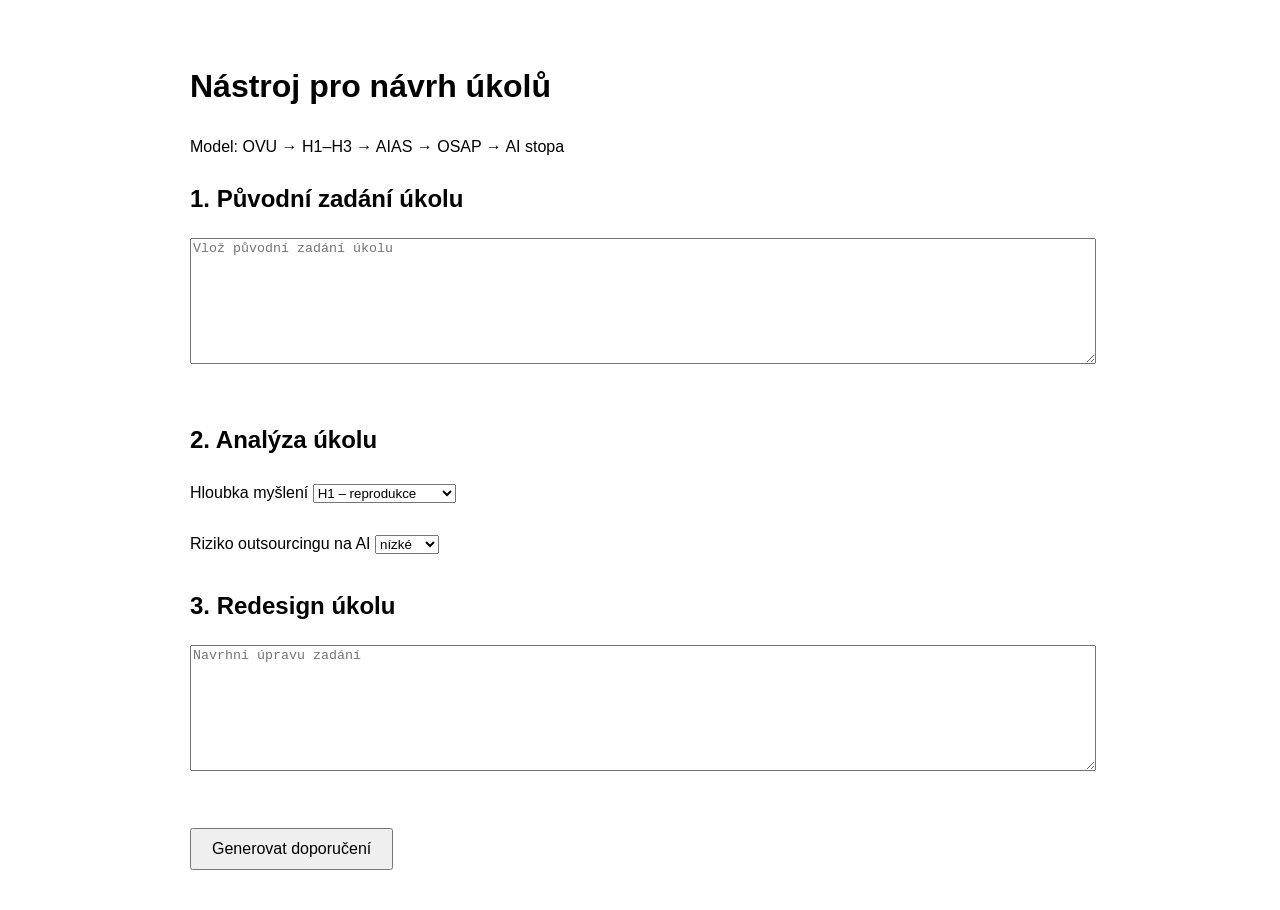
<file: index.html>
<!DOCTYPE html>
<html lang="cs">
<head>
<meta charset="UTF-8">
<title>Nástroj pro návrh úkolů</title>

<style>
body{
font-family: Arial;
max-width:900px;
margin:auto;
padding:40px;
line-height:1.6;
}

textarea{
width:100%;
height:120px;
margin-bottom:20px;
}

button{
padding:10px 20px;
font-size:16px;
}

.section{
margin-bottom:30px;
}
</style>

</head>

<body>

<h1>Nástroj pro návrh úkolů</h1>

<p>
Model: OVU → H1–H3 → AIAS → OSAP → AI stopa
</p>

<div class="section">
<h2>1. Původní zadání úkolu</h2>
<textarea placeholder="Vlož původní zadání úkolu"></textarea>
</div>

<div class="section">
<h2>2. Analýza úkolu</h2>

<label>Hloubka myšlení</label>
<select>
<option>H1 – reprodukce</option>
<option>H2 – aplikace</option>
<option>H3 – přenos / tvorba</option>
</select>

<br><br>

<label>Riziko outsourcingu na AI</label>
<select>
<option>nízké</option>
<option>střední</option>
<option>vysoké</option>
</select>

</div>

<div class="section">
<h2>3. Redesign úkolu</h2>
<textarea placeholder="Navrhni úpravu zadání"></textarea>
</div>

<button>Generovat doporučení</button>

</body>
</html>
</file>
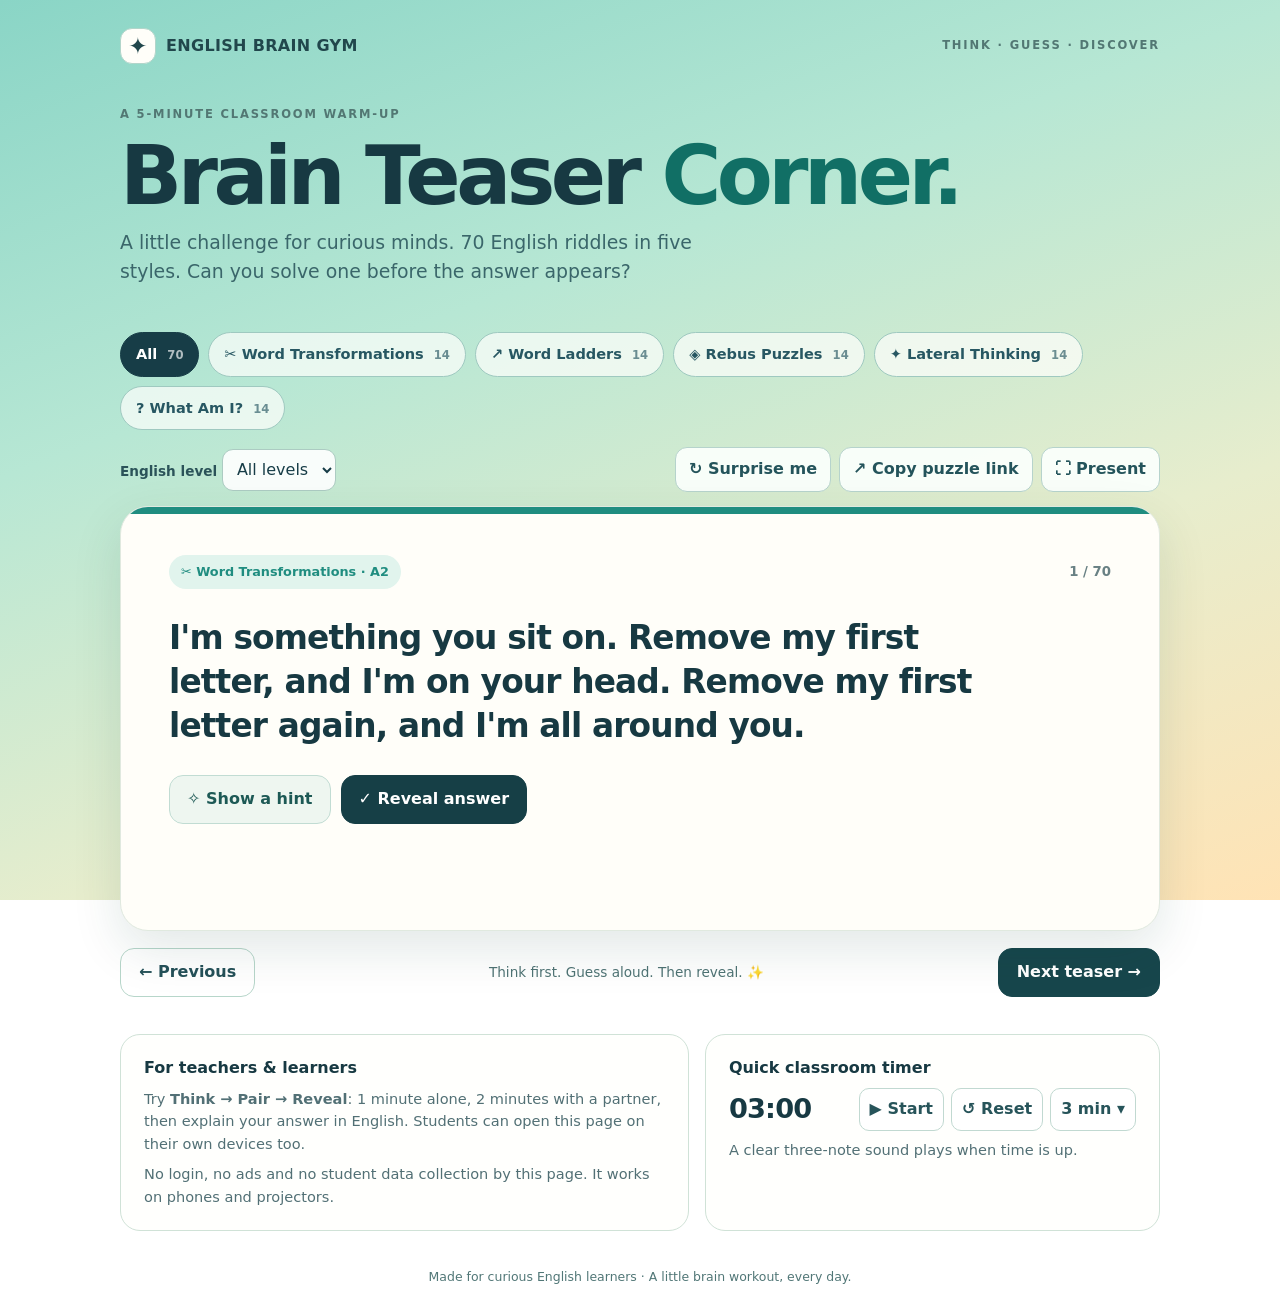
<file: brain-teaser-corner/index.html>
<!doctype html>
<html lang="en">
<head>
<meta charset="UTF-8"><meta name="viewport" content="width=device-width, initial-scale=1">
<meta name="theme-color" content="#c5efe3">
<meta name="description" content="70 English brain teasers for the classroom: word transformations, word ladders, rebus puzzles, lateral thinking, and What Am I?">
<title>Brain Teaser Corner · English warm-ups</title>
<style>
:root{color-scheme:light;--ink:#173942;--muted:#59747b;--paper:#fffef9;--border:#cbded9;--accent:#208d80;--accent-light:#d8f2ea;--shadow:0 18px 50px rgba(16,63,60,.12)}
*{box-sizing:border-box}html{scroll-behavior:smooth}body{margin:0;color:var(--ink);font:16px/1.55 ui-sans-serif,system-ui,-apple-system,BlinkMacSystemFont,"Segoe UI",sans-serif;background:linear-gradient(160deg,#8ad5c6 0%,#b7e7d4 35%,#e7edcd 68%,#ffe3b5 100%) fixed;min-height:100vh}
button,select{font:inherit}button{cursor:pointer}button:focus-visible,select:focus-visible,a:focus-visible{outline:3px solid #2844ad;outline-offset:3px}
.wrap{width:min(100% - 36px,1040px);margin:auto}header{padding:28px 0 12px}.brand{display:flex;align-items:center;gap:10px;color:#21474c;font-weight:780;letter-spacing:.02em}.brand-icon{display:grid;place-items:center;width:36px;height:36px;background:var(--paper);border-radius:12px;border:1px solid #b2d5ca;font-size:23px}.top{display:flex;gap:18px;align-items:center;justify-content:space-between}.eyebrow{text-transform:uppercase;letter-spacing:.16em;font-weight:800;font-size:.72rem;color:#527773}.hero{padding:30px 0 20px}.hero h1{margin:10px 0 9px;font-size:clamp(2.45rem,6.5vw,5.1rem);line-height:1.04;letter-spacing:-.055em;font-weight:850}.hero h1 span{color:#116f65}.subtitle{margin:0;color:#3a666a;max-width:620px;font-size:clamp(1rem,2.2vw,1.18rem)}
.pills{display:flex;flex-wrap:wrap;gap:9px;margin:26px 0 17px}.pill{border:1px solid #9fc9c0;background:rgba(255,255,252,.70);border-radius:40px;padding:10px 15px;color:#275762;font-size:.91rem;font-weight:650;min-height:43px}.pill[aria-pressed="true"]{background:#173d47;color:#fff;border-color:#173d47}.pill .count{opacity:.66;padding-left:5px;font-size:.8em}
.toolbar{display:flex;justify-content:space-between;align-items:center;gap:12px;flex-wrap:wrap;margin-bottom:14px}.toolbar-right{display:flex;gap:8px;flex-wrap:wrap;align-items:center}.level-label{font-size:.85rem;font-weight:750;color:#2b5359}.level-select{background:rgba(255,255,255,.9);color:#173d47;border:1px solid #accbc2;border-radius:11px;padding:9px 10px;min-height:42px}.small-btn{border:1px solid #b6d3cc;color:#24545b;background:#fbfffcee;padding:9px 13px;min-height:42px;border-radius:12px;font-weight:700}.small-btn:hover,.pill:hover{filter:brightness(.96)}.small-btn[disabled]{opacity:.45;cursor:not-allowed}
.main-card{position:relative;border-radius:28px;border:1px solid #e0e9df;background:var(--paper);padding:clamp(22px,4.5vw,48px);min-height:425px;box-shadow:var(--shadow);overflow:hidden}.main-card:before{content:"";position:absolute;top:0;left:0;right:0;height:7px;background:var(--accent)}
.kicker{display:flex;justify-content:space-between;align-items:center;gap:10px;flex-wrap:wrap}.category-chip{border-radius:30px;background:var(--accent-light);color:var(--accent);padding:7px 12px;font-size:.8rem;font-weight:800}.card-counter{font-size:.83rem;color:#698184;font-weight:700}.question{font-size:clamp(1.32rem,2.65vw,2.05rem);font-weight:770;letter-spacing:-.026em;line-height:1.35;margin:27px 0 22px;max-width:840px}.rebus-visual{font-family:ui-monospace,SFMono-Regular,Consolas,monospace;font-size:clamp(1.6rem,4.8vw,3rem);font-weight:850;line-height:1.35;letter-spacing:.04em;white-space:pre;overflow:auto;text-align:center;background:#f0f8f4;border:2px dashed #c8e1d4;border-radius:17px;padding:24px 12px;margin:13px 0 23px}.ladder-visual{background:#f0f6ff;border:2px dashed #ccd8ea;border-radius:16px;padding:22px 15px;font-size:clamp(1.25rem,3vw,1.75rem);font-weight:850;text-align:center;letter-spacing:.035em;margin:15px 0 22px}.ladder-visual .blank{color:#8b9fa8;padding:0 5px}
.actions{display:flex;flex-wrap:wrap;gap:10px;margin-top:26px}.action{min-height:48px;border-radius:14px;padding:11px 17px;border:1px solid #c1dcd3;background:#eef6f0;color:#1d5955;font-weight:800}.action.primary{background:#163f46;border-color:#163f46;color:white}.action:hover{transform:translateY(-1px)}.action[aria-expanded="true"]{background:#dce9e5}
.reveal{margin-top:19px;padding:18px 20px;background:#eaf5ee;border-left:4px solid var(--accent);border-radius:13px}.reveal h3{margin:0 0 7px;font-size:.8rem;letter-spacing:.08em;text-transform:uppercase;color:#27786a}.reveal p{margin:0;font-size:1.08rem;overflow-wrap:anywhere}.reveal p.answer{font-weight:800;color:#153e3f;font-size:clamp(1.13rem,2.4vw,1.5rem)}.reveal p.why{font-size:.93rem;color:#54716c;margin-top:9px}.hidden{display:none!important}
.bottom-nav{display:flex;justify-content:space-between;gap:10px;align-items:center;margin:17px 0 7px;flex-wrap:wrap}.nav-btn{background:rgba(255,255,255,.81);border:1px solid #b7d6ca;border-radius:14px;min-height:46px;padding:11px 18px;color:#245058;font-weight:800}.nav-btn.next{background:#17464c;color:white;border-color:#17464c}.tip{color:#4f7374;font-size:.85rem}.below{display:grid;grid-template-columns:1.25fr 1fr;gap:16px;margin:37px 0 36px}.info{border-radius:20px;border:1px solid #d0e2d7;background:rgba(255,255,252,.72);padding:21px 23px}.info h2{font-size:1rem;margin:0 0 7px}.info p{margin:0;color:#527075;font-size:.91rem}.info .tiny{margin-top:8px}.timer-box{display:flex;justify-content:space-between;align-items:center;gap:10px}.time{font-weight:900;font-size:1.7rem;font-variant-numeric:tabular-nums;letter-spacing:-.03em}.timer-buttons{display:flex;gap:7px;flex-wrap:wrap}.timer-buttons button{padding:8px 10px;background:white;border:1px solid #c1d9d1;border-radius:10px;font-weight:700;color:#27545a}
footer{text-align:center;color:#517777;font-size:.78rem;padding:0 0 28px}.footer-link{color:#275a6a;font-weight:700}.notification{position:fixed;bottom:20px;left:50%;transform:translateX(-50%);background:#193f47;color:#fff;padding:12px 19px;border-radius:13px;box-shadow:var(--shadow);z-index:2}
@media(max-width:660px){.wrap{width:min(100% - 22px,1040px)}header{padding-top:16px}.hero{padding-top:20px}.pills{margin-top:22px}.main-card{border-radius:20px;min-height:425px}.below{grid-template-columns:1fr}.bottom-nav .tip{order:3;width:100%;text-align:center}.small-btn{padding:8px 11px}.rebus-visual{font-size:1.25rem;padding:22px 6px}.timer-box{align-items:flex-start;flex-direction:column}}
@media(prefers-reduced-motion:reduce){*,*:before,*:after{animation:none!important;scroll-behavior:auto!important;transition:none!important}}
@media print{body{background:#fff}header,.pills,.toolbar,.actions,.bottom-nav,.below,footer{display:none}.main-card{box-shadow:none;border:1px solid #777}.reveal.hidden{display:block!important}}
</style>
</head>
<body>
<div class="wrap">
<header class="top"><div class="brand"><span class="brand-icon" aria-hidden="true">✦</span> ENGLISH BRAIN GYM</div><div class="eyebrow">Think · Guess · Discover</div></header>
<section class="hero"><div class="eyebrow">A 5-minute classroom warm-up</div><h1>Brain Teaser <span>Corner.</span></h1><p class="subtitle">A little challenge for curious minds. 70 English riddles in five styles. Can you solve one before the answer appears?</p></section>
<nav class="pills" id="categoryNav" aria-label="Puzzle categories"></nav>
<div class="toolbar"><div><label class="level-label" for="level">English level </label><select id="level" class="level-select"><option value="all">All levels</option><option value="A2">A2</option><option value="B1">B1</option><option value="B2">B2</option></select></div><div class="toolbar-right"><button class="small-btn" id="randomBtn" type="button">↻ Surprise me</button><button class="small-btn" id="shareBtn" type="button">↗ Copy puzzle link</button><button class="small-btn" id="fullBtn" type="button">⛶ Present</button></div></div>
<main>
<article class="main-card" id="puzzleCard" aria-labelledby="question"><div class="kicker"><span class="category-chip" id="categoryChip"></span><span class="card-counter" id="count"></span></div><h2 id="question" class="question"></h2><div id="visual" class="rebus-visual hidden" aria-label="Visual rebus puzzle"></div><div id="ladderVisual" class="ladder-visual hidden" aria-hidden="true"></div><div class="actions"><button class="action" id="hintBtn" aria-expanded="false" type="button">✧ Show a hint</button><button class="action primary" id="answerBtn" aria-expanded="false" type="button">✓ Reveal answer</button></div><div class="reveal hidden" id="hintPanel" aria-live="polite"><h3>Hint</h3><p id="hintText"></p></div><div class="reveal hidden" id="answerPanel" aria-live="polite"><h3>Solution</h3><p class="answer" id="answerText"></p><p class="why" id="explanation"></p></div></article>
<div class="bottom-nav"><button class="nav-btn" id="prevBtn" type="button">← Previous</button><div class="tip">Think first. Guess aloud. Then reveal. ✨</div><button class="nav-btn next" id="nextBtn" type="button">Next teaser →</button></div>
</main>
<section class="below" aria-label="Classroom tools"><div class="info"><h2>For teachers & learners</h2><p>Try <strong>Think → Pair → Reveal</strong>: 1 minute alone, 2 minutes with a partner, then explain your answer in English. Students can open this page on their own devices too.</p><p class="tiny">No login, no ads and no student data collection by this page. It works on phones and projectors.</p></div><div class="info"><h2>Quick classroom timer</h2><div class="timer-box"><div class="time" id="timerReadout" aria-live="off">03:00</div><div class="timer-buttons"><button id="timerStart" type="button">▶ Start</button><button id="timerReset" type="button">↺ Reset</button><button id="timerDuration" type="button" title="Change between 2, 3 and 5 minutes">3 min ▾</button></div></div><p class="tiny">A clear three-note sound plays when time is up.</p></div></section>
<footer>Made for curious English learners · A little brain workout, every day.</footer>
</div><div class="notification hidden" role="status" id="toast"></div>
<script>
"use strict";
const DATA={"categoryMeta":[{"id":"transform","name":"Word Transformations","icon":"✂","summary":"Remove letters. Find new words.","color":"#208d80"},{"id":"ladder","name":"Word Ladders","icon":"↗","summary":"Change one letter at a time.","color":"#5364ba"},{"id":"rebus","name":"Rebus Puzzles","icon":"◈","summary":"Read between the lines.","color":"#aa637b"},{"id":"lateral","name":"Lateral Thinking","icon":"✦","summary":"Look beyond the obvious.","color":"#c17b33"},{"id":"what","name":"What Am I?","icon":"?","summary":"Follow the clues.","color":"#507f6f"}],"puzzles":[{"id":1,"q":"I'm something you sit on. Remove my first letter, and I'm on your head. Remove my first letter again, and I'm all around you.","hint":"Think about furniture, hair and the atmosphere.","a":"CHAIR → HAIR → AIR","why":"Each time, remove the first letter to reveal another English word.","level":"A2","type":"transform"},{"id":2,"q":"I'm the amount of money you pay. Remove my first letter, and I'm food. Remove my first letter again, and I'm frozen water.","hint":"The middle word is often served with curry.","a":"PRICE → RICE → ICE","why":"PRICE loses P; RICE loses R.","level":"A2","type":"transform"},{"id":3,"q":"I'm something you eat from. Remove my first letter, and I'm not on time. Remove my first letter again, and I'm the past tense of 'eat'.","hint":"Think about dinner.","a":"PLATE → LATE → ATE","why":"PLATE loses P, then LATE loses L.","level":"A2","type":"transform"},{"id":4,"q":"I'm what your eyes do in a fraction of a second. Remove my first letter, and I'm a connection. Remove my first letter again, and I can be used for writing.","hint":"The first word begins with B.","a":"BLINK → LINK → INK","why":"One letter disappears from the beginning at every step.","level":"A2","type":"transform"},{"id":5,"q":"I'm a hard object found on the ground. Remove my first letter, and I'm a quality of a voice. Remove my first letter again, and I'm a number.","hint":"The final word is the smallest positive whole number.","a":"STONE → TONE → ONE","why":"Remove S, then T.","level":"A2","type":"transform"},{"id":6,"q":"I'm what you do when you give someone part of what you have. Remove my first letter, and I'm an animal with long ears. Remove my first letter again, and I'm a form of 'be'.","hint":"The animal looks like a rabbit.","a":"SHARE → HARE → ARE","why":"SHARE loses S, then HARE loses H.","level":"B1","type":"transform"},{"id":7,"q":"I'm what you do at the beginning of a race. Remove my first letter, and I'm a small sweet pastry. Remove my first letter again, and I'm something you can see in a museum.","hint":"You might visit a gallery to see the final word.","a":"START → TART → ART","why":"Remove the first letter twice.","level":"A2","type":"transform"},{"id":8,"q":"I'm the enormous area beyond Earth. Remove my first letter, and I'm the speed of someone's walking. Remove my first letter again, and I'm a playing card.","hint":"The last word can be the highest card.","a":"SPACE → PACE → ACE","why":"SPACE loses S; PACE loses P.","level":"B1","type":"transform"},{"id":9,"q":"I'm a sudden burst of light. Remove my first letter, and I'm a hair at the edge of your eyelid. Remove my first letter again, and I'm what is left after a fire.","hint":"Think of cameras, eyelashes and fireplaces.","a":"FLASH → LASH → ASH","why":"Remove the first letter twice.","level":"B1","type":"transform"},{"id":10,"q":"I'm a verb meaning to tell someone off. Remove my first letter, and I describe low temperature. Remove my first letter again, and I describe someone or something that has existed a long time.","hint":"The middle word is the opposite of hot.","a":"SCOLD → COLD → OLD","why":"SCOLD loses S, then COLD loses C.","level":"B1","type":"transform"},{"id":11,"q":"Turn CAT into DOG in 3 moves. Change only ONE letter at a time; every new word must be a real English word.","hint":"A small pet becomes another pet.","a":"CAT → COT → DOT → DOG","why":"Each arrow changes exactly one letter. Here is one valid route (other routes may exist).","level":"A2","type":"ladder"},{"id":12,"q":"Turn COLD into WARM in 4 moves. Change only ONE letter at a time; every new word must be a real English word.","hint":"Think of strings, postcards and hospital rooms.","a":"COLD → CORD → CARD → WARD → WARM","why":"Each arrow changes exactly one letter. Here is one valid route (other routes may exist).","level":"A2","type":"ladder"},{"id":13,"q":"Turn PIG into COW in 5 moves. Change only ONE letter at a time; every new word must be a real English word.","hint":"This route includes a bag and a swamp.","a":"PIG → BIG → BAG → BOG → COG → COW","why":"Each arrow changes exactly one letter. Here is one valid route (other routes may exist).","level":"A2","type":"ladder"},{"id":14,"q":"Turn SAND into WIND in 4 moves. Change only ONE letter at a time; every new word must be a real English word.","hint":"Some middle words are verbs.","a":"SAND → BAND → BEND → BIND → WIND","why":"Each arrow changes exactly one letter. Here is one valid route (other routes may exist).","level":"A2","type":"ladder"},{"id":15,"q":"Turn BOOK into READ in 7 moves. Change only ONE letter at a time; every new word must be a real English word.","hint":"The path visits the moon.","a":"BOOK → BOON → MOON → MOAN → MEAN → DEAN → DEAD → READ","why":"Each arrow changes exactly one letter. Here is one valid route (other routes may exist).","level":"B1","type":"ladder"},{"id":16,"q":"Turn LOVE into LIFE in 2 moves. Change only ONE letter at a time; every new word must be a real English word.","hint":"One middle word is also a verb meaning 'be alive'.","a":"LOVE → LIVE → LIFE","why":"Each arrow changes exactly one letter. Here is one valid route (other routes may exist).","level":"A2","type":"ladder"},{"id":17,"q":"Turn COLD into HOME in 3 moves. Change only ONE letter at a time; every new word must be a real English word.","hint":"Think of holding something, then an opening.","a":"COLD → HOLD → HOLE → HOME","why":"Each arrow changes exactly one letter. Here is one valid route (other routes may exist).","level":"A2","type":"ladder"},{"id":18,"q":"Turn MAKE into BITE in 3 moves. Change only ONE letter at a time; every new word must be a real English word.","hint":"A baker and a bicycle might help.","a":"MAKE → BAKE → BIKE → BITE","why":"Each arrow changes exactly one letter. Here is one valid route (other routes may exist).","level":"A2","type":"ladder"},{"id":19,"q":"Turn RING into SONG in 3 moves. Change only ONE letter at a time; every new word must be a real English word.","hint":"Two middle words are forms of the same verb.","a":"RING → SING → SANG → SONG","why":"Each arrow changes exactly one letter. Here is one valid route (other routes may exist).","level":"A2","type":"ladder"},{"id":20,"q":"Turn HAND into FOOT in 6 moves. Change only ONE letter at a time; every new word must be a real English word.","hint":"The final middle word is something you wear.","a":"HAND → BAND → BOND → BOLD → BOLT → BOOT → FOOT","why":"Each arrow changes exactly one letter. Here is one valid route (other routes may exist).","level":"B1","type":"ladder"},{"id":21,"visual":"   MAN\n─────────\n  BOARD","a":"Man overboard","hint":"Which word is over the other?","why":"MAN appears over BOARD.","q":"What English word or expression does this picture represent?","level":"A2–B1","type":"rebus"},{"id":22,"visual":"  STAND\n     I","a":"I understand","hint":"Where is the I?","why":"The letter I is under the word STAND.","q":"What English word or expression does this picture represent?","level":"A2–B1","type":"rebus"},{"id":23,"visual":" HEAD\n───────\n HEELS","a":"Head over heels","hint":"Look at what is above what.","why":"HEAD is over HEELS.","q":"What English word or expression does this picture represent?","level":"A2–B1","type":"rebus"},{"id":24,"visual":"SIDE       SIDE","a":"Side by side","hint":"Where are the two identical words?","why":"The two SIDEs are next to each other.","q":"What English word or expression does this picture represent?","level":"A2–B1","type":"rebus"},{"id":25,"visual":"  MIND\n─────────\n MATTER","a":"Mind over matter","hint":"Where is MIND?","why":"MIND is over MATTER.","q":"What English word or expression does this picture represent?","level":"A2–B1","type":"rebus"},{"id":26,"visual":"E C N A L G","a":"A backward glance","hint":"Try reading the letters from right to left.","why":"GLANCE is written backwards.","q":"What English word or expression does this picture represent?","level":"A2–B1","type":"rebus"},{"id":27,"visual":"NOON       GOOD","a":"Good afternoon","hint":"Where is GOOD in relation to NOON?","why":"GOOD comes after NOON.","q":"What English word or expression does this picture represent?","level":"A2–B1","type":"rebus"},{"id":28,"visual":"CYCLE\nCYCLE\nCYCLE","a":"Tricycle","hint":"Count the cycles.","why":"There are three (tri-) cycles.","q":"What English word or expression does this picture represent?","level":"A2–B1","type":"rebus"},{"id":29,"visual":"PRO\n\nMISE","a":"A broken promise","hint":"Think about the missing connection.","why":"The word PROMISE has been broken into two parts.","q":"What English word or expression does this picture represent?","level":"A2–B1","type":"rebus"},{"id":30,"visual":"────────────\n    READ\n────────────","a":"Read between the lines","hint":"What should you do with the word in the middle?","why":"READ is literally between two lines.","q":"What English word or expression does this picture represent?","level":"A2–B1","type":"rebus"},{"id":31,"q":"A man pushes his car to a hotel. Suddenly, he knows he has lost all his money. Why?","hint":"It isn't a real car.","a":"He's playing Monopoly.","why":"The car is his game piece, and the hotel is on a property he landed on.","level":"B1","type":"lateral"},{"id":32,"q":"A short woman lives on the 20th floor. On most days she takes the lift to the 12th floor and walks up. On rainy days she goes straight to the 20th. Why?","hint":"Think about what she carries when it rains.","a":"She can reach the 20th-floor button with her umbrella.","why":"Without it, she can only reach the lower buttons.","level":"B1","type":"lateral"},{"id":33,"q":"There is water and broken glass on the floor. Two dead creatures lie nearby. No one has entered the room. What happened?","hint":"The creatures don't need to breathe air.","a":"A fishbowl broke and two fish died.","why":"The broken glass and water came from the fishbowl.","level":"A2","type":"lateral"},{"id":34,"q":"A player runs away from home, turns left three times, and arrives back home to find two people wearing masks. What sport is this?","hint":"'Home' has a special meaning in this sport.","a":"Baseball.","why":"The player ran round the bases. The catcher and umpire wear masks.","level":"B1","type":"lateral"},{"id":35,"q":"You have one match, a candle, an oil lamp and a fireplace. What do you light first?","hint":"You need something before you can light the other three.","a":"The match.","why":"You must light the match before anything else.","level":"A2","type":"lateral"},{"id":36,"q":"A doctor tells you to take three pills, one every 30 minutes. You take the first pill now. How long until you take the third?","hint":"Write down the times: 0, 30, ...","a":"60 minutes.","why":"The first is now, the second after 30 minutes, and the third after 60.","level":"A2","type":"lateral"},{"id":37,"q":"A person is found dead in a field. Nearby is an unopened package. What is the package?","hint":"The person fell from a great height.","a":"A parachute that didn't open.","why":"The 'package' is the unopened parachute.","level":"B1","type":"lateral"},{"id":38,"q":"A driver goes along a dark-looking road with no headlights and no streetlights, yet sees a pedestrian clearly. How?","hint":"Was it really night?","a":"It was daytime.","why":"Nothing says the drive happened after sunset.","level":"A2","type":"lateral"},{"id":39,"q":"Two fathers and two sons share three sandwiches. Each person gets one. How is that possible?","hint":"One person can be both a father and a son.","a":"There are three people: grandfather, father and son.","why":"The middle person counts as both a father and a son.","level":"A2","type":"lateral"},{"id":40,"q":"Three doctors say Sam is their brother. Sam says, 'I have no brothers.' How can both statements be true?","hint":"Don't assume the doctors are men.","a":"The three doctors are Sam's sisters.","why":"They can truthfully call Sam their brother, while Sam has no brothers.","level":"A2","type":"lateral"},{"id":41,"q":"I have keys but no locks, and a space but no room. You can enter, but you cannot go inside. What am I?","hint":"You probably use me at a computer.","a":"A keyboard.","why":"A keyboard has keys, a Space key and an Enter key.","level":"A2","type":"what"},{"id":42,"q":"The more I dry, the wetter I become. What am I?","hint":"You often use me after a shower.","a":"A towel.","why":"A towel absorbs the water as it dries you.","level":"A2","type":"what"},{"id":43,"q":"I can travel around the world while staying in a corner. What am I?","hint":"Think of sending a letter.","a":"A postage stamp.","why":"A stamp stays in the corner of an envelope while it travels.","level":"B1","type":"what"},{"id":44,"q":"I have a face and hands but no arms or legs. What am I?","hint":"I can tell you something about time.","a":"A clock.","why":"A clock has a face and hands.","level":"A2","type":"what"},{"id":45,"q":"I have a neck but no head, and a body but no legs. What am I?","hint":"You might fill me with water.","a":"A bottle.","why":"Bottles have necks and bodies.","level":"A2","type":"what"},{"id":46,"q":"The more you take away from me, the bigger I get. What am I?","hint":"Imagine digging in the ground.","a":"A hole.","why":"Removing soil makes a hole bigger.","level":"A2","type":"what"},{"id":47,"q":"I'm lighter than a feather, but you cannot hold me for very long. What am I?","hint":"You do it all day without thinking.","a":"Your breath.","why":"You can hold your breath only for a limited time.","level":"B1","type":"what"},{"id":48,"q":"I have lots of teeth but I never bite. What am I?","hint":"You might use me in front of a mirror.","a":"A comb.","why":"A comb has teeth to separate strands of hair.","level":"A2","type":"what"},{"id":49,"q":"I have cities but no houses, forests but no trees, and rivers but no water. What am I?","hint":"Travellers and geography students use me.","a":"A map.","why":"A map shows places using symbols rather than real buildings or rivers.","level":"B1","type":"what"},{"id":50,"q":"I'm always ahead of you, but you can never see me. What am I?","hint":"Yesterday, today, tomorrow...","a":"The future.","why":"The future lies ahead and hasn't happened yet.","level":"B1","type":"what"},{"id":51,"type":"transform","level":"B2","q":"I'm a place where horses are kept. Remove my first letter, and I'm a piece of furniture. Remove my first letter again, and I mean 'capable'. What am I?","hint":"The first word has six letters and begins with S.","a":"STABLE → TABLE → ABLE","why":"Removing the first letter twice creates two entirely different words."},{"id":52,"type":"transform","level":"B2","q":"I'm a loud cry of fear or excitement. Without my first letter, I'm a rich ingredient in desserts. Remove another first letter, and I'm a quantity of paper. What am I?","hint":"The final word means 500 sheets of paper.","a":"SCREAM → CREAM → REAM","why":"Each step removes the first letter. REAM is a quantity of paper."},{"id":53,"type":"transform","level":"B2","q":"I'm a tiny flash of light that could start a fire. Remove my first letter and I become a place for a picnic. Remove my first letter again and I become a large vessel from an ancient story. What am I?","hint":"The final word is associated with Noah.","a":"SPARK → PARK → ARK","why":"Three nouns, each made by removing the previous word's first letter."},{"id":54,"type":"transform","level":"B2","q":"As a verb, I can mean 'to have something extra'. Remove my first letter, and I mean 'to trim something carefully'. Remove my first letter again, and I become a form of the verb 'be'. What am I?","hint":"The second word is an advanced verb often used when talking about fruit or nails.","a":"SPARE → PARE → ARE","why":"PARE means to peel or trim. SPARE → PARE → ARE."},{"id":55,"type":"ladder","level":"B2","q":"Turn HEAD into TAIL in exactly 7 moves. Change one letter each time, and use only real English words.","hint":"Some intermediate words are HEAT, MEAL and TEAL.","a":"HEAD → HEAT → MEAT → MEAL → TEAL → TELL → TALL → TAIL","why":"Every pair differs by exactly one letter. TEAL is a blue-green colour (and a duck)."},{"id":56,"type":"ladder","level":"B2","q":"Can you turn LOVE into HATE in exactly 4 single-letter changes? All intermediate words must be real words.","hint":"The middle of the chain includes MOTE, meaning a tiny particle.","a":"LOVE → MOVE → MOTE → MATE → HATE","why":"Every step replaces exactly one letter; a MOTE is a tiny speck."},{"id":57,"type":"ladder","level":"B2","q":"Turn FIRE into COLD in 9 moves. Each step changes exactly one letter, and every step must be a real word.","hint":"Start FIRE → FINE → LINE. Later you'll meet COVE and CORE.","a":"FIRE → FINE → LINE → LONE → LOVE → COVE → CONE → CORE → CORD → COLD","why":"There are 9 single-letter changes from the first word to the last."},{"id":58,"type":"ladder","level":"B2","q":"Make RAIN turn into HEAT in exactly 7 moves. Change only one letter per step.","hint":"The chain passes through PAIR, HAIR and HEIR.","a":"RAIN → PAIN → PAIR → FAIR → HAIR → HEIR → HEAR → HEAT","why":"HEIR is pronounced like AIR; each pair of written words still differs by just one letter."},{"id":59,"type":"rebus","level":"B2","q":"Which common English expression is hidden in this arrangement?","visual":"   YOU\n   JUST\n    ME","hint":"Think about the word in the middle.","a":"Just between you and me","why":"JUST is between YOU and ME."},{"id":60,"type":"rebus","level":"B2","q":"Say the letters aloud. What expression do you hear?","visual":"C   C   C   C   C   C   C","hint":"Count the letters, then think of the ocean.","a":"The seven seas","why":"Seven letter Cs sound like 'seven seas'."},{"id":61,"type":"rebus","level":"B2","q":"Decode the arrangement. What advice does it give?","visual":"  THINK\n┌──────────┐\n│   BOX    │\n└──────────┘","hint":"Where is THINK in relation to the box?","a":"Think outside the box","why":"THINK appears outside the outlined box."},{"id":62,"type":"rebus","level":"B2","q":"Which expression describes this repeated visual pattern?","visual":"HISTORY\nHISTORY\nHISTORY","hint":"The same thing is happening again and again.","a":"History repeats itself","why":"HISTORY is repeated three times."},{"id":63,"type":"lateral","level":"B2","q":"A man looks at a photograph and says: 'Brothers and sisters have I none, but that man's father is my father's son.' Who is in the photograph?","hint":"If he has no siblings, who is 'my father's son'?","a":"His son.","why":"With no brothers, 'my father's son' must be the speaker himself. He is the photographed person's father."},{"id":64,"type":"lateral","level":"B2","q":"A girl has exactly as many brothers as sisters. Each of her brothers has half as many brothers as sisters. How many boys and girls are in the family?","hint":"A girl doesn't count herself among the sisters; a boy doesn't count himself among the brothers.","a":"3 boys and 4 girls.","why":"Each girl has 3 brothers and 3 sisters. Each boy has 2 brothers and 4 sisters."},{"id":65,"type":"lateral","level":"B2","q":"A boat is full of passengers. Minutes later, there isn't a single person on board, even though every passenger is still there. How?","hint":"The word 'single' has two different meanings.","a":"All the passengers are married.","why":"Not a single (unmarried) person is on board."},{"id":66,"type":"lateral","level":"B2","q":"A man falls from a 20-storey building, lands on the ground and survives without serious injury. How is that possible?","hint":"The building is 20 storeys tall. But where did he fall from?","a":"He fell from a ground-floor window.","why":"The height of the building doesn't tell you which floor he fell from."},{"id":67,"type":"what","level":"B2","q":"I can be written, spoken, made, broken, kept or given. I often concern something that hasn't happened yet. What am I?","hint":"Trust matters when I am involved.","a":"A promise.","why":"All six verbs commonly collocate with PROMISE."},{"id":68,"type":"what","level":"B2","q":"I'm a tiny mark that can change a sentence's meaning. Without me, 'Let's eat, Grandma!' becomes worrying. What am I?","hint":"I separate direct address from the rest of a sentence.","a":"A comma.","why":"The comma makes Grandma the person being spoken to, not the food."},{"id":69,"type":"what","level":"B2","q":"I can be a financial institution, the land beside a river, or the sideways tilt of an aircraft. What word am I?","hint":"One word, three unrelated contexts.","a":"BANK.","why":"A bank can hold money, border a river, or describe an aircraft's turn."},{"id":70,"type":"what","level":"B2","q":"You can raise me, pose me, answer me or avoid me. I might start with 'why', but I don't always need a question mark. What am I?","hint":"Think about formal discussions and indirect speech.","a":"A question.","why":"A question may be raised, posed, answered or avoided. Indirect questions don't always end in a question mark."}]};
const puzzles=DATA.puzzles, cats=DATA.categoryMeta;
const $=id=>document.getElementById(id);
let selected="all", level="all", visible=[], pos=0, revealHint=false, revealAnswer=false;
function htmlEscape(x){return x.replaceAll("&","&amp;").replaceAll("<","&lt;").replaceAll(">","&gt;")}
function colorFor(cat){return cats.find(c=>c.id===cat)||cats[0]}
function applyFilters(preferredId){
  visible=puzzles.filter(p=>(selected==="all"||p.type===selected)&&(level==="all"||p.level.includes(level)));
  if(!visible.length){level="all";$("level").value="all";visible=puzzles.filter(p=>selected==="all"||p.type===selected)}
  let found=visible.findIndex(p=>p.id===preferredId);pos=found>=0?found:0;render();
}
function renderNav(){
 const allCount=puzzles.filter(p=>level==="all"||p.level.includes(level)).length;
 $("categoryNav").innerHTML='<button type="button" class="pill" data-cat="all" aria-pressed="'+(selected==="all")+'">All <span class="count">'+allCount+'</span></button>'+
 cats.map(c=>'<button type="button" class="pill" data-cat="'+c.id+'" aria-pressed="'+(selected===c.id)+'">'+c.icon+' '+c.name+' <span class="count">'+puzzles.filter(p=>p.type===c.id&&(level==="all"||p.level.includes(level))).length+'</span></button>').join("");
}
function render(){
 const p=visible[pos];if(!p)return;
 const c=colorFor(p.type);
 document.documentElement.style.setProperty("--accent",c.color);
 document.documentElement.style.setProperty("--accent-light",{"transform":"#e1f4ed","ladder":"#e6eafb","rebus":"#f7e8ed","lateral":"#fff0dc","what":"#e5f2e8"}[p.type]);
 $("categoryChip").textContent=c.icon+" "+c.name+" · "+p.level;
 $("count").textContent=(pos+1)+" / "+visible.length+(level!=="all"?" · "+puzzles.length+" total":"");
 $("question").textContent=p.q;
 $("visual").classList.toggle("hidden",!p.visual);
 $("visual").textContent=p.visual||"";
 $("ladderVisual").classList.toggle("hidden",p.type!=="ladder");
 if(p.type==="ladder"){
 const words=p.a.split(" → ");$("ladderVisual").textContent=words[0]+"  →  "+Array(words.length-2).fill("___").join("  →  ")+"  →  "+words.at(-1);
 }
 $("hintText").textContent=p.hint;$("answerText").textContent=p.a;$("explanation").textContent=p.why;
 revealHint=false;revealAnswer=false;syncReveal();renderNav();
 const u=new URL(location.href);u.searchParams.set("p",String(p.id));history.replaceState(null,"",u);
}
function syncReveal(){
 $("hintPanel").classList.toggle("hidden",!revealHint);$("answerPanel").classList.toggle("hidden",!revealAnswer);
 $("hintBtn").setAttribute("aria-expanded",String(revealHint));$("answerBtn").setAttribute("aria-expanded",String(revealAnswer));
 $("hintBtn").textContent=revealHint?"✧ Hide hint":"✧ Show a hint";
 $("answerBtn").textContent=revealAnswer?"✓ Hide answer":"✓ Reveal answer";
}
function shift(d){pos=(pos+d+visible.length)%visible.length;render()}
function toast(s){const t=$("toast");t.textContent=s;t.classList.remove("hidden");clearTimeout(toast.timer);toast.timer=setTimeout(()=>t.classList.add("hidden"),2600)}
$("categoryNav").addEventListener("click",e=>{const b=e.target.closest("[data-cat]");if(!b)return;selected=b.dataset.cat;applyFilters()});
$("level").addEventListener("change",e=>{level=e.target.value;applyFilters()});
$("hintBtn").addEventListener("click",()=>{revealHint=!revealHint;syncReveal()});
$("answerBtn").addEventListener("click",()=>{revealAnswer=!revealAnswer;syncReveal()});
$("prevBtn").addEventListener("click",()=>shift(-1));$("nextBtn").addEventListener("click",()=>shift(1));
$("randomBtn").addEventListener("click",()=>{if(visible.length<2)return;let k;do{k=Math.floor(Math.random()*visible.length)}while(k===pos);pos=k;render()});
$("shareBtn").addEventListener("click",async()=>{try{await navigator.clipboard.writeText(location.href);toast("Puzzle link copied ✓")}catch(e){const t=document.createElement("textarea");t.value=location.href;document.body.appendChild(t);t.select();document.execCommand("copy");t.remove();toast("Puzzle link copied ✓")}});
$("fullBtn").addEventListener("click",()=>{if(document.fullscreenElement){document.exitFullscreen?.()}else{document.documentElement.requestFullscreen?.().catch(()=>toast("Fullscreen is unavailable in this browser"))}});
document.addEventListener("keydown",e=>{if(["INPUT","TEXTAREA","SELECT","BUTTON"].includes(document.activeElement?.tagName))return;if(e.key==="ArrowRight")shift(1);if(e.key==="ArrowLeft")shift(-1)});
let total=180,remaining=180,interval=null,deadline=0;const durations=[120,180,300];let durPos=1;
function timeRender(){const m=Math.floor(remaining/60),s=remaining%60;$("timerReadout").textContent=String(m).padStart(2,"0")+":"+String(s).padStart(2,"0")}
function threeNoteChime(){
 try{const C=window.AudioContext||window.webkitAudioContext;if(!C)return;const c=new C();[659,784,988].forEach((freq,i)=>{const o=c.createOscillator(),g=c.createGain();o.type="sine";o.frequency.value=freq;o.connect(g);g.connect(c.destination);let t=c.currentTime+i*.24;g.gain.setValueAtTime(.0001,t);g.gain.exponentialRampToValueAtTime(.28,t+.035);g.gain.exponentialRampToValueAtTime(.0001,t+.42);o.start(t);o.stop(t+.45)});setTimeout(()=>c.close(),1800)}catch(e){}
}
function stopTimer(){clearInterval(interval);interval=null;$("timerStart").textContent="▶ Start"}
function tick(){remaining=Math.max(0,Math.ceil((deadline-Date.now())/1000));timeRender();if(!remaining){stopTimer();threeNoteChime();toast("Time is up! Reveal your answer 🎉")}}
$("timerStart").addEventListener("click",()=>{if(interval){remaining=Math.max(0,Math.ceil((deadline-Date.now())/1000));stopTimer();timeRender();return}if(remaining===0)remaining=total;deadline=Date.now()+remaining*1000;interval=setInterval(tick,200);$("timerStart").textContent="Ⅱ Pause";tick()});
$("timerReset").addEventListener("click",()=>{stopTimer();remaining=total;timeRender()});
$("timerDuration").addEventListener("click",()=>{durPos=(durPos+1)%durations.length;total=durations[durPos];remaining=total;stopTimer();$("timerDuration").textContent=total/60+" min ▾";timeRender()});
const params=new URLSearchParams(location.search);let id=Number(params.get("p"));if(!Number.isInteger(id)||id<1||id>puzzles.length)id=1;
selected="all";level="all";applyFilters(id);timeRender();
</script>
</body>
</html>
</file>
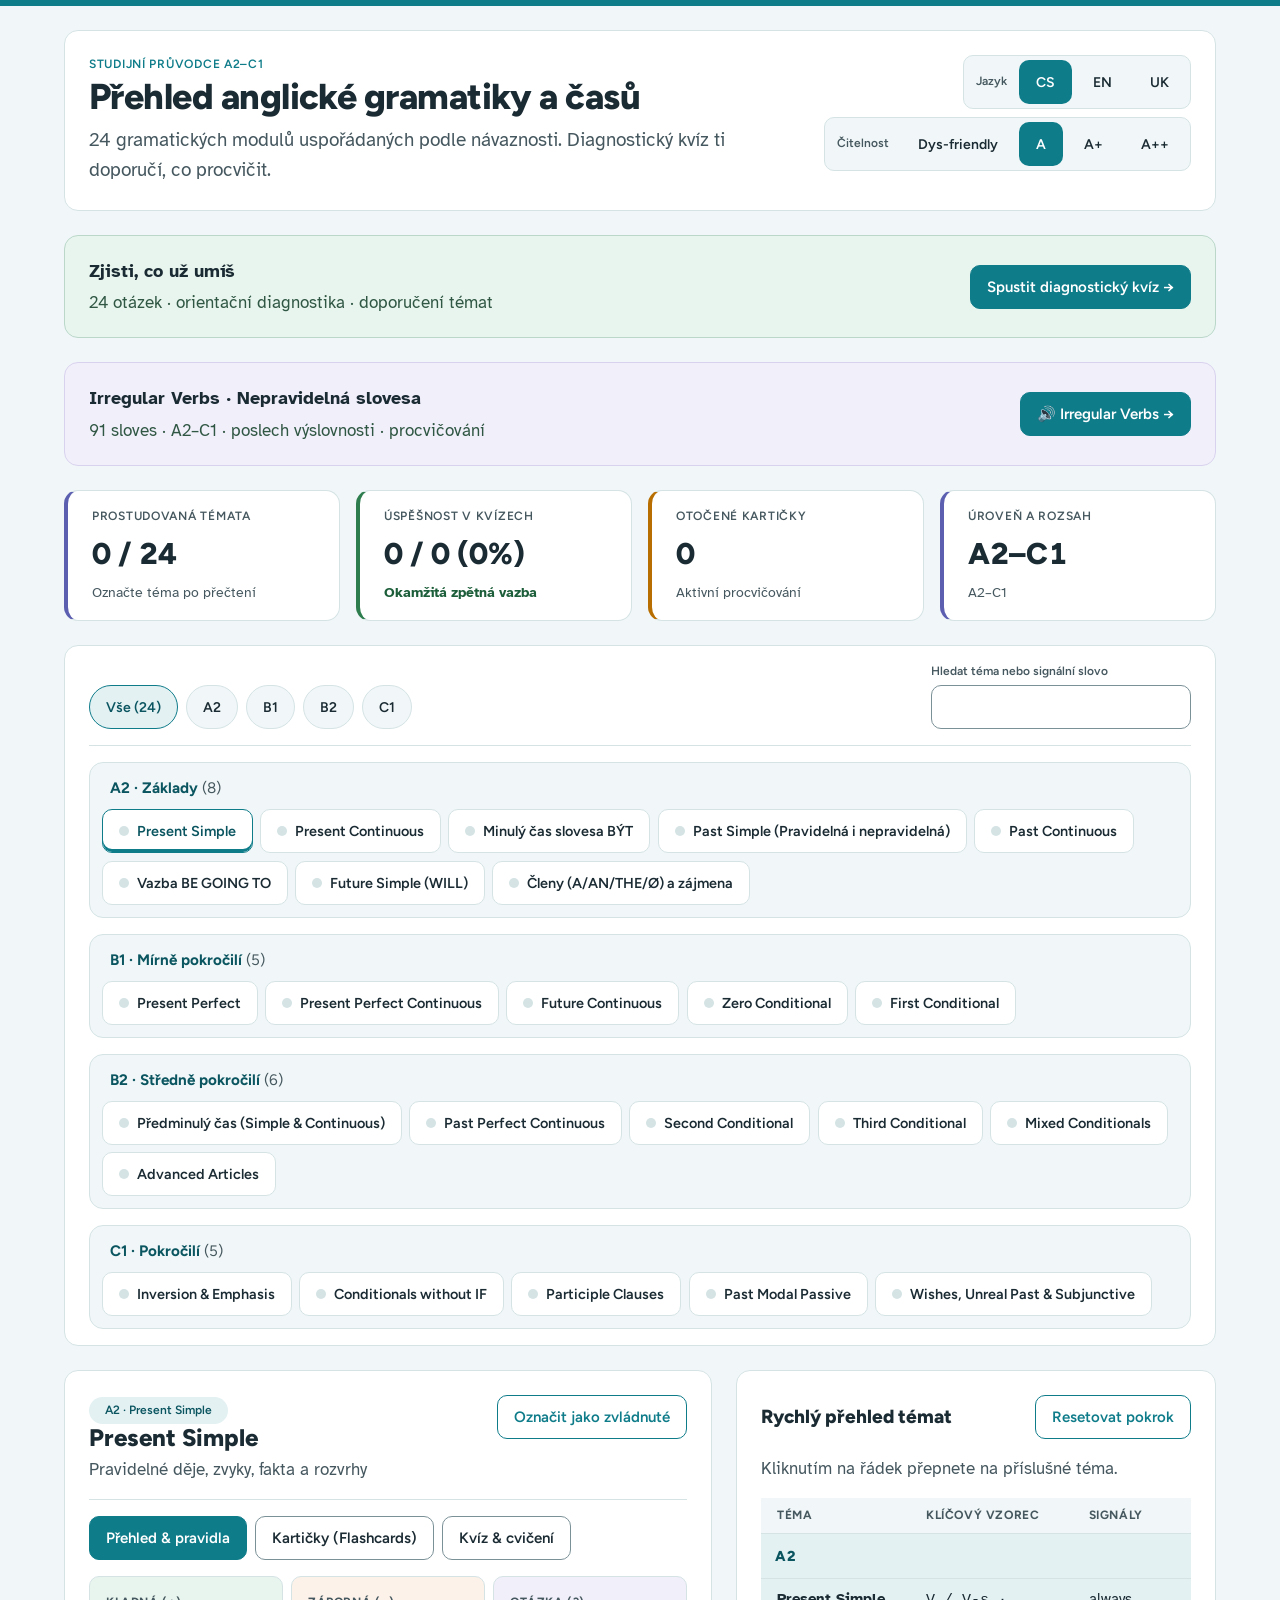
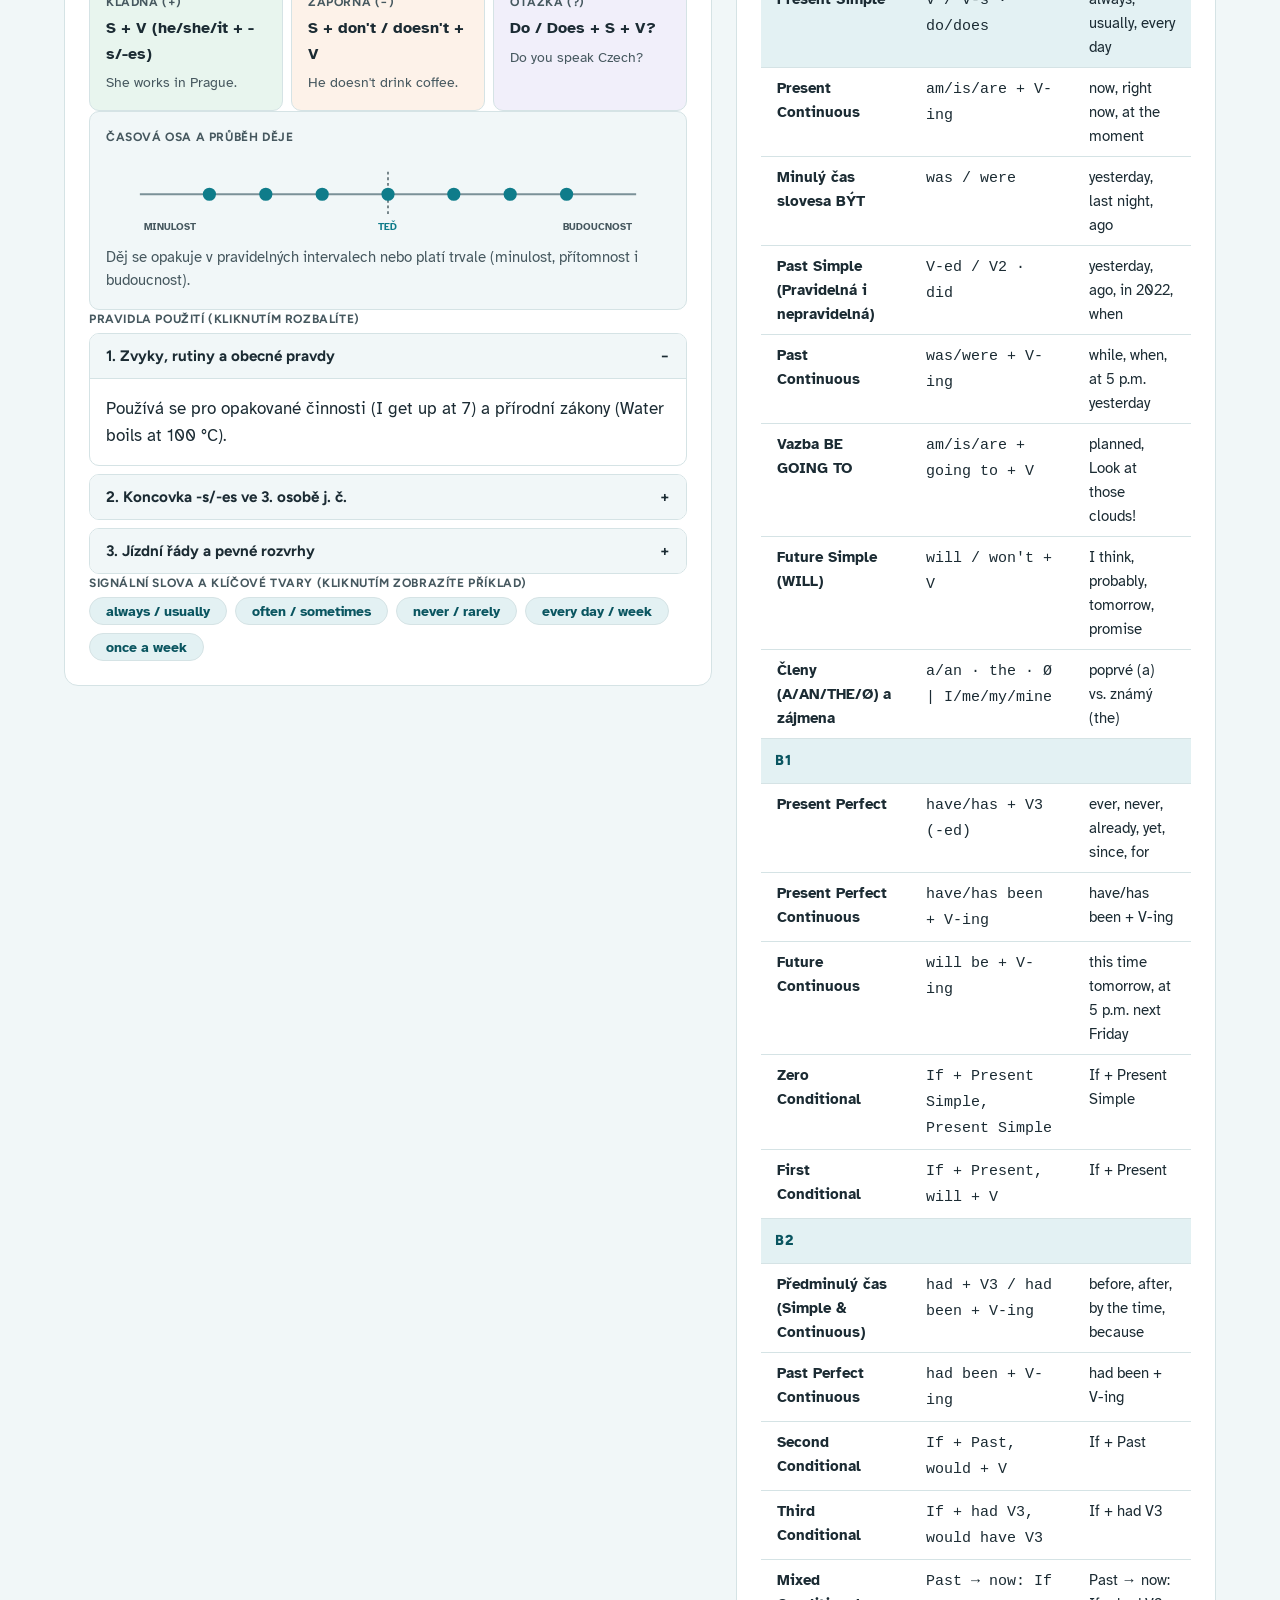
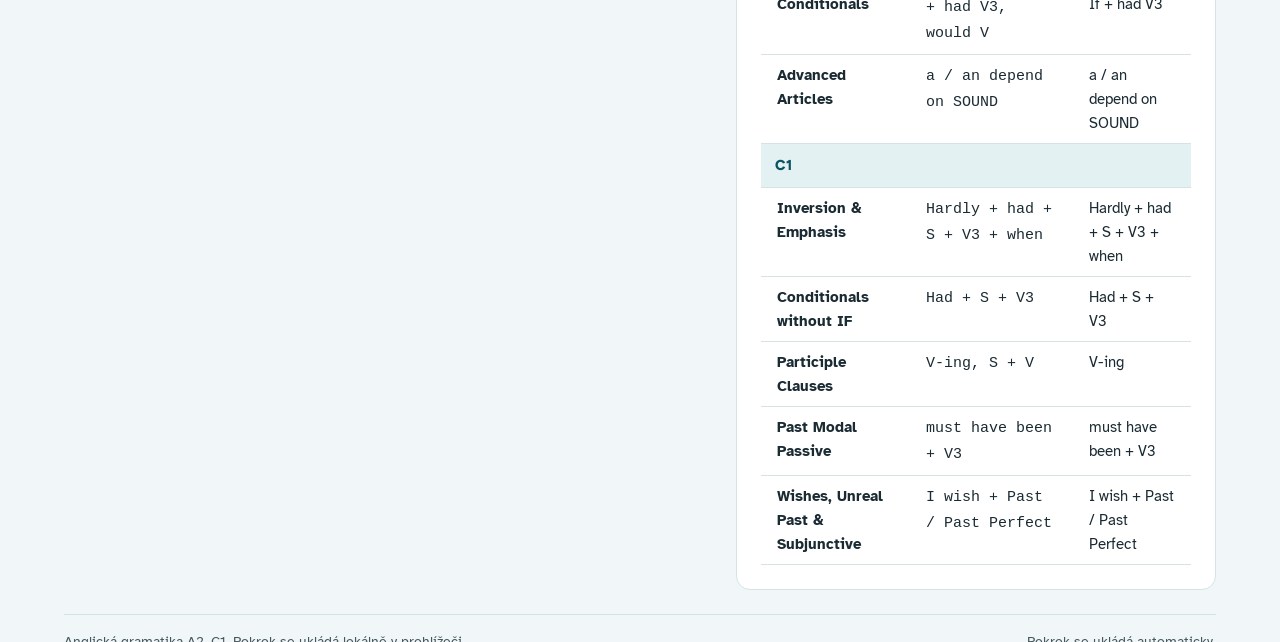
<file: gramatika-a2-b2/index.html>
<!DOCTYPE html>
<html lang="cs">
<head>
<meta charset="UTF-8">
<meta name="viewport" content="width=device-width, initial-scale=1.0">
<meta name="artifact-type" content="dashboard">
<meta name="design-style" content="vitals">
<title>English Grammar Explorer · A2–C1</title>
<link href="https://fonts.googleapis.com/css2?family=Atkinson+Hyperlegible:ital,wght@0,400;0,700;1,400;1,700&family=Figtree:wght@400;600;700;800&family=Noto+Sans:wght@400;600;700&display=swap" rel="stylesheet">
<style>
:root {
  color-scheme: light;
  /* Vitals core tokens + soft high-contrast pastel washes */
  --background: #ffffff;
  --surface-container-low: #f1f7f8;
  --surface-container: #e3f1f3;
  --surface-container-high: #d5e9ec;
  --pastel-lavender: #f1effa;
  --pastel-lavender-ink: #3c3473;
  --pastel-mint: #e8f5ee;
  --pastel-mint-ink: #1b5235;
  --pastel-peach: #fdf2e9;
  --pastel-peach-ink: #7a3e0e;

  --on-surface: #1b2b33;
  --on-surface-variant: #46585f;

  --outline: #7b9198;
  --outline-variant: #d5e3e5;

  --primary: #0f7c8a;
  --on-primary: #ffffff;
  --primary-container: #e3f1f3;
  --on-primary-container: #0a5560;
  --secondary: #1d5e3a;
  --tertiary: #2e7d4f;
  --error: #b3261e;
  --on-error: #ffffff;
  --positive: #2e7d4f;
  --warning: #b86e00;
  --focus: #0f7c8a;

  --data-1: #0f7c8a;
  --data-2: #2e7d4f;
  --data-3: #b86e00;
  --data-4: #5c5fb0;
  --data-context: #b8c7ca;

  --font-headline: 'Figtree', 'Noto Sans', sans-serif;
  --font-body: 'Atkinson Hyperlegible', 'Noto Sans', sans-serif;
  --font-label: 'Figtree', 'Noto Sans', sans-serif;

  --display-size: clamp(1.75rem, 1.4rem + 1.2vw, 2.25rem);
  --headline-size: clamp(1.25rem, 1.1rem + 0.5vw, 1.5rem);
  --subhead-size: clamp(1.0625rem, 1rem + 0.25vw, 1.1875rem);
  --body-size: clamp(1rem, 0.96rem + 0.18vw, 1.0625rem);
  --label-size: 0.75rem;

  --space-xs: 0.25rem;
  --space-sm: 0.5rem;
  --space-md: 1rem;
  --space-lg: 1.5rem;
  --space-xl: 2.5rem;
  --space-2xl: 4rem;

  --rounded: 0.625rem;
  --rounded-lg: 0.875rem;
  --rounded-full: 9999px;

  --top-bar: 6px solid var(--primary);
  --status-bar-width: 4px;
  --card-border: 1px solid var(--outline-variant);
  --card-lift: 0 1px 2px rgb(27 43 51 / 0.05), 0 6px 16px rgb(27 43 51 / 0.05);

  --ease-out: cubic-bezier(0.16, 1, 0.3, 1);
  --ease-in-out: cubic-bezier(0.65, 0, 0.35, 1);
  --dur-micro: 120ms;
  --dur-short: 220ms;
  --dur-long: 420ms;

  --user-scale: 1;
  --user-lh: 1.6;
  --user-ls: 0em;
  --user-ws: 0em;
}

*, *::before, *::after { box-sizing: border-box; }
html, body { overflow-x: clip; margin: 0; padding: 0; }
header { position: static !important; }

body {
  background: var(--surface-container-low);
  color: var(--on-surface);
  font-family: var(--font-body);
  font-size: calc(var(--body-size) * var(--user-scale));
  line-height: var(--user-lh);
  letter-spacing: var(--user-ls);
  word-spacing: var(--user-ws);
  border-top: var(--top-bar);
  min-height: 100vh;
}

body.dys-mode {
  --font-headline: 'Atkinson Hyperlegible', 'Noto Sans', sans-serif;
  --font-body: 'Atkinson Hyperlegible', 'Noto Sans', sans-serif;
  --font-label: 'Atkinson Hyperlegible', 'Noto Sans', sans-serif;
  --user-lh: 1.85;
  --user-ls: 0.035em;
  --user-ws: 0.12em;
}

button, input, select, textarea { font-family: inherit; }

:focus-visible {
  outline: 3px solid var(--focus);
  outline-offset: 2px;
}

.page-grid {
  display: grid;
  gap: var(--space-lg);
  padding: var(--space-lg);
  max-width: 1200px;
  margin: 0 auto;
  overflow: hidden;
}
.page-grid * { min-width: 0; }

/* Header & Top Controls */
.top-header {
  display: flex;
  flex-wrap: wrap;
  align-items: flex-start;
  justify-content: space-between;
  gap: var(--space-md);
  background: var(--background);
  border: var(--card-border);
  border-radius: var(--rounded-lg);
  padding: var(--space-lg);
}

.brand-block { max-width: 60ch; }
.kicker {
  font-family: var(--font-label);
  font-weight: 600;
  font-size: var(--label-size);
  letter-spacing: 0.06em;
  text-transform: uppercase;
  color: var(--primary);
  margin: 0 0 var(--space-xs) 0;
}

.title {
  font-family: var(--font-headline);
  font-weight: 800;
  font-size: var(--display-size);
  letter-spacing: -0.015em;
  line-height: 1.08;
  color: var(--on-surface);
  margin: 0;
}

.lede {
  font-size: calc(var(--subhead-size) * var(--user-scale));
  line-height: var(--user-lh);
  color: var(--on-surface-variant);
  margin: var(--space-sm) 0 0 0;
  max-width: 60ch;
}

.toolbar {
  display: flex;
  flex-direction: column;
  gap: var(--space-sm);
  align-items: flex-end;
}

.control-group {
  display: flex;
  flex-wrap: wrap;
  align-items: center;
  gap: var(--space-xs);
  background: var(--surface-container-low);
  padding: var(--space-xs);
  border-radius: var(--rounded);
  border: var(--card-border);
}

.group-label {
  font-family: var(--font-label);
  font-size: var(--label-size);
  font-weight: 600;
  color: var(--on-surface-variant);
  padding: 0 var(--space-sm);
}

.seg-btn {
  min-height: 44px;
  padding: var(--space-xs) var(--space-md);
  border: 1px solid transparent;
  border-radius: var(--rounded);
  background: transparent;
  color: var(--on-surface);
  font-family: var(--font-label);
  font-weight: 600;
  font-size: 0.875rem;
  cursor: pointer;
  transition: background-color var(--dur-micro) var(--ease-out), color var(--dur-micro) var(--ease-out);
}
.seg-btn:hover { background: var(--surface-container); }
.seg-btn[aria-pressed="true"] {
  background: var(--primary);
  color: var(--on-primary);
}

/* KPI Summary Strip */
.kpi-strip {
  display: grid;
  grid-template-columns: repeat(auto-fit, minmax(min(210px, 100%), 1fr));
  gap: var(--space-md);
}

.status-card {
  background: var(--background);
  border: var(--card-border);
  border-left: var(--status-bar-width) solid var(--primary);
  border-radius: var(--rounded-lg);
  padding: var(--space-md) var(--space-lg);
}
.status-card[data-status="ok"] { border-left-color: var(--tertiary); }
.status-card[data-status="info"] { border-left-color: var(--data-4); }
.status-card[data-status="warn"] { border-left-color: var(--warning); }

.kpi-label {
  font-family: var(--font-label);
  font-size: var(--label-size);
  font-weight: 600;
  text-transform: uppercase;
  letter-spacing: 0.06em;
  color: var(--on-surface-variant);
}
.kpi-value {
  font-family: var(--font-headline);
  font-weight: 800;
  font-size: clamp(1.5rem, 1.3rem + 0.8vw, 1.875rem);
  font-variant-numeric: tabular-nums;
  color: var(--on-surface);
  margin: var(--space-xs) 0;
}
.kpi-caption {
  font-size: 0.875rem;
  color: var(--on-surface-variant);
}
.kpi-caption.is-ok { color: var(--secondary); font-weight: 600; }

/* Navigation Filter & Topic Tabs */
.nav-panel {
  background: var(--background);
  border: var(--card-border);
  border-radius: var(--rounded-lg);
  padding: var(--space-md) var(--space-lg);
  display: flex;
  flex-direction: column;
  gap: var(--space-md);
}

.nav-top-row {
  display: flex;
  flex-wrap: wrap;
  align-items: flex-end;
  justify-content: space-between;
  gap: var(--space-md);
}

.cat-pills {
  display: flex;
  flex-wrap: wrap;
  gap: var(--space-sm);
}

.cat-pill {
  min-height: 44px;
  padding: var(--space-xs) var(--space-md);
  border-radius: var(--rounded-full);
  border: 1px solid var(--outline-variant);
  background: var(--surface-container-low);
  color: var(--on-surface);
  font-family: var(--font-label);
  font-weight: 600;
  font-size: 0.875rem;
  cursor: pointer;
  transition: background-color var(--dur-micro) var(--ease-out);
}
.cat-pill:hover { background: var(--surface-container); }
.cat-pill[aria-pressed="true"] {
  background: var(--primary-container);
  color: var(--on-primary-container);
  border-color: var(--primary);
}

.search-field {
  display: flex;
  flex-direction: column;
  gap: var(--space-xs);
  min-width: min(260px, 100%);
}
.field-label {
  font-family: var(--font-label);
  font-size: var(--label-size);
  font-weight: 600;
  color: var(--on-surface-variant);
}
.text-input {
  min-height: 44px;
  padding: var(--space-xs) var(--space-md);
  border: 1px solid var(--outline);
  border-radius: var(--rounded);
  background: var(--background);
  color: var(--on-surface);
  font-size: 1rem;
}

.topic-tabs {
  display: flex;
  flex-wrap: wrap;
  gap: var(--space-sm);
  border-top: 1px solid var(--outline-variant);
  padding-top: var(--space-md);
}

.topic-tab {
  min-height: 44px;
  padding: var(--space-sm) var(--space-md);
  border-radius: var(--rounded);
  border: 1px solid var(--outline-variant);
  background: var(--background);
  color: var(--on-surface);
  font-family: var(--font-label);
  font-weight: 600;
  font-size: 0.9rem;
  cursor: pointer;
  display: inline-flex;
  align-items: center;
  gap: var(--space-sm);
  transition: background-color var(--dur-micro) var(--ease-out), box-shadow var(--dur-micro) var(--ease-out);
}
.topic-tab:hover { background: var(--surface-container-low); }
.topic-tab[aria-selected="true"] {
  background: var(--surface-container);
  color: var(--on-primary-container);
  box-shadow: inset 0 -3px 0 var(--primary);
  border-color: var(--primary);
}

.done-dot {
  width: 10px;
  height: 10px;
  border-radius: var(--rounded-full);
  background: var(--outline-variant);
  display: inline-block;
  flex-shrink: 0;
}
.done-dot.is-done { background: var(--tertiary); }

/* Main Workspace */
.workspace-grid {
  display: grid;
  grid-template-columns: minmax(0, 1.35fr) minmax(0, 1fr);
  gap: var(--space-lg);
  align-items: start;
}

.panel {
  background: var(--background);
  border: var(--card-border);
  border-radius: var(--rounded-lg);
  padding: var(--space-lg);
  display: flex;
  flex-direction: column;
  gap: var(--space-md);
}

.topic-header {
  display: flex;
  flex-wrap: wrap;
  align-items: flex-start;
  justify-content: space-between;
  gap: var(--space-sm);
  border-bottom: 1px solid var(--outline-variant);
  padding-bottom: var(--space-md);
}

.topic-title {
  font-family: var(--font-headline);
  font-weight: 800;
  font-size: var(--headline-size);
  line-height: 1.15;
  margin: 0;
}

.topic-subtitle {
  color: var(--on-surface-variant);
  margin: var(--space-xs) 0 0 0;
}

.chip {
  font-family: var(--font-label);
  font-weight: 600;
  font-size: var(--label-size);
  padding: var(--space-xs) var(--space-md);
  border-radius: var(--rounded-full);
  background: var(--pastel-mint);
  color: var(--secondary);
  display: inline-flex;
  align-items: center;
  gap: var(--space-xs);
}
.chip[data-tone="info"] { background: var(--primary-container); color: var(--on-primary-container); }
.chip[data-tone="lavender"] { background: var(--pastel-lavender); color: var(--pastel-lavender-ink); }
.chip[data-tone="peach"] { background: var(--pastel-peach); color: var(--pastel-peach-ink); }

/* Mode Switcher inside Topic */
.mode-tabs {
  display: flex;
  flex-wrap: wrap;
  gap: var(--space-sm);
}

.mode-btn {
  min-height: 44px;
  padding: var(--space-xs) var(--space-md);
  border-radius: var(--rounded);
  border: 1px solid var(--outline);
  background: var(--background);
  color: var(--on-surface);
  font-family: var(--font-label);
  font-weight: 600;
  font-size: 0.9375rem;
  cursor: pointer;
}
.mode-btn:hover { background: var(--surface-container-low); }
.mode-btn[aria-selected="true"] {
  background: var(--primary);
  color: var(--on-primary);
  border-color: var(--primary);
}

/* Grammar Overview Blocks */
.formula-grid {
  display: grid;
  grid-template-columns: repeat(auto-fit, minmax(min(180px, 100%), 1fr));
  gap: var(--space-sm);
}

.formula-box {
  background: var(--surface-container-low);
  border: var(--card-border);
  border-radius: var(--rounded);
  padding: var(--space-md);
}
.formula-box.is-pos { background: var(--pastel-mint); }
.formula-box.is-neg { background: var(--pastel-peach); }
.formula-box.is-q { background: var(--pastel-lavender); }

.formula-label {
  font-family: var(--font-label);
  font-size: var(--label-size);
  font-weight: 700;
  text-transform: uppercase;
  letter-spacing: 0.05em;
  color: var(--on-surface-variant);
  margin-bottom: var(--space-xs);
}
.formula-code {
  font-weight: 700;
  font-size: 1rem;
  color: var(--on-surface);
}
.formula-ex {
  font-size: 0.9rem;
  color: var(--on-surface-variant);
  margin-top: var(--space-xs);
}

/* Interactive Accordion Rules */
.accordion-list {
  display: flex;
  flex-direction: column;
  gap: var(--space-sm);
}
.acc-item {
  border: var(--card-border);
  border-radius: var(--rounded);
  overflow: hidden;
  background: var(--background);
}
.acc-trigger {
  width: 100%;
  min-height: 44px;
  padding: var(--space-sm) var(--space-md);
  background: var(--surface-container-low);
  border: 0;
  text-align: left;
  font-family: var(--font-label);
  font-weight: 700;
  font-size: 0.95rem;
  color: var(--on-surface);
  cursor: pointer;
  display: flex;
  justify-content: space-between;
  align-items: center;
  gap: var(--space-sm);
}
.acc-trigger:hover { background: var(--surface-container); }
.acc-body {
  padding: var(--space-md);
  border-top: 1px solid var(--outline-variant);
  color: var(--on-surface);
}
.acc-body[hidden] { display: none; }

/* Signal Words & Timeline */
.signal-list {
  display: flex;
  flex-wrap: wrap;
  gap: var(--space-sm);
}
.signal-chip {
  padding: var(--space-xs) var(--space-md);
  border-radius: var(--rounded-full);
  background: var(--surface-container);
  color: var(--on-primary-container);
  font-weight: 600;
  font-size: 0.9rem;
  border: 1px solid var(--outline-variant);
  cursor: pointer;
}
.signal-chip:hover { background: var(--surface-container-high); }
.signal-chip[aria-pressed="true"] {
  background: var(--primary);
  color: var(--on-primary);
}

.signal-detail {
  background: var(--primary-container);
  color: var(--on-primary-container);
  border-left: var(--status-bar-width) solid var(--primary);
  border-radius: var(--rounded);
  padding: var(--space-sm) var(--space-md);
  font-size: 0.95rem;
}

.timeline-card {
  background: var(--surface-container-low);
  border: var(--card-border);
  border-radius: var(--rounded);
  padding: var(--space-md);
}
.timeline-svg {
  width: 100%;
  height: auto;
  display: block;
}

/* Flashcards */
.flashcard-stage {
  perspective: 1000px;
}
.flashcard-btn {
  width: 100%;
  min-height: 220px;
  padding: var(--space-xl) var(--space-lg);
  border-radius: var(--rounded-lg);
  border: 2px solid var(--primary);
  background: var(--surface-container-low);
  color: var(--on-surface);
  cursor: pointer;
  text-align: left;
  display: flex;
  flex-direction: column;
  justify-content: space-between;
  gap: var(--space-md);
  transition: background-color var(--dur-short) var(--ease-in-out), transform var(--dur-short) var(--ease-out);
}
.flashcard-btn:hover { background: var(--surface-container); }
.flashcard-btn.is-flipped {
  background: var(--pastel-mint);
  border-color: var(--tertiary);
}
.fc-side-tag {
  font-family: var(--font-label);
  font-size: var(--label-size);
  font-weight: 700;
  text-transform: uppercase;
  letter-spacing: 0.06em;
  color: var(--primary);
}
.flashcard-btn.is-flipped .fc-side-tag { color: var(--secondary); }
.fc-main {
  font-family: var(--font-headline);
  font-size: clamp(1.125rem, 1rem + 0.5vw, 1.375rem);
  font-weight: 700;
  line-height: 1.35;
}
.fc-example {
  font-size: 0.95rem;
  color: var(--on-surface-variant);
  border-top: 1px solid var(--outline-variant);
  padding-top: var(--space-sm);
}

.fc-controls {
  display: flex;
  flex-wrap: wrap;
  align-items: center;
  justify-content: space-between;
  gap: var(--space-sm);
}

.btn {
  min-height: 44px;
  padding: var(--space-xs) var(--space-md);
  border-radius: var(--rounded);
  font-family: var(--font-label);
  font-weight: 600;
  font-size: 0.9375rem;
  cursor: pointer;
  display: inline-flex;
  align-items: center;
  justify-content: center;
  gap: var(--space-xs);
  transition: background-color var(--dur-micro) var(--ease-out);
}
.btn-primary {
  background: var(--primary);
  color: var(--on-primary);
  border: 1px solid var(--primary);
}
.btn-primary:hover { background: var(--on-primary-container); }
.btn-secondary {
  background: var(--background);
  color: var(--primary);
  border: 1px solid var(--primary);
}
.btn-secondary:hover { background: var(--surface-container-low); }

/* Quiz Panel */
.quiz-q-card {
  background: var(--surface-container-low);
  border: var(--card-border);
  border-radius: var(--rounded);
  padding: var(--space-md);
  display: flex;
  flex-direction: column;
  gap: var(--space-md);
}
.quiz-options {
  display: grid;
  gap: var(--space-sm);
}
.quiz-opt {
  min-height: 44px;
  padding: var(--space-sm) var(--space-md);
  border-radius: var(--rounded);
  border: 1px solid var(--outline);
  background: var(--background);
  color: var(--on-surface);
  text-align: left;
  font-size: 1rem;
  font-weight: 600;
  cursor: pointer;
}
.quiz-opt:hover:not(:disabled) { background: var(--surface-container); }
.quiz-opt.is-correct {
  background: var(--pastel-mint);
  border-color: var(--tertiary);
  color: var(--secondary);
}
.quiz-opt.is-wrong {
  background: var(--pastel-peach);
  border-color: var(--error);
  color: var(--error);
}

.fill-row {
  display: flex;
  flex-wrap: wrap;
  gap: var(--space-sm);
  align-items: flex-end;
}
.fill-row .search-field { flex: 1; }

.feedback-box {
  border-radius: var(--rounded);
  padding: var(--space-sm) var(--space-md);
  border-left: var(--status-bar-width) solid var(--primary);
  background: var(--primary-container);
  color: var(--on-primary-container);
}
.feedback-box.is-ok {
  border-left-color: var(--tertiary);
  background: var(--pastel-mint);
  color: var(--secondary);
}
.feedback-box.is-err {
  border-left-color: var(--error);
  background: var(--pastel-peach);
  color: var(--error);
}

/* Comparison Table */
.table-wrap { overflow-x: auto; }
.grammar-table {
  width: 100%;
  border-collapse: collapse;
  font-size: 0.9375rem;
}
.grammar-table th {
  text-align: left;
  padding: var(--space-sm) var(--space-md);
  background: var(--surface-container-low);
  font-family: var(--font-label);
  font-size: var(--label-size);
  font-weight: 700;
  text-transform: uppercase;
  letter-spacing: 0.05em;
  color: var(--on-surface-variant);
  border-bottom: 1px solid var(--outline-variant);
}
.grammar-table td {
  padding: var(--space-sm) var(--space-md);
  border-bottom: 1px solid var(--outline-variant);
  vertical-align: top;
}
.grammar-table tr:hover td { background: var(--surface-container-low); }

.footer-note {
  font-size: 0.875rem;
  color: var(--on-surface-variant);
  border-top: 1px solid var(--outline-variant);
  padding-top: var(--space-md);
  display: flex;
  flex-wrap: wrap;
  justify-content: space-between;
  gap: var(--space-md);
}

@media (max-width: 900px) {
  .workspace-grid { grid-template-columns: 1fr; }
  .toolbar { align-items: flex-start; }
}

@media (max-width: 640px) {
  .page-grid { padding: var(--space-sm); gap: var(--space-md); }
  .top-header, .nav-panel, .panel { padding: var(--space-md); }
}

@media (prefers-reduced-motion: reduce) {
  *, *::before, *::after {
    animation-duration: 0.01ms !important;
    transition-duration: 0.01ms !important;
    scroll-behavior: auto !important;
  }
}

.topic-tabs{display:flex;flex-direction:column;gap:1rem}
.level-group{display:flex;flex-direction:column;gap:.5rem;width:100%;border:1px solid var(--outline-variant);border-radius:var(--rounded-lg);padding:.75rem;background:var(--surface-container-low)}
.level-heading{font:700 .95rem var(--font-headline);color:var(--on-primary-container);padding:.25rem .5rem}
.level-heading span{color:var(--on-surface-variant);font-weight:400}
.level-buttons{display:flex;gap:.45rem;flex-wrap:wrap}
.level-buttons .topic-tab{background:#fff}
.matrix-level th{background:var(--primary-container);color:var(--on-primary-container);font-weight:800;font-size:.9rem;padding:.65rem .9rem;text-align:left}
.diagnostic-intro{display:flex;justify-content:space-between;align-items:center;gap:1rem;flex-wrap:wrap;background:var(--pastel-mint);border:1px solid #bad7ca;padding:1.3rem 1.5rem;border-radius:var(--rounded-lg)}
.diagnostic-intro p{margin:.2rem 0 0;color:#305744}
.diagnostic-intro strong{font-size:1.15rem}
#diagnostic-panel{gap:1.15rem}
.diag-top{display:flex;justify-content:space-between;flex-wrap:wrap;gap:.7rem;align-items:center}
.diag-progress{height:12px;background:var(--surface-container);border-radius:99px;overflow:hidden}
.diag-progress>span{display:block;height:100%;background:var(--primary);border-radius:99px;transition:width .2s}
.diag-options{display:grid;grid-template-columns:repeat(2,minmax(0,1fr));gap:.7rem}
.diag-option{min-height:3.5rem;text-align:left;padding:.7rem 1rem;border:2px solid var(--outline-variant);border-radius:var(--rounded);background:#fff;cursor:pointer}
.diag-option[aria-pressed=true]{border-color:var(--primary);background:var(--primary-container);font-weight:800}
.diag-summary-grid{display:grid;grid-template-columns:repeat(4,minmax(0,1fr));gap:.75rem}
.diag-score{padding:.8rem;border-radius:var(--rounded);background:var(--surface-container-low)}
.diag-score strong{display:block;font-size:1.5rem}
.diag-recommendations{display:grid;grid-template-columns:repeat(2,minmax(0,1fr));gap:.6rem}
.diag-recommendations button{text-align:left;white-space:normal}
@media(max-width:700px){.diag-options,.diag-recommendations{grid-template-columns:1fr}.diag-summary-grid{grid-template-columns:repeat(2,minmax(0,1fr))}}

[hidden]{display:none!important}

#irregular-intro{background:var(--pastel-lavender);border-color:#d9d2ef}
#irregular-panel{scroll-margin-top:1rem}
.iv-controls{display:flex;justify-content:space-between;flex-wrap:wrap;gap:.8rem;align-items:center}
.iv-actions{display:flex;gap:.5rem;flex-wrap:wrap}
.iv-actions input{min-width:min(270px,80vw)}
.iv-scroll{overflow:auto;max-height:660px;border:1px solid var(--outline-variant);border-radius:var(--rounded)}
.iv-table{min-width:650px}
.iv-table thead{position:sticky;top:0;z-index:2}
.iv-table td{vertical-align:middle}
.iv-speech{font:700 1rem var(--font-body);padding:.55rem .25rem;background:transparent;border:0;border-radius:.4rem;cursor:pointer;color:var(--on-surface);text-align:left;min-height:44px;min-width:80px}
.iv-speech:hover{background:var(--primary-container)}
.iv-triple{white-space:nowrap;font-size:.8rem}
#iv-quiz{display:flex;flex-direction:column;align-items:flex-start;gap:1rem;max-width:650px}
#iv-quiz input{width:min(100%,400px)}
.iv-feedback{font-weight:700}
.iv-good{color:var(--secondary)}
.iv-bad{color:var(--error)}

.iv-audio-tools{display:flex;align-items:center;gap:.75rem;flex-wrap:wrap;min-height:2.6rem}.iv-audio-tools #iv-speech-status{font-size:.9rem;color:var(--on-primary-container)}
</style>
</head>
<body>
<div class="page-grid">
  <header class="top-header">
    <div class="brand-block">
      <p class="kicker" id="ui-kicker">Studijní průvodce A2–C1</p>
      <h1 class="title" id="ui-title">Přehled anglické gramatiky a časů</h1>
      <p class="lede" id="ui-lede">24 gramatických modulů A2–C1 v logickém pořadí. Nejdřív zjisti, co už umíš.</p>
    </div>
    <div class="toolbar" role="region" aria-label="Nastavení jazyka a přístupnosti">
      <div class="control-group" role="group" aria-label="Jazyk rozhraní">
        <span class="group-label" id="ui-lang-lbl">Jazyk</span>
        <button type="button" class="seg-btn" id="lang-cs" aria-pressed="true" onclick="setLang('cs')">CS</button>
        <button type="button" class="seg-btn" id="lang-en" aria-pressed="false" onclick="setLang('en')">EN</button>
        <button type="button" class="seg-btn" id="lang-uk" aria-pressed="false" onclick="setLang('uk')">UK</button>
      </div>
      <div class="control-group" role="group" aria-label="Přístupnost a písmo">
        <span class="group-label" id="ui-a11y-lbl">Čitelnost</span>
        <button type="button" class="seg-btn" id="btn-dys" aria-pressed="false" onclick="toggleDys()">Dys-friendly</button>
        <button type="button" class="seg-btn" id="sz-1" aria-pressed="true" onclick="setFontScale(1)">A</button>
        <button type="button" class="seg-btn" id="sz-115" aria-pressed="false" onclick="setFontScale(1.15)">A+</button>
        <button type="button" class="seg-btn" id="sz-13" aria-pressed="false" onclick="setFontScale(1.3)">A++</button>
      </div>
    </div>
  </header>

  <section class="diagnostic-intro" id="diagnostic-intro">
    <div><strong id="diag-welcome">Zjisti, co už umíš</strong><p id="diag-summary">24 otázek z úrovní A2–C1</p></div>
    <button type="button" class="btn btn-primary" id="diag-start" onclick="beginDiagnostic()">Spustit diagnostický kvíz →</button>
  </section>
  <section class="panel" id="diagnostic-panel" aria-live="polite" hidden></section>
<section class="diagnostic-intro" id="irregular-intro" aria-label="Irregular verbs">
  <div><strong id="iv-home-title">Irregular Verbs · Nepravidelná slovesa</strong><p id="iv-home-summary">91 sloves · A2–C1 · poslech výslovnosti · procvičování</p></div>
  <button type="button" class="btn btn-primary" onclick="openIrregularVerbs()">🔊 Irregular Verbs →</button>
</section>
<section class="panel" id="irregular-panel" hidden aria-label="Irregular verbs explorer">
 <div class="diag-top"><div><span class="kicker">A2 · B1 · B2 · C1</span><h2 class="topic-title" id="iv-title">Nepravidelná slovesa</h2><p class="topic-subtitle" id="iv-sub"></p></div>
 <button type="button" class="btn btn-secondary" id="iv-close">← Zpět</button></div>
 <p class="topic-subtitle" id="iv-guide"></p>
 <div class="iv-audio-tools" aria-live="polite"><span id="iv-speech-status" role="status"></span><button type="button" class="btn btn-secondary" onclick="stopIrregularAudio()">■ Stop</button></div>
 <div id="iv-learning">
  <div class="iv-controls"><div id="iv-levels" class="cat-pills"></div><div class="iv-actions"><input type="search" class="text-input" id="iv-search" placeholder="Hledat sloveso..." autocomplete="off"><button type="button" class="btn btn-primary" id="iv-start">Procvičit tvary →</button></div></div>
  <div class="diag-top"><h3 id="iv-hint">Poslouchej výslovnost kliknutím na každý tvar.</h3><span class="chip" id="iv-count">91 / 91</span></div>
  <div id="iv-results"></div>
 </div>
 <div id="iv-quiz" hidden></div>
</section>
  <section class="kpi-strip" aria-label="Přehled pokroku">
    <div class="status-card" data-status="info">
      <div class="kpi-label" id="kpi-topics-lbl">Prostudovaná témata</div>
      <div class="kpi-value" id="kpi-topics-val">0 / 24</div>
      <div class="kpi-caption" id="kpi-topics-cap">Označte téma po přečtení</div>
    </div>
    <div class="status-card" data-status="ok">
      <div class="kpi-label" id="kpi-quiz-lbl">Úspěšnost v kvízech</div>
      <div class="kpi-value" id="kpi-quiz-val">0 / 0</div>
      <div class="kpi-caption is-ok" id="kpi-quiz-cap">Okamžitá zpětná vazba</div>
    </div>
    <div class="status-card" data-status="warn">
      <div class="kpi-label" id="kpi-cards-lbl">Otočené kartičky</div>
      <div class="kpi-value" id="kpi-cards-val">0</div>
      <div class="kpi-caption" id="kpi-cards-cap">Aktivní procvičování</div>
    </div>
    <div class="status-card" data-status="info">
      <div class="kpi-label" id="kpi-level-lbl">Úroveň a rozsah</div>
      <div class="kpi-value">A2–C1</div>
      <div class="kpi-caption" id="kpi-level-cap">Časy, podmínky, členy, zájmena</div>
    </div>
  </section>

  <nav class="nav-panel" id="module-nav" aria-label="Navigace gramatických témat">
    <div class="nav-top-row">
      <div class="cat-pills" role="group" aria-label="Filtr kategorií">
        <button type="button" class="cat-pill" id="cat-all" aria-pressed="true" onclick="setCategory('all')">Vše (24)</button>
        <button type="button" class="cat-pill" id="cat-A2" aria-pressed="false" onclick="setCategory('A2')">A2</button>
        <button type="button" class="cat-pill" id="cat-B1" aria-pressed="false" onclick="setCategory('B1')">B1</button>
        <button type="button" class="cat-pill" id="cat-B2" aria-pressed="false" onclick="setCategory('B2')">B2</button>
        <button type="button" class="cat-pill" id="cat-C1" aria-pressed="false" onclick="setCategory('C1')">C1</button>
      </div>
      <div class="search-field">
        <label class="field-label" for="topic-search" id="ui-search-lbl">Hledat téma nebo signální slovo</label>
        <input id="topic-search" class="text-input" type="search" oninput="onSearchInput(this.value)">
      </div>
    </div>
    <div class="topic-tabs" id="topic-tabs" role="tablist"></div>
  </nav>

  <main class="workspace-grid" id="module-workspace">
    <section class="panel" aria-labelledby="topic-title">
      <div class="topic-header">
        <div>
          <span class="chip" id="topic-badge" data-tone="info">A2</span>
          <h2 class="topic-title" id="topic-title">Present Simple</h2>
          <p class="topic-subtitle" id="topic-subtitle"></p>
        </div>
        <button type="button" class="btn btn-secondary" id="btn-mark-done" onclick="toggleDone()">Označit jako zvládnuté</button>
      </div>

      <div class="mode-tabs" role="tablist" aria-label="Režim studia">
        <button type="button" class="mode-btn" id="mode-overview" role="tab" aria-selected="true" onclick="setMode('overview')">Přehled &amp; pravidla</button>
        <button type="button" class="mode-btn" id="mode-cards" role="tab" aria-selected="false" onclick="setMode('cards')">Kartičky (Flashcards)</button>
        <button type="button" class="mode-btn" id="mode-quiz" role="tab" aria-selected="false" onclick="setMode('quiz')">Kvíz &amp; cvičení</button>
      </div>

      <div id="stage-overview">
        <div class="formula-grid" id="formula-grid"></div>
        <div class="timeline-card" id="timeline-box">
          <div class="formula-label" id="ui-timeline-lbl">Časová osa a průběh děje</div>
          <svg class="timeline-svg" id="timeline-svg" viewBox="0 0 600 96" aria-hidden="true"></svg>
          <p id="timeline-desc" style="margin: var(--space-xs) 0 0 0; font-size: 0.92rem; color: var(--on-surface-variant);"></p>
        </div>
        <div>
          <div class="formula-label" id="ui-rules-lbl">Pravidla použití (rozbalit)</div>
          <div class="accordion-list" id="rules-accordion"></div>
        </div>
        <div>
          <div class="formula-label" id="ui-signals-lbl">Signální slova a klíčové tvary (kliknutím zobrazíte příklad)</div>
          <div class="signal-list" id="signal-list"></div>
          <div class="signal-detail" id="signal-detail" style="margin-top: var(--space-sm);" hidden></div>
        </div>
      </div>

      <div id="stage-cards" hidden>
        <div class="flashcard-stage">
          <button type="button" class="flashcard-btn" id="flashcard-btn" onclick="flipCard()">
            <span class="fc-side-tag" id="fc-side-tag">PŘEDNÍ STRANA · KLIKNĚTE PRO OTOČENÍ</span>
            <span class="fc-main" id="fc-main"></span>
            <span class="fc-example" id="fc-example"></span>
          </button>
        </div>
        <div class="fc-controls">
          <div style="display:flex; gap:var(--space-sm); flex-wrap:wrap;">
            <button type="button" class="btn btn-secondary" id="fc-prev" onclick="stepCard(-1)">← Předchozí</button>
            <button type="button" class="btn btn-primary" id="fc-flip" onclick="flipCard()">Otočit kartičku</button>
            <button type="button" class="btn btn-secondary" id="fc-next" onclick="stepCard(1)">Další →</button>
          </div>
          <span class="kpi-caption" id="fc-counter">1 / 4</span>
        </div>
      </div>

      <div id="stage-quiz" hidden>
        <div class="quiz-q-card" id="quiz-box"></div>
      </div>
    </section>

    <aside class="panel" aria-labelledby="compare-heading">
      <div style="display:flex; justify-content:space-between; align-items:center; flex-wrap:wrap; gap:var(--space-sm);">
        <h2 class="topic-title" id="compare-heading" style="font-size:var(--subhead-size);">Rychlý přehled všech časů</h2>
        <button type="button" class="btn btn-secondary" id="btn-reset" onclick="resetProgress(this)">Resetovat pokrok</button>
      </div>
      <p class="topic-subtitle" id="compare-sub" style="margin-top:0;">Kliknutím na řádek přepnete na příslušné téma.</p>
      <div class="table-wrap">
        <table class="grammar-table">
          <thead>
            <tr>
              <th id="th-topic">Téma</th>
              <th id="th-form">Klíčový vzorec</th>
              <th id="th-signal">Signály</th>
            </tr>
          </thead>
          <tbody id="compare-tbody"></tbody>
        </table>
      </div>
    </aside>
  </main>

  <footer class="footer-note">
    <span id="ui-sources">Gramatické moduly A2–C1.</span>
    <span id="ui-state-status">Pokrok se ukládá automaticky.</span>
  </footer>
</div>

<script>
/* GitHub Pages: local-only progress storage, with graceful fallback when unavailable. */
(function () {
  if (window.notebookAppApi) return;
  const STORAGE_KEY = "yana-grammar-a2-b2-progress-v1";
  window.notebookAppApi = {
    async getAppState() {
      try {
        const saved = window.localStorage.getItem(STORAGE_KEY);
        return saved ? JSON.parse(saved) : null;
      } catch (_) { return null; }
    },
    async setAppState(nextState) {
      try { window.localStorage.setItem(STORAGE_KEY, JSON.stringify(nextState)); }
      catch (_) { /* private browsing / disabled storage */ }
    },
    notifyAppReady() {}
  };
})();
</script>
<script>
const UI = {
  cs: {
    kicker: `Studijní průvodce A2–B2`,
    title: `Přehled anglické gramatiky a časů`,
    lede: `Interaktivní přehled 12 klíčových gramatických témat: časové osy, signální slova, oboustranné kartičky a kvízy s okamžitou zpětnou vazbou.`,
    langLbl: `Jazyk`, a11yLbl: `Čitelnost`,
    topicsLbl: `Prostudovaná témata`, topicsCap: `Označte téma po přečtení`,
    quizLbl: `Úspěšnost v kvízech`, quizCap: `Okamžitá zpětná vazba`,
    cardsLbl: `Otočené kartičky`, cardsCap: `Aktivní procvičování`,
    levelLbl: `Úroveň a rozsah`, levelCap: `Časy, podmínky, členy, zájmena`,
    cats: { all: `Vše (12)`, present: `Přítomnost`, past: `Minulost`, future: `Budoucnost`, struct: `Podmínky, členy & zájmena` },
    searchLbl: `Hledat téma nebo signální slovo`,
    markDone: `Označit jako zvládnuté`, markedDone: `Zvládnuté ✓`,
    modes: { overview: `Přehled & pravidla`, cards: `Kartičky (Flashcards)`, quiz: `Kvíz & cvičení` },
    timelineLbl: `Časová osa a průběh děje`,
    rulesLbl: `Pravidla použití (kliknutím rozbalíte)`,
    signalsLbl: `Signální slova a klíčové tvary (kliknutím zobrazíte příklad)`,
    fcFront: `PŘEDNÍ STRANA · KLIKNĚTE PRO OTOČENÍ`,
    fcBack: `ZADNÍ STRANA · PRAVIDLO A PŘÍKLAD`,
    fcPrev: `← Předchozí`, fcFlip: `Otočit kartičku`, fcNext: `Další →`,
    compareHead: `Rychlý přehled témat`, compareSub: `Kliknutím na řádek přepnete na příslušné téma.`,
    thTopic: `Téma`, thForm: `Klíčový vzorec`, thSignal: `Signály`,
    resetBtn: `Resetovat pokrok`, resetArm: `Klikněte znovu pro smazání`,
    checkBtn: `Zkontrolovat`, nextQBtn: `Další otázka →`, retryQuiz: `Spustit kvíz znovu`,
    fillLbl: `Doplňte správný tvar:`,
    correctMsg: `Správně!`, wrongMsg: `Chyba — správná odpověď:`,
    quizDoneTitle: `Kvíz tématu dokončen!`,
    sources: `Zdrojové podklady: Přehledy a infografiky anglické gramatiky A2–B2 (časy, TO BE, IF 0–2, členy, zájmena).`,
    saved: `Pokrok se ukládá automaticky.`,
    tlPast: `MINULOST`, tlNow: `TEĎ`, tlFuture: `BUDOUCNOST`,
    emptySearch: `Žádné téma neodpovídá hledání. Zkuste jiné klíčové slovo.`
  },
  en: {
    kicker: `Study Guide A2–B2`,
    title: `English Grammar & Tenses Explorer`,
    lede: `Interactive reference for 12 core grammar topics: visual timelines, signal words, two-sided flashcards, and quizzes with instant feedback.`,
    langLbl: `Language`, a11yLbl: `Readability`,
    topicsLbl: `Completed topics`, topicsCap: `Mark a topic once reviewed`,
    quizLbl: `Quiz accuracy`, quizCap: `Instant corrective feedback`,
    cardsLbl: `Flashcards flipped`, cardsCap: `Active recall practice`,
    levelLbl: `Level & scope`, levelCap: `Tenses, conditionals, articles, pronouns`,
    cats: { all: `All (12)`, present: `Present`, past: `Past`, future: `Future`, struct: `Conditionals, Articles & Pronouns` },
    searchLbl: `Search topic or signal word`,
    markDone: `Mark as mastered`, markedDone: `Mastered ✓`,
    modes: { overview: `Overview & rules`, cards: `Flashcards`, quiz: `Quiz & practice` },
    timelineLbl: `Timeline & aspect`,
    rulesLbl: `Usage rules (click to expand)`,
    signalsLbl: `Signal words & key forms (click for an example)`,
    fcFront: `FRONT · CLICK TO FLIP`,
    fcBack: `BACK · RULE & EXAMPLE`,
    fcPrev: `← Previous`, fcFlip: `Flip card`, fcNext: `Next →`,
    compareHead: `Quick Grammar Matrix`, compareSub: `Click any row to open that topic.`,
    thTopic: `Topic`, thForm: `Core structure`, thSignal: `Signals`,
    resetBtn: `Reset progress`, resetArm: `Click again to confirm`,
    checkBtn: `Check answer`, nextQBtn: `Next question →`, retryQuiz: `Restart quiz`,
    fillLbl: `Type the correct form:`,
    correctMsg: `Correct!`, wrongMsg: `Incorrect — right answer:`,
    quizDoneTitle: `Topic quiz complete!`,
    sources: `Sources: A2–B2 English Grammar Infographics & Reference Sheets (Tenses, TO BE, IF 0–2, Articles, Pronouns).`,
    saved: `Progress saves automatically.`,
    tlPast: `PAST`, tlNow: `NOW`, tlFuture: `FUTURE`,
    emptySearch: `No topics match your search. Try another keyword.`
  },
  uk: {
    kicker: `Навчальний посібник A2–B2`,
    title: `Огляд англійської граматики та часів`,
    lede: `Інтерактивний довідник із 12 ключових тем: часові осі, слова-маркери, двосторонні картки та тести з миттєвою перевіркою.`,
    langLbl: `Мова`, a11yLbl: `Читабельність`,
    topicsLbl: `Вивчені теми`, topicsCap: `Позначте тему після вивчення`,
    quizLbl: `Успішність у тестах`, quizCap: `Миттєвий зворотний зв’язок`,
    cardsLbl: `Перегорнуті картки`, cardsCap: `Активне повторення`,
    levelLbl: `Рівень і обсяг`, levelCap: `Часи, умовні речення, артиклі, займенники`,
    cats: { all: `Усі (12)`, present: `Теперішній`, past: `Минулий`, future: `Майбутній`, struct: `Умови, артиклі й займенники` },
    searchLbl: `Пошук теми чи слова-маркера`,
    markDone: `Позначити як вивчене`, markedDone: `Вивчено ✓`,
    modes: { overview: `Огляд і правила`, cards: `Картки (Flashcards)`, quiz: `Тест і вправи` },
    timelineLbl: `Часова вісь і перебіг дії`,
    rulesLbl: `Правила вживання (натисніть, щоб розгорнути)`,
    signalsLbl: `Слова-маркери й форми (натисніть для прикладу)`,
    fcFront: `ЛИЦЬОВА СТОРОНА · НАТИСНІТЬ`,
    fcBack: `ЗВОРОТ · ПРАВИЛО ТА ПРИКЛАД`,
    fcPrev: `← Назад`, fcFlip: `Перегорнути`, fcNext: `Далі →`,
    compareHead: `Швидка таблиця тем`, compareSub: `Натисніть рядок, щоб перейти до теми.`,
    thTopic: `Тема`, thForm: `Формула`, thSignal: `Маркери`,
    resetBtn: `Скинути прогрес`, resetArm: `Натисніть ще раз`,
    checkBtn: `Перевірити`, nextQBtn: `Наступне питання →`, retryQuiz: `Пройти тест знову`,
    fillLbl: `Впишіть правильну форму:`,
    correctMsg: `Правильно!`, wrongMsg: `Помилка — правильна відповідь:`,
    quizDoneTitle: `Тест із теми завершено!`,
    sources: `Джерела: Інфографіки та довідники з граматики англійської мови A2–B2.`,
    saved: `Прогрес зберігається автоматично.`,
    tlPast: `МИНУЛЕ`, tlNow: `ЗАРАЗ`, tlFuture: `МАЙБУТНЄ`,
    emptySearch: `Жодна тема не відповідає пошуку.`
  }
};

const PATH_COPY={"cs":{"k":"Studijní průvodce A2–C1","d":"24 gramatických modulů uspořádaných podle návaznosti. Diagnostický kvíz ti doporučí, co procvičit.","src":"Anglická gramatika A2–C1. Pokrok se ukládá lokálně v prohlížeči.","all":"Vše (24)","diag":"Spustit diagnostický kvíz","intro":"24 otázek · orientační diagnostika · doporučení témat","quit":"Zpět k modulům","next":"Další otázka","results":"Výsledky diagnostiky","again":"Opakovat kvíz","recommended":"Doporučené moduly k procvičení","perfect":"Výborně, žádná chyba v této orientační diagnostice.","note":"Jedna otázka z každého modulu. Výsledek není oficiálním určením úrovně CEFR.","question":"Otázka","levels":{"A2":"Základy","B1":"Mírně pokročilí","B2":"Středně pokročilí","C1":"Pokročilí"},"tip":"Vyber odpověď a pokračuj.","welcome":"Zjisti, co už umíš"},"en":{"k":"Study Guide A2–C1","d":"24 grammar modules in a clear progression. The diagnostic suggests what to practise next.","src":"English grammar A2–C1. Progress is saved locally in this browser.","all":"All (24)","diag":"Start diagnostic quiz","intro":"24 questions · diagnostic overview · personalised practice suggestions","quit":"Back to modules","next":"Next question","results":"Diagnostic results","again":"Retake the quiz","recommended":"Recommended modules to practise","perfect":"Excellent! No mistakes in this short diagnostic.","note":"One question per module. This is not an official CEFR level assessment.","question":"Question","levels":{"A2":"Foundations","B1":"Intermediate","B2":"Upper-intermediate","C1":"Advanced"},"tip":"Choose an answer and continue.","welcome":"Find your starting point"},"uk":{"k":"Навчальний посібник A2–C1","d":"24 послідовні модулі граматики. Діагностика рекомендує теми для тренування.","src":"Граматика A2–C1. Прогрес зберігається лише в цьому браузері.","all":"Усі (24)","diag":"Почати діагностику","intro":"24 питання · діагностика · рекомендації для практики","quit":"Повернутися до модулів","next":"Наступне питання","results":"Результати діагностики","again":"Повторити тест","recommended":"Рекомендовані модулі","perfect":"Чудово! Без помилок у короткому тесті.","note":"По одному питанню з кожного модуля. Це не офіційне оцінювання CEFR.","question":"Питання","levels":{"A2":"Основи","B1":"Середній","B2":"Вище середнього","C1":"Просунутий"},"tip":"Оберіть відповідь і продовжуйте.","welcome":"Перевірте свої знання"}};
for (const lang of ['cs','en','uk']){const p=PATH_COPY[lang];UI[lang].kicker=p.k;UI[lang].lede=p.d;UI[lang].sources=p.src;UI[lang].levelCap='A2–C1';UI[lang].cats={all:p.all,A2:'A2',B1:'B1',B2:'B2',C1:'C1'};}

const ORIGINAL_TOPICS = [
  {
    id: `present_simple`, cat: `present`, badge: `A2 · Present`,
    name: { cs: `Present Simple`, en: `Present Simple`, uk: `Present Simple` },
    sub: { cs: `Pravidelné děje, zvyky, fakta a rozvrhy`, en: `Habits, routines, general truths, and schedules`, uk: `Регулярні дії, звички, факти та розклади` },
    shortForm: `V / V-s · do/does`,
    shortSig: `always, usually, every day`,
    formulas: [
      { cls: `is-pos`, lbl: { cs: `Kladná (+)`, en: `Affirmative (+)`, uk: `Ствердження (+)` }, code: `S + V (he/she/it + -s/-es)`, ex: `She works in Prague.` },
      { cls: `is-neg`, lbl: { cs: `Záporná (−)`, en: `Negative (−)`, uk: `Заперечення (−)` }, code: `S + don't / doesn't + V`, ex: `He doesn't drink coffee.` },
      { cls: `is-q`, lbl: { cs: `Otázka (?)`, en: `Question (?)`, uk: `Питання (?)` }, code: `Do / Does + S + V?`, ex: `Do you speak Czech?` }
    ],
    tl: { kind: `repeat`, desc: { cs: `Děj se opakuje v pravidelných intervalech nebo platí trvale (minulost, přítomnost i budoucnost).`, en: `Action repeats regularly or holds true across past, present, and future.`, uk: `Дія регулярно повторюється або є постійним фактом.` } },
    rules: [
      { h: { cs: `1. Zvyky, rutiny a obecné pravdy`, en: `1. Habits, routines, and facts`, uk: `1. Звички, рутина й загальні факти` },
        b: { cs: `Používá se pro opakované činnosti (I get up at 7) a přírodní zákony (Water boils at 100 °C).`, en: `Used for repeated routines (I get up at 7) and scientific facts (Water boils at 100 °C).`, uk: `Вживається для регулярних дій та наукових фактів.` } },
      { h: { cs: `2. Koncovka -s/-es ve 3. osobě j. č.`, en: `2. Third-person singular -s/-es`, uk: `2. Закінчення -s/-es у 3-й особі однини` },
        b: { cs: `Po sykavkách (-s, -sh, -ch, -x, -o) přidáváme -es (watches, goes). Souhláska + y → -ies (studies).`, en: `After -s, -sh, -ch, -x, -o add -es (watches, goes). Consonant + y → -ies (studies).`, uk: `Після шиплячих додаємо -es (watches), приголосна + y → -ies (studies).` } },
      { h: { cs: `3. Jízdní řády a pevné rozvrhy`, en: `3. Timetables & schedules`, uk: `3. Розклади руху й занять` },
        b: { cs: `Pro budoucí děje dané rozvrhem: The train leaves at 8:15 tomorrow.`, en: `Future events fixed by timetable: The train leaves at 8:15 tomorrow.`, uk: `Майбутні події за розкладом: The train leaves at 8:15.` } }
    ],
    signals: [
      { w: `always / usually`, ex: `We usually have dinner at 6 p.m.` },
      { w: `often / sometimes`, ex: `She often reads before sleep.` },
      { w: `never / rarely`, ex: `He never eats fast food.` },
      { w: `every day / week`, ex: `They train every Tuesday.` },
      { w: `once a week`, ex: `I visit my grandma once a week.` }
    ],
    cards: [
      { f: `Kdy přidáváme koncovku -s / -es?`, b: { cs: `Pouze v kladné větě u 3. osoby j. č. (he, she, it). V záporu a otázce je už pomocné does.`, en: `Only in affirmative he/she/it sentences. In negatives/questions, use does + base verb.`, uk: `Лише у ствердженні для he/she/it. У запереченні й питанні вживається does.` }, ex: `She studies → Does she study?` },
      { f: `Kam patří příslovce frekvence (always, never)?`, b: { cs: `Před významové sloveso, ale až ZA sloveso to be.`, en: `Before the main verb, but AFTER the verb to be.`, uk: `Перед основним дієсловом, але ПІСЛЯ дієслова to be.` }, ex: `He is always late. / He always arrives late.` },
      { f: `Sloveso "study" pro "he"`, b: { cs: `Souhláska + y se mění na -ies: he studies.`, en: `Consonant + y changes to -ies: he studies.`, uk: `Приголосна + y змінюється на -ies: he studies.` }, ex: `Tom studies English every day.` }
    ],
    quiz: [
      { type: `mc`, q: `My sister ___ in Brno, she works from home.`, opts: [`live`, `lives`, `is live`, `living`], a: `lives`, exp: { cs: `3. osoba j. č. (my sister = she) vyžaduje koncovku -s.`, en: `3rd person singular takes -s.`, uk: `3-тя особа однини потребує -s.` } },
      { type: `mc`, q: `___ your parents speak English?`, opts: [`Does`, `Are`, `Do`, `Is`], a: `Do`, exp: { cs: `Podmět "your parents" je množné číslo (they), proto použijeme Do.`, en: `Plural subject takes Do.`, uk: `Множина потребує допоміжного Do.` } },
      { type: `fill`, q: `The bus ___ (leave) at 7:30 every morning.`, a: [`leaves`], exp: { cs: `Rozvrh a pravidelný děj ve 3. os. j. č. → leaves.`, en: `Fixed schedule, 3rd person singular → leaves.`, uk: `Розклад, 3-тя особа однини → leaves.` } }
    ]
  },
  {
    id: `present_continuous`, cat: `present`, badge: `A2 · Present`,
    name: { cs: `Present Continuous`, en: `Present Continuous`, uk: `Present Continuous` },
    sub: { cs: `Právě probíhající děj a dočasné situace`, en: `Actions happening right now and temporary situations`, uk: `Дії, що тривають зараз, і тимчасові ситуації` },
    shortForm: `am/is/are + V-ing`,
    shortSig: `now, right now, at the moment`,
    formulas: [
      { cls: `is-pos`, lbl: { cs: `Kladná (+)`, en: `Affirmative (+)`, uk: `Ствердження (+)` }, code: `S + am/is/are + V-ing`, ex: `I am reading a book now.` },
      { cls: `is-neg`, lbl: { cs: `Záporná (−)`, en: `Negative (−)`, uk: `Заперечення (−)` }, code: `S + am not/isn't/aren't + V-ing`, ex: `They aren't watching TV.` },
      { cls: `is-q`, lbl: { cs: `Otázka (?)`, en: `Question (?)`, uk: `Питання (?)` }, code: `Am/Is/Are + S + V-ing?`, ex: `Is it raining outside?` }
    ],
    tl: { kind: `now`, desc: { cs: `Děj probíhá právě v okamžiku řeči nebo v tomto dočasném období kolem přítomnosti.`, en: `Action is in progress right at the moment of speech or around now.`, uk: `Дія триває безпосередньо в момент мовлення або в теперішній період.` } },
    rules: [
      { h: { cs: `1. Děj právě teď nebo dočasně`, en: `1. Happening now or temporarily`, uk: `1. Дія зараз або тимчасово` },
        b: { cs: `Co se děje v tuto chvíli (Look, he is running!) nebo tento týden/měsíc (I'm staying with friends this week).`, en: `Happening at this moment or temporarily this week/month.`, uk: `Те, що відбувається зараз або тимчасово цього тижня.` } },
      { h: { cs: `2. Domluvené plány v blízké budoucnosti`, en: `2. Fixed future arrangements`, uk: `2. Домовлені плани на найближче майбутнє` },
        b: { cs: `Když známe čas i místo: We are meeting Anna at 5 p.m. tomorrow.`, en: `Scheduled personal plans: We are meeting Anna at 5 p.m. tomorrow.`, uk: `Особисті плани з точним часом: We are meeting Anna tomorrow.` } },
      { h: { cs: `3. Stavová slovesa (State Verbs) bez -ing`, en: `3. State verbs avoid -ing`, uk: `3. Дієслова стану не мають -ing` },
        b: { cs: `Slovesa jako know, want, like, love, need, understand nepoužíváme v průběhovém tvaru.`, en: `Verbs like know, want, like, love, need, understand stay in simple form.`, uk: `Дієслова стану (know, want, like, need) зазвичай вживаються у Simple.` } }
    ],
    signals: [
      { w: `now / right now`, ex: `She is talking on the phone right now.` },
      { w: `at the moment`, ex: `We are working on a new project at the moment.` },
      { w: `Look! / Listen!`, ex: `Listen! Someone is playing the piano.` },
      { w: `today / this week`, ex: `He is commuting by bike this week.` }
    ],
    cards: [
      { f: `Pravopis -ing: "make", "run", "lie"`, b: { cs: `Němé -e odpadá (making), krátká přízvučná slabika zdvojí souhlásku (running), -ie se mění na -y (lying).`, en: `Drop silent -e (making), double short-vowel consonant (running), -ie → -y (lying).`, uk: `Німе -e зникає (making), приголосна подвоюється (running), -ie → -y (lying).` }, ex: `She is making tea while running.` },
      { f: `Rozdíl: I work vs. I am working`, b: { cs: `I work = trvalé zaměstnání. I am working = pracuji právě teď nebo dočasně.`, en: `I work = permanent job. I am working = right now or temporary.`, uk: `I work = постійна робота. I am working = зараз або тимчасово.` }, ex: `I work in Prague, but this month I'm working in Vienna.` }
    ],
    quiz: [
      { type: `mc`, q: `Be quiet! The baby ___ right now.`, opts: [`sleeps`, `is sleeping`, `sleeping`, `sleep`], a: `is sleeping`, exp: { cs: `Signál "right now" a výzva "Be quiet!" ukazují na právě probíhající děj.`, en: `Action in progress right now.`, uk: `Дія відбувається прямо зараз.` } },
      { type: `mc`, q: `I ___ the answer to this question.`, opts: [`am knowing`, `know`, `knowing`, `am know`], a: `know`, exp: { cs: `"Know" je stavové sloveso — netvoří průběhový čas.`, en: `"Know" is a state verb.`, uk: `"Know" — дієслово стану, не вживається у Continuous.` } },
      { type: `fill`, q: `Look! They ___ (run) to catch the train.`, a: [`are running`, `'re running`], exp: { cs: `They + are + running (zdvojení n).`, en: `They + are + running (double n).`, uk: `They + are + running (подвоєння n).` } }
    ]
  },
  {
    id: `past_be`, cat: `past`, badge: `A2 · Past`,
    name: { cs: `Minulý čas slovesa BÝT`, en: `Past Simple: TO BE`, uk: `Минулий час дієслова TO BE` },
    sub: { cs: `Tvary was / were bez pomocného slovesa did`, en: `Using was / were without auxiliary did`, uk: `Форми was / were без допоміжного did` },
    shortForm: `was / were`,
    shortSig: `yesterday, last night, ago`,
    formulas: [
      { cls: `is-pos`, lbl: { cs: `Kladná (+)`, en: `Affirmative (+)`, uk: `Ствердження (+)` }, code: `I/he/she/it WAS · you/we/they WERE`, ex: `She was at school yesterday.` },
      { cls: `is-neg`, lbl: { cs: `Záporná (−)`, en: `Negative (−)`, uk: `Заперечення (−)` }, code: `wasn't / weren't`, ex: `They weren't tired.` },
      { cls: `is-q`, lbl: { cs: `Otázka (?)`, en: `Question (?)`, uk: `Питання (?)` }, code: `Was / Were + S ...?`, ex: `Were you at home last night?` }
    ],
    tl: { kind: `pastPoint`, desc: { cs: `Stav, poloha nebo vlastnost v uzavřeném minulém čase (bez souvislosti s přítomností).`, en: `State, location, or description at a finished time in the past.`, uk: `Стан або місцеперебування в минулому.` } },
    rules: [
      { h: { cs: `1. Rozdělení osob pro WAS a WERE`, en: `1. Singular WAS vs. Plural WERE`, uk: `1. WAS (однина) та WERE (множина / you)` },
        b: { cs: `WAS patří k I, he, she, it. WERE patří k you (ty i vy), we, they.`, en: `Use WAS with I, he, she, it. Use WERE with you, we, they.`, uk: `WAS — I, he, she, it. WERE — you, we, they.` } },
      { h: { cs: `2. NIKDY nepoužívejte DID s was/were`, en: `2. NEVER use DID with was/were`, uk: `2. НІКОЛИ не вживайте DID із was/were` },
        b: { cs: `Sloveso být je silné — zápor tvoří samo (wasn't/weren't) a otázku přehozením slovosledu (Was he...?).`, en: `To be forms negatives (wasn't/weren't) and questions (Were you...?) on its own.`, uk: `Дієслово бути саме утворює заперечення та питання без did.` } },
      { h: { cs: `3. Vazba There was / There were`, en: `3. There was / There were`, uk: `3. Зворот There was / There were` },
        b: { cs: `Vyjadřuje, že někde něco bylo: There was a park here. / There were many people.`, en: `Existence in the past: There was a park. / There were many people.`, uk: `Наявність чогось у минулому: There was (одн.) / There were (мн.).` } }
    ],
    signals: [
      { w: `yesterday`, ex: `I was very busy yesterday.` },
      { w: `last week / night`, ex: `Were you in Brno last week?` },
      { w: `in 2020`, ex: `We were still students in 2020.` },
      { w: `two days ago`, ex: `There was a storm two days ago.` }
    ],
    cards: [
      { f: `Jak se zeptat: "Byl jsi včera doma?"`, b: { cs: `Were you at home yesterday? (Nikoliv Did you were!)`, en: `Were you at home yesterday? (Never Did you were!)`, uk: `Were you at home yesterday? (Без did!)` }, ex: `Yes, I was. / No, I wasn't.` },
      { f: `There was vs. There were`, b: { cs: `There was + jednotné č. nebo nepočitatelné. There were + množné číslo.`, en: `There was + singular/uncountable. There were + plural.`, uk: `There was + однина. There were + множина.` }, ex: `There were three exams last Monday.` }
    ],
    quiz: [
      { type: `mc`, q: `___ your friends at the concert on Friday?`, opts: [`Was`, `Did`, `Were`, `Are`], a: `Were`, exp: { cs: `Podmět "your friends" je množné číslo → Were.`, en: `Plural subject "your friends" → Were.`, uk: `Множина "your friends" → Were.` } },
      { type: `mc`, q: `I called you, but you ___ at the office.`, opts: [`didn't be`, `wasn't`, `weren't`, `not were`], a: `weren't`, exp: { cs: `S zájmenem "you" používáme weren't.`, en: `"You" always takes weren't.`, uk: `З "you" завжди вживається weren't.` } },
      { type: `fill`, q: `There ___ (be) a great exhibition in the gallery last month.`, a: [`was`], exp: { cs: `Jednotné číslo "a great exhibition" → was.`, en: `Singular noun phrase → was.`, uk: `Однина → was.` } }
    ]
  },
  {
    id: `past_simple`, cat: `past`, badge: `A2 · Past`,
    name: { cs: `Past Simple (Pravidelná i nepravidelná)`, en: `Past Simple`, uk: `Past Simple (Минулий простий)` },
    sub: { cs: `Ukončené děje v určité době v minulosti`, en: `Completed actions at a specific past time`, uk: `Завершені дії у визначений час у минулому` },
    shortForm: `V-ed / V2 · did`,
    shortSig: `yesterday, ago, in 2022, when`,
    formulas: [
      { cls: `is-pos`, lbl: { cs: `Kladná (+)`, en: `Affirmative (+)`, uk: `Ствердження (+)` }, code: `S + V-ed (nebo 2. tvar V2)`, ex: `We visited London / went home.` },
      { cls: `is-neg`, lbl: { cs: `Záporná (−)`, en: `Negative (−)`, uk: `Заперечення (−)` }, code: `S + didn't + V (základní tvar!)`, ex: `She didn't watch the film.` },
      { cls: `is-q`, lbl: { cs: `Otázka (?)`, en: `Question (?)`, uk: `Питання (?)` }, code: `Did + S + V (základní tvar!)?`, ex: `Did you finish the homework?` }
    ],
    tl: { kind: `pastPoint`, desc: { cs: `Uzavřený bod nebo děj v minulosti, který už nepokračuje a známe (nebo chápeme) kdy nastal.`, en: `A finished point or completed sequence in the past.`, uk: `Завершена подія або послідовність дій у минулому.` } },
    rules: [
      { h: { cs: `1. Pravidelná slovesa: koncovka -ed`, en: `1. Regular verbs: -ed spelling`, uk: `1. Правильні дієслова: правопис -ed` },
        b: { cs: `Obvykle + -ed (worked). Po -e jen + -d (liked). Souhláska + y → -ied (studied). Krátká slabika → zdvojení (stopped).`, en: `Add -ed (worked), -d after -e (liked), consonant + y → -ied (studied), CVC → double (stopped).`, uk: `Додаємо -ed (worked), після -e → -d (liked), приголосна + y → -ied (studied), подвоєння (stopped).` } },
      { h: { cs: `2. Výslovnost koncovky -ed`, en: `2. Three pronunciations of -ed`, uk: `2. Вимова закінчення -ed` },
        b: { cs: `/t/ po neznělých (worked, washed), /d/ po znělých a samohláskách (played, lived), /ɪd/ po -t a -d (wanted, needed).`, en: `/t/ after voiceless (worked), /d/ after voiced (played), /ɪd/ after t/d (wanted).`, uk: `/t/ (worked), /d/ (played), /ɪd/ після t/d (wanted, needed).` } },
      { h: { cs: `3. Základní tvar po DID / DIDN'T`, en: `3. Base verb after DID / DIDN'T`, uk: `3. Початкова форма після DID / DIDN'T` },
        b: { cs: `Pomocné sloveso did už minulost nese: Did you go? (Nikoliv Did you went?).`, en: `Did already carries past tense: Did you go? (Not Did you went?).`, uk: `Did вже показує минулий час: Did you go? (Не went!).` } }
    ],
    signals: [
      { w: `yesterday`, ex: `I met my classmate yesterday.` },
      { w: `... ago`, ex: `The concert ended two hours ago.` },
      { w: `last year / Monday`, ex: `Last summer we travelled to Italy.` },
      { w: `in 1999`, ex: `They moved to Prague in 2018.` }
    ],
    cards: [
      { f: `Oprav chybu: "She didn't went to school."`, b: { cs: `Správně: She didn't go to school. Po didn't je vždy základní tvar slovesa.`, en: `Correct: She didn't go to school. Always use base verb after didn't.`, uk: `Правильно: She didn't go to school. Після didn't — початкова форма.` }, ex: `Did she go? No, she didn't.` },
      { f: `Jak vyslovíme "wanted" vs. "stopped"?`, b: { cs: `wanted → /ɪd/ (slabika navíc po t/d); stopped → /t/ (jedna slabika).`, en: `wanted → /ɪd/ (extra syllable); stopped → /t/.`, uk: `wanted → /ɪd/; stopped → /t/.` }, ex: `We needed (/ɪd/) help and asked (/t/) a friend.` }
    ],
    quiz: [
      { type: `mc`, q: `Where ___ you ___ your keys yesterday?`, opts: [`did / find`, `did / found`, `were / find`, `do / found`], a: `did / find`, exp: { cs: `Otázka v Past Simple: Did + podmět + základní tvar (find).`, en: `Past Simple question uses Did + base verb.`, uk: `Питання в Past Simple: Did + підмет + початкова форма.` } },
      { type: `mc`, q: `Which verb ends with the /ɪd/ sound in the past?`, opts: [`worked`, `played`, `waited`, `washed`], a: `waited`, exp: { cs: `Po -t a -d se koncovka -ed čte jako /ɪd/ (waited).`, en: `Verbs ending in t/d pronounce -ed as /ɪd/.`, uk: `Після t/d закінчення -ed читається як /ɪd/.` } },
      { type: `fill`, q: `She ___ (study) hard for the exam last weekend.`, a: [`studied`], exp: { cs: `Souhláska + y → studied.`, en: `Consonant + y changes to -ied: studied.`, uk: `Приголосна + y → studied.` } }
    ]
  },
  {
    id: `past_continuous`, cat: `past`, badge: `A2–B1 · Past`,
    name: { cs: `Past Continuous`, en: `Past Continuous`, uk: `Past Continuous` },
    sub: { cs: `Probíhající děj v minulosti a kulisy příběhu`, en: `Actions in progress in the past & background scenes`, uk: `Тривала дія в минулому й тло подій` },
    shortForm: `was/were + V-ing`,
    shortSig: `while, when, at 5 p.m. yesterday`,
    formulas: [
      { cls: `is-pos`, lbl: { cs: `Kladná (+)`, en: `Affirmative (+)`, uk: `Ствердження (+)` }, code: `S + was/were + V-ing`, ex: `I was sleeping at midnight.` },
      { cls: `is-neg`, lbl: { cs: `Záporná (−)`, en: `Negative (−)`, uk: `Заперечення (−)` }, code: `S + wasn't/weren't + V-ing`, ex: `He wasn't listening to me.` },
      { cls: `is-q`, lbl: { cs: `Otázka (?)`, en: `Question (?)`, uk: `Питання (?)` }, code: `Was/Were + S + V-ing?`, ex: `What were you doing at 8?` }
    ],
    tl: { kind: `pastSpan`, desc: { cs: `Delší děj v průběhu v minulosti (často přerušený kratším dějem v Past Simple).`, en: `An ongoing past duration, often interrupted by a shorter Past Simple event.`, uk: `Тривала дія в минулому, яку може перервати коротка дія (Past Simple).` } },
    rules: [
      { h: { cs: `1. Děj probíhající v konkrétní moment v minulosti`, en: `1. In progress at a specific past moment`, uk: `1. Дія в конкретний момент минулого` },
        b: { cs: `At 6 p.m. yesterday, we were having dinner (děj začal dřív a ještě neskončil).`, en: `At 6 p.m. yesterday, we were having dinner (already in progress).`, uk: `О 6-й вечора вчора ми вечеряли (дія тривала).` } },
      { h: { cs: `2. Přerušený děj: WHEN + Past Simple / WHILE + Past Cont.`, en: `2. Interrupted action: WHEN + Simple / WHILE + Cont.`, uk: `2. Перервана дія: WHEN + Simple / WHILE + Continuous` },
        b: { cs: `I was walking home (delší děj) when it started to rain (náhlé přerušení).`, en: `I was walking home (ongoing) when it started to rain (interruption).`, uk: `Я йшов додому (тривала дія), коли почався дощ (коротка дія).` } },
      { h: { cs: `3. Dva souběžné děje (WHILE)`, en: `3. Two parallel ongoing actions`, uk: `3. Дві паралельні тривалі дії` },
        b: { cs: `While I was cooking, my brother was setting the table.`, en: `While I was cooking, my brother was setting the table.`, uk: `Поки я готував, брат накривав на стіл.` } }
    ],
    signals: [
      { w: `while`, ex: `While she was driving, it began to snow.` },
      { w: `when`, ex: `We were talking when the teacher entered.` },
      { w: `at 8 p.m. yesterday`, ex: `What were you doing at 8 p.m. yesterday?` },
      { w: `all day yesterday`, ex: `It was raining all day yesterday.` }
    ],
    cards: [
      { f: `Past Simple vs. Past Continuous v jedné větě`, b: { cs: `Delší pozadí / probíhající děj = Past Continuous. Náhlý krátký děj, který ho přeruší = Past Simple.`, en: `Longer background = Past Continuous. Short interrupting event = Past Simple.`, uk: `Тривале тло = Past Continuous. Раптова коротка подія = Past Simple.` }, ex: `I was reading when the phone rang.` },
      { f: `Kdy použít WHILE vs. WHEN?`, b: { cs: `Po WHILE následuje obvykle průběhový čas (while I was waiting). Po WHEN často krátký děj (when he arrived).`, en: `WHILE usually introduces the continuous action; WHEN often introduces the short interruption.`, uk: `WHILE зазвичай вводить тривалу дію, а WHEN — коротку.` }, ex: `The lights went out while we were watching a film.` }
    ],
    quiz: [
      { type: `mc`, q: `I ___ a shower when someone knocked on the door.`, opts: [`took`, `was taking`, `am taking`, `take`], a: `was taking`, exp: { cs: `Sprchování bylo delší probíhající děj přerušený zaklepáním (knocked).`, en: `Ongoing action interrupted by a short event.`, uk: `Тривала дія, перервана короткою подією.` } },
      { type: `mc`, q: `While Tom ___ the guitar, Mia was singing.`, opts: [`played`, `was playing`, `plays`, `is playing`], a: `was playing`, exp: { cs: `Dva souběžné dlouhé děje se spojkou while → oba v Past Continuous.`, en: `Two parallel ongoing actions take Past Continuous.`, uk: `Дві паралельні тривалі дії → Past Continuous.` } },
      { type: `fill`, q: `What ___ you ___ (do) at 9 o'clock last night? (2 slova: were + -ing)`, a: [`were doing`], exp: { cs: `Konkrétní okamžik v minulosti → What were you doing?`, en: `Specific past moment → were doing.`, uk: `Конкретний момент у минулому → were doing.` } }
    ]
  },
  {
    id: `present_perfect`, cat: `present`, badge: `B1 · Present`,
    name: { cs: `Present Perfect`, en: `Present Perfect`, uk: `Present Perfect` },
    sub: { cs: `Most mezi minulostí a přítomností: zkušenosti a výsledky`, en: `Bridge between past and present: life experiences and results`, uk: `Зв’язок минулого з теперішнім: досвід і результат` },
    shortForm: `have/has + V3 (-ed)`,
    shortSig: `ever, never, already, yet, since, for`,
    formulas: [
      { cls: `is-pos`, lbl: { cs: `Kladná (+)`, en: `Affirmative (+)`, uk: `Ствердження (+)` }, code: `S + have/has + V3 (past participle)`, ex: `I have visited Rome twice.` },
      { cls: `is-neg`, lbl: { cs: `Záporná (−)`, en: `Negative (−)`, uk: `Заперечення (−)` }, code: `S + haven't/hasn't + V3`, ex: `She hasn't finished yet.` },
      { cls: `is-q`, lbl: { cs: `Otázka (?)`, en: `Question (?)`, uk: `Питання (?)` }, code: `Have/Has + S + V3?`, ex: `Have you ever tried sushi?` }
    ],
    tl: { kind: `bridge`, desc: { cs: `Děj nastal v neurčité minulosti (nebo začal dříve a trvá), ale jeho výsledek či dopad platí TEĎ.`, en: `Past action or unfinished duration whose result or relevance connects directly to NOW.`, uk: `Дія сталася в минулому (або досі триває), і її результат важливий ЗАРАЗ.` } },
    rules: [
      { h: { cs: `1. Životní zkušenosti (neptáme se KDY)`, en: `1. Life experiences (time not specified)`, uk: `1. Життєвий досвід (час не вказано)` },
        b: { cs: `Have you ever been to Spain? Jakmile řeknete konkrétní čas (last year), musíte přepnout do Past Simple!`, en: `Have you ever been to Spain? Once you give a finished time (last year), switch to Past Simple!`, uk: `Якщо вказано точний час (last year), вживаємо Past Simple!` } },
      { h: { cs: `2. Viditelný výsledek v přítomnosti`, en: `2. Present result of a past action`, uk: `2. Теперішній результат минулої дії` },
        b: { cs: `I have lost my keys (takže teď nemám klíče a nemůžu odemknout).`, en: `I have lost my keys (so I cannot open the door right now).`, uk: `I have lost my keys (тому зараз не можу відкрити двері).` } },
      { h: { cs: `3. SINCE (od kdy) vs. FOR (jak dlouho)`, en: `3. SINCE (starting point) vs. FOR (duration)`, uk: `3. SINCE (початок) та FOR (тривалість)` },
        b: { cs: `We have lived here since 2019 (bod v čase). We have lived here for 7 years (délka trvání).`, en: `since 2019 (starting point) vs. for 7 years (length of time).`, uk: `since 2019 (відколи) та for 7 years (протягом скількох років).` } }
    ],
    signals: [
      { w: `just / already`, ex: `They have already booked the tickets.` },
      { w: `yet (otázka / zápor)`, ex: `Has the train arrived yet? No, not yet.` },
      { w: `ever / never`, ex: `Have you ever seen the northern lights?` },
      { w: `since / for`, ex: `She has worked here since March / for six months.` }
    ],
    cards: [
      { f: `Kam patří JUST, ALREADY a YET?`, b: { cs: `just a already stojí mezi have a V3 (I have just arrived). yet stojí na KONCI otázky a záporu.`, en: `just & already go before V3; yet goes at the END of questions and negatives.`, uk: `just та already — перед V3; yet — у КІНЦІ запитання чи заперечення.` }, ex: `I haven't read it yet, though I've already bought it.` },
      { f: `Been to vs. Gone to`, b: { cs: `has been to = byl tam a už se vrátil. has gone to = odešel tam a stále tam je.`, en: `has been to = visited and returned. has gone to = went and is still there.`, uk: `been to = побував і повернувся. gone to = поїхав і досі там.` }, ex: `Tom isn't here — he has gone to the shop.` }
    ],
    quiz: [
      { type: `mc`, q: `I have known Lukas ___ primary school.`, opts: [`for`, `since`, `ago`, `from`], a: `since`, exp: { cs: `Počáteční bod v čase ("od základní školy") → since.`, en: `Starting point in time → since.`, uk: `Точка відліку ("зі школи") → since.` } },
      { type: `mc`, q: `Have you finished your essay ___?`, opts: [`already`, `just`, `yet`, `ever`], a: `yet`, exp: { cs: `Na konci otázky se používá "yet" (už).`, en: `End of a question takes "yet".`, uk: `У кінці запитання ставиться "yet".` } },
      { type: `fill`, q: `She ___ (never / see) snow in real life. (has + never + V3)`, a: [`has never seen`, `'s never seen`], exp: { cs: `has + never + 3. tvar od see (seen).`, en: `has + never + seen.`, uk: `has + never + seen.` } }
    ]
  },
  {
    id: `past_perfect`, cat: `past`, badge: `B1–B2 · Past`,
    name: { cs: `Předminulý čas (Simple & Continuous)`, en: `Past Perfect (Simple & Continuous)`, uk: `Минулий доконаний (Past Perfect)` },
    sub: { cs: `Děj, který se stal ještě před jiným minulým dějem`, en: `An action completed or ongoing before another past event`, uk: `Дія, що відбулася або тривала раніше іншої дії в минулому` },
    shortForm: `had + V3 / had been + V-ing`,
    shortSig: `before, after, by the time, because`,
    formulas: [
      { cls: `is-pos`, lbl: { cs: `Simple (+)`, en: `Simple (+)`, uk: `Simple (+)` }, code: `S + had + V3`, ex: `When I arrived, the bus had left.` },
      { cls: `is-neg`, lbl: { cs: `Simple (−)`, en: `Simple (−)`, uk: `Simple (−)` }, code: `S + hadn't + V3 / Had + S + V3?`, ex: `I hadn't seen him before.` },
      { cls: `is-q`, lbl: { cs: `Continuous`, en: `Continuous`, uk: `Continuous` }, code: `S + had been + V-ing`, ex: `She was tired because she had been running.` }
    ],
    tl: { kind: `pastBefore`, desc: { cs: `Předminulý děj (A) proběhl dříve než pozdější minulý děj (B) v Past Simple.`, en: `Past Perfect (A) happened earlier than a reference past event (B) in Past Simple.`, uk: `Дія A (Past Perfect) передувала дії B (Past Simple).` } },
    rules: [
      { h: { cs: `1. Past Perfect Simple: "minulost před minulostí"`, en: `1. Past Perfect Simple: earlier past event`, uk: `1. Past Perfect Simple: раніша подія в минулому` },
        b: { cs: `Ujasňuje pořadí dějů: When we got to the cinema, the film had already started (film začal dříve, než jsme přišli).`, en: `Clarifies sequence: When we arrived, the film had already started.`, uk: `Уточнює послідовність: фільм почався до нашого приходу.` } },
      { h: { cs: `2. Past Perfect Continuous: trvání před minulým bodem`, en: `2. Past Perfect Continuous: duration before a past point`, uk: `2. Past Perfect Continuous: тривалість до моменту в минулому` },
        b: { cs: `Zdůrazňuje dobu trvání nebo příčinu únavy/stavu v minulosti: They had been waiting for two hours before the plane landed.`, en: `Emphasizes duration or cause in the past: They had been waiting for two hours before it landed.`, uk: `Підкреслює тривалість до певного моменту: They had been waiting for two hours.` } }
    ],
    signals: [
      { w: `by the time`, ex: `By the time I woke up, he had already left.` },
      { w: `before / after`, ex: `After she had read the email, she replied.` },
      { w: `for ... before`, ex: `I had been studying for 3 hours before dinner.` },
      { w: `because (příčina)`, ex: `The ground was wet because it had been raining.` }
    ],
    cards: [
      { f: `Kdy zvolit Past Perfect Simple vs. Continuous?`, b: { cs: `Simple zdůrazňuje dokončení a výsledek (had written 3 emails). Continuous zdůrazňuje délku trvání či průběh (had been writing for an hour).`, en: `Simple stresses completion/result; Continuous stresses duration/activity before a past time.`, uk: `Simple акцентує результат, Continuous — тривалість процесу до моменту в минулому.` }, ex: `He had repaired the bike. vs. His hands were dirty because he had been repairing it.` },
      { f: `Stačí Past Simple, když jdou děje chronologicky?`, b: { cs: `Ano! Pokud děje vyprávíme popořadě (I opened the door and walked in), použijeme jen Past Simple.`, en: `Yes. Chronological sequences just use Past Simple.`, uk: `Так, для послідовних дій по порядку достатньо Past Simple.` }, ex: `First I packed, then I called a taxi.` }
    ],
    quiz: [
      { type: `mc`, q: `When we arrived at the station, the train ___ already ___.`, opts: [`has / left`, `had / left`, `was / leaving`, `did / leave`], a: `had / left`, exp: { cs: `Vlak odjel ještě před naším příjezdem (minulost před minulostí) → had left.`, en: `Completed before another past action → had left.`, uk: `Потяг поїхав до нашого прибуття → had left.` } },
      { type: `mc`, q: `Her eyes were red because she ___ for hours.`, opts: [`cried`, `has been crying`, `had been crying`, `was cry`], a: `had been crying`, exp: { cs: `Dlouhotrvající příčina minulého stavu ("eyes were red") → had been crying.`, en: `Ongoing cause before a past state → had been crying.`, uk: `Тривала причина минулого стану → had been crying.` } },
      { type: `fill`, q: `Before she moved to London, she ___ (learn) English for five years. (had + V3)`, a: [`had learned`, `had learnt`], exp: { cs: `Děj před jiným minulým dějem (moved) → had learned / had learnt.`, en: `Earlier past action → had learned / had learnt.`, uk: `Раніша дія → had learned / had learnt.` } }
    ]
  },
  {
    id: `future_simple`, cat: `future`, badge: `A2 · Future`,
    name: { cs: `Future Simple (WILL)`, en: `Future Simple (WILL)`, uk: `Future Simple (WILL)` },
    sub: { cs: `Rychlá rozhodnutí, sliby, nabídky a předpovědi z názoru`, en: `Instant decisions, promises, offers, and opinion-based predictions`, uk: `Миттєві рішення, обіцянки, пропозиції та прогнози` },
    shortForm: `will / won't + V`,
    shortSig: `I think, probably, tomorrow, promise`,
    formulas: [
      { cls: `is-pos`, lbl: { cs: `Kladná (+)`, en: `Affirmative (+)`, uk: `Ствердження (+)` }, code: `S + will ('ll) + V`, ex: `I'll help you with that bag.` },
      { cls: `is-neg`, lbl: { cs: `Záporná (−)`, en: `Negative (−)`, uk: `Заперечення (−)` }, code: `S + will not (won't) + V`, ex: `I won't tell anyone.` },
      { cls: `is-q`, lbl: { cs: `Otázka (?)`, en: `Question (?)`, uk: `Питання (?)` }, code: `Will + S + V?`, ex: `Will you be there tomorrow?` }
    ],
    tl: { kind: `futurePoint`, desc: { cs: `Událost nebo rozhodnutí v budoucnosti (často vzniklé právě v okamžiku řeči).`, en: `A future event or spontaneous decision made at the moment of speaking.`, uk: `Подія в майбутньому або рішення, прийняте в момент мовлення.` } },
    rules: [
      { h: { cs: `1. Okamžité rozhodnutí v okamžiku řeči`, en: `1. Spontaneous decisions made now`, uk: `1. Спонтанні рішення в момент мовлення` },
        b: { cs: `Zvoní telefon: "I'll answer it!" V restauraci: "I'll have the pasta, please."`, en: `Phone rings: "I'll answer it!" Ordering food: "I'll have the pasta."`, uk: `Дзвонить телефон: "I'll answer it!" Замовлення: "I'll have the pasta."` } },
      { h: { cs: `2. Sliby, nabídky pomoci, žádosti`, en: `2. Promises, offers, and requests`, uk: `2. Обіцянки, пропозиції, прохання` },
        b: { cs: `I promise I'll call you. / Will you open the window, please?`, en: `I promise I'll call you. / Will you open the window?`, uk: `I promise I'll call you. / Will you help me?` } },
      { h: { cs: `3. Předpovědi založené na názoru (I think)`, en: `3. Predictions based on belief`, uk: `3. Прогнози на основі думки (I think)` },
        b: { cs: `I think it will rain later. / People will live on Mars one day.`, en: `I think it will rain. / Humans will live on Mars.`, uk: `I think it will be sunny tomorrow.` } }
    ],
    signals: [
      { w: `I think / I hope`, ex: `I think our team will win the match.` },
      { w: `probably / maybe`, ex: `She'll probably arrive around six.` },
      { w: `I promise`, ex: `I promise I won't be late again.` },
      { w: `tomorrow / next year`, ex: `Next year I will turn eighteen.` }
    ],
    cards: [
      { f: `Nikdy neříkejte "will to" ani "wills"!`, b: { cs: `Will je modální sloveso: je stejné pro všechny osoby (he will) a následuje holý infinitiv bez "to".`, en: `Will never takes -s and is followed by a bare infinitive without "to".`, uk: `Will однакове для всіх осіб і вживається без частки "to".` }, ex: `She will help (NE: she wills to help).` },
      { f: `Zápor od will?`, b: { cs: `will not nebo zkráceně won't (/wəʊnt/). Pozor na záměnu s want (/wɒnt/).`, en: `will not or won't. Don't confuse won't with want.`, uk: `will not або скорочено won't.` }, ex: `I won't forget your birthday.` }
    ],
    quiz: [
      { type: `mc`, q: `"It's cold in here." — "Wait a second, I ___ the window."`, opts: [`close`, `am closing`, `will close`, `going to close`], a: `will close`, exp: { cs: `Okamžité rozhodnutí a nabídka pomoci v reakci na situaci → will close.`, en: `Spontaneous offer/decision made right now → will close.`, uk: `Спонтанне рішення в момент розмови → will close.` } },
      { type: `mc`, q: `I promise I ___ anyone your secret.`, opts: [`don't tell`, `won't tell`, `not tell`, `am not telling`], a: `won't tell`, exp: { cs: `Slib do budoucna → will / won't.`, en: `Promises take will / won't.`, uk: `Обіцянки виражаються через will / won't.` } },
      { type: `fill`, q: `I think she ___ (pass) the driving test easily.`, a: [`will pass`, `'ll pass`], exp: { cs: `Předpověď s "I think" → will pass.`, en: `Opinion prediction with "I think" → will pass.`, uk: `Прогноз із "I think" → will pass.` } }
    ]
  },
  {
    id: `going_to`, cat: `future`, badge: `A2 · Future`,
    name: { cs: `Vazba BE GOING TO`, en: `Going to (Future)`, uk: `Конструкція BE GOING TO` },
    sub: { cs: `Předem promyšlené plány a předpovědi podle důkazů`, en: `Prior plans/intentions and evidence-based predictions`, uk: `Заздалегідь обдумані плани та прогнози за ознаками` },
    shortForm: `am/is/are + going to + V`,
    shortSig: `planned, Look at those clouds!`,
    formulas: [
      { cls: `is-pos`, lbl: { cs: `Kladná (+)`, en: `Affirmative (+)`, uk: `Ствердження (+)` }, code: `S + am/is/are + going to + V`, ex: `We are going to buy a car.` },
      { cls: `is-neg`, lbl: { cs: `Záporná (−)`, en: `Negative (−)`, uk: `Заперечення (−)` }, code: `S + am not/isn't/aren't + going to + V`, ex: `He isn't going to quit.` },
      { cls: `is-q`, lbl: { cs: `Otázka (?)`, en: `Question (?)`, uk: `Питання (?)` }, code: `Am/Is/Are + S + going to + V?`, ex: `Are you going to study medicine?` }
    ],
    tl: { kind: `futurePlan`, desc: { cs: `Rozhodnutí už vzniklo PŘED okamžikem řeči a směřuje k realizaci v budoucnosti.`, en: `Intention formed BEFORE speaking, pointing toward a future action.`, uk: `Намір виник ДО моменту мовлення і спрямований у майбутнє.` } },
    rules: [
      { h: { cs: `1. Předem promyšlený záměr / plán`, en: `1. Prior intentions and plans`, uk: `1. Попередній намір або план` },
        b: { cs: `Rozhodli jste se už dříve: Next summer I'm going to learn Spanish.`, en: `Already decided before speaking: I'm going to learn Spanish.`, uk: `Ви вирішили заздалегідь: I'm going to learn Spanish.` } },
      { h: { cs: `2. Předpověď podle jasného důkazu právě teď`, en: `2. Predictions based on present evidence`, uk: `2. Прогноз на основі очевидних фактів` },
        b: { cs: `Vidíte tmavé mraky: Look at those black clouds! It's going to rain!`, en: `Look at those black clouds! It is going to rain!`, uk: `Поглянь на хмари! Зараз піде дощ (It's going to rain)!` } }
    ],
    signals: [
      { w: `Look at those clouds!`, ex: `Look at the clouds — it's going to rain.` },
      { w: `plan / intend to`, ex: `I've saved some money; I'm going to buy a laptop.` },
      { w: `gonna (neformálně)`, ex: `What are you gonna do tonight? (pouze v hovoru!)` }
    ],
    cards: [
      { f: `WILL vs. GOING TO: kdy které použít?`, b: { cs: `WILL = náhlé rozhodnutí teď nebo názor (I think). GOING TO = plán udělaný už dříve nebo viditelný důkaz teď.`, en: `WILL = instant decision / opinion. GOING TO = prior plan / visible evidence.`, uk: `WILL = миттєве рішення / думка. GOING TO = давній план / очевидний доказ.` }, ex: `Why did you buy paint? — I'm going to paint my room.` },
      { f: `Častá chyba se slovesem "go"`, b: { cs: `U "go" se místo "I'm going to go" často říká kratší "I'm going to the cinema."`, en: `Instead of "going to go", we often simply say "I'm going to the cinema."`, uk: `Замість "going to go" часто кажуть просто "I'm going to...".` }, ex: `Are you going to the party tonight?` }
    ],
    quiz: [
      { type: `mc`, q: `Watch out! That glass is on the edge — it ___ fall!`, opts: [`will`, `is going to`, `falls`, `will be`], a: `is going to`, exp: { cs: `Vidíme jasný fyzický důkaz právě teď → is going to fall.`, en: `Clear visible evidence right now → is going to.`, uk: `Очевидний доказ прямо зараз → is going to.` } },
      { type: `mc`, q: `"Why have you bought flour and eggs?" — "I ___ a cake."`, opts: [`'ll bake`, `bake`, `'m going to bake`, `baked`], a: `'m going to bake`, exp: { cs: `Záměr byl jasný už před nákupem surovin → 'm going to bake.`, en: `Plan made before buying the ingredients → 'm going to bake.`, uk: `План, прийнятий заздалегідь → 'm going to bake.` } },
      { type: `fill`, q: `We ___ (visit) my aunt in Ostrava next weekend. (are + going to + V)`, a: [`are going to visit`, `'re going to visit`], exp: { cs: `Plán na příští víkend → are going to visit.`, en: `Weekend plan → are going to visit.`, uk: `План на вихідні → are going to visit.` } }
    ]
  },
  {
    id: `future_continuous`, cat: `future`, badge: `B1–B2 · Future`,
    name: { cs: `Future Continuous`, en: `Future Continuous`, uk: `Future Continuous` },
    sub: { cs: `Děj, který bude probíhat v určitý čas v budoucnosti`, en: `Actions in progress at a specific time in the future`, uk: `Дія, що триватиме в певний момент майбутнього` },
    shortForm: `will be + V-ing`,
    shortSig: `this time tomorrow, at 5 p.m. next Friday`,
    formulas: [
      { cls: `is-pos`, lbl: { cs: `Kladná (+)`, en: `Affirmative (+)`, uk: `Ствердження (+)` }, code: `S + will be + V-ing`, ex: `This time tomorrow I'll be flying to Rome.` },
      { cls: `is-neg`, lbl: { cs: `Záporná (−)`, en: `Negative (−)`, uk: `Заперечення (−)` }, code: `S + won't be + V-ing`, ex: `We won't be working at 8 p.m.` },
      { cls: `is-q`, lbl: { cs: `Otázka (?)`, en: `Question (?)`, uk: `Питання (?)` }, code: `Will + S + be + V-ing?`, ex: `Will you be using the car later?` }
    ],
    tl: { kind: `futureSpan`, desc: { cs: `Děj bude uprostřed svého průběhu v konkrétní budoucí okamžik.`, en: `An action will be right in the middle of happening at a set future time.`, uk: `Дія перебуватиме в процесі в конкретний момент майбутнього.` } },
    rules: [
      { h: { cs: `1. Průběh v konkrétní chvíli budoucnosti`, en: `1. In progress at a set future point`, uk: `1. Процес у певний майбутній момент` },
        b: { cs: `Don't call at 7 — I'll be having dinner (večeře už bude probíhat).`, en: `Don't call at 7 — I'll be having dinner.`, uk: `Не дзвони о 7-й — я буду вечеряти (у процесі).` } },
      { h: { cs: `2. Zdvořilé dotazy na plány ostatních`, en: `2. Polite inquiries about someone's plans`, uk: `2. Ввічливі запитання про плани` },
        b: { cs: `Will you be passing the post office today? (Zjišťujeme bez nátlaku, zda má někdo cestu kolem.)`, en: `Will you be passing the post office? (Polite, indirect check.)`, uk: `Will you be passing the post office? (Ввічливе запитання.)` } }
    ],
    signals: [
      { w: `this time tomorrow`, ex: `This time tomorrow we will be lying on the beach.` },
      { w: `at 10 a.m. on Monday`, ex: `At 10 a.m. on Monday I'll be writing my exam.` },
      { w: `in five years' time`, ex: `In five years, many people will be working remotely.` }
    ],
    cards: [
      { f: `Rozdíl: I will fly vs. I will be flying`, b: { cs: `I will fly (Future Simple) = fakt nebo rozhodnutí odletět. I will be flying = v tu chvíli budu právě ve vzduchu.`, en: `Simple = decision/fact; Continuous = in mid-action at that future moment.`, uk: `Simple = рішення чи факт; Continuous = у самому процесі в той момент.` }, ex: `At 3 p.m. tomorrow, I'll be flying over the Alps.` },
      { f: `Zdvořilá otázka s Future Continuous`, b: { cs: `Will you be using your laptop tonight? Zní méně naléhavě než přímá žádost.`, en: `Will you be using your laptop? sounds polite and non-pushy.`, uk: `Will you be using your laptop? звучить дуже ввічливо.` }, ex: `Will you be staying in Prague over the weekend?` }
    ],
    quiz: [
      { type: `mc`, q: `This time next week, I ___ on a train to Vienna.`, opts: [`will sit`, `will be sitting`, `am sit`, `sat`], a: `will be sitting`, exp: { cs: `Signál "This time next week" ukazuje na probíhající děj v budoucnosti → will be sitting.`, en: `"This time next week" calls for Future Continuous.`, uk: `"This time next week" потребує Future Continuous.` } },
      { type: `mc`, q: `Please don't phone between 2 and 3 p.m. We ___ an important meeting.`, opts: [`will be having`, `have`, `had`, `are have`], a: `will be having`, exp: { cs: `Děj bude probíhat v daném časovém okně → will be having.`, en: `Action in progress during a future time window.`, uk: `Дія триватиме в зазначений проміжок часу.` } },
      { type: `fill`, q: `___ you ___ (use) your bike tomorrow morning? (Will ... be + V-ing)`, a: [`Will be using`], exp: { cs: `Zdvořilý dotaz: Will you be using...?`, en: `Polite inquiry: Will you be using...?`, uk: `Ввічливе запитання: Will you be using...?` } }
    ]
  },
  {
    id: `conditionals`, cat: `struct`, badge: `A2–B2 · Conditionals`,
    name: { cs: `Podmínkové věty IF (0–2)`, en: `Conditionals IF (0–2)`, uk: `Умовні речення IF (0–2)` },
    sub: { cs: `Fakta (0.), reálná budoucnost (1.) a hypotetické situace (2.)`, en: `General truths (0), real future (1st), and unreal present (2nd)`, uk: `Факти (0), реальне майбутнє (1) та уявні ситуації (2)` },
    shortForm: `0: Pres/Pres · 1: Pres/Will · 2: Past/Would`,
    shortSig: `if, unless, when (0.)`,
    formulas: [
      { cls: `is-pos`, lbl: { cs: `0. typ (Fakt)`, en: `Zero (Fact)`, uk: `0-й тип (Факт)` }, code: `If + Present Simple, Present Simple`, ex: `If you heat ice, it melts.` },
      { cls: `is-q`, lbl: { cs: `1. typ (Reálná bud.)`, en: `First (Real)`, uk: `1-й тип (Реальна)` }, code: `If + Present Simple, will + V`, ex: `If it rains, I'll stay home.` },
      { cls: `is-neg`, lbl: { cs: `2. typ (Hypotetická)`, en: `Second (Unreal)`, uk: `2-й тип (Уявна)` }, code: `If + Past Simple, would + V`, ex: `If I had a million, I'd travel.` }
    ],
    tl: { kind: `cond`, desc: { cs: `POZOR: Do věty s IF v 1. typu NIKDY nedáváme will! Čárka se píše jen tehdy, když věta začíná na IF.`, en: `Never put "will" inside the IF-clause in Type 1! Use a comma only when IF comes first.`, uk: `У частині з IF у 1-му типі НІКОЛИ не ставимо will!` } },
    rules: [
      { h: { cs: `0. kondicionál — vždy platná pravidla a přírodní zákony`, en: `Zero Conditional — always true`, uk: `0-й тип — загальні істини` },
        b: { cs: `If you mix blue and yellow, you get green. (Kdykoliv se to stane, výsledek je vždy stejný.)`, en: `If you mix blue and yellow, you get green.`, uk: `If you heat water to 100 °C, it boils.` } },
      { h: { cs: `1. kondicionál — reálná podmínka do budoucna`, en: `First Conditional — likely future`, uk: `1-й тип — реальна умова в майбутньому` },
        b: { cs: `If I pass the exam, I'll celebrate! Do vedlejší věty po IF patří Present Simple (NE will).`, en: `If I pass, I'll celebrate! Keep Present Simple in the if-clause.`, uk: `У підрядній частині після IF — Present Simple.` } },
      { h: { cs: `2. kondicionál — neskutečná či nepravděpodobná situace teď`, en: `Second Conditional — imaginary present/future`, uk: `2-й тип — уявна теперішня ситуація` },
        b: { cs: `If I were you, I wouldn't worry. (Formálně se používá "were" pro všechny osoby.)`, en: `If I were you, I wouldn't worry. ("Were" is formal for all subjects.)`, uk: `If I were you, I would accept the offer.` } }
    ],
    signals: [
      { w: `unless (= if not)`, ex: `Unless you hurry, we'll miss the bus.` },
      { w: `If I were you...`, ex: `If I were you, I would ask the teacher.` },
      { w: `čárka (comma rule)`, ex: `If it snows, we'll ski. / We'll ski if it snows.` }
    ],
    cards: [
      { f: `Oprav typickou chybu: "If it will rain, I stay home."`, b: { cs: `Správně (1. typ): If it rains, I will stay home. "Will" patří do hlavní věty, ne za IF.`, en: `Correct: If it rains, I will stay home. Never put "will" after IF.`, uk: `Правильно: If it rains, I will stay home.` }, ex: `If she calls, tell her I'm busy.` },
      { f: `Jak přeložit "Kdybych měl čas, pomohl bych ti"?`, b: { cs: `2. kondicionál (hypotetický): If I had time, I would help you.`, en: `2nd Conditional: If I had time, I would help you.`, uk: `2-й тип: If I had time, I would help you.` }, ex: `If I knew his number, I'd call him.` }
    ],
    quiz: [
      { type: `mc`, q: `If she ___ harder, she will pass the B2 exam.`, opts: [`will study`, `studies`, `studied`, `would study`], a: `studies`, exp: { cs: `1. kondicionál: za IF jde Present Simple (studies), v hlavní větě je will.`, en: `1st conditional takes Present Simple in the if-clause.`, uk: `1-й тип: після IF вживаємо Present Simple.` } },
      { type: `mc`, q: `If I ___ a bird, I would fly across the ocean.`, opts: [`am`, `will be`, `were`, `have been`], a: `were`, exp: { cs: `2. kondicionál (neskutečná představa): If I were... + would + V.`, en: `2nd conditional uses past/were + would.`, uk: `2-й умовний тип: were + would.` } },
      { type: `fill`, q: `If you freeze water, it ___ (turn) into ice.`, a: [`turns`], exp: { cs: `0. kondicionál (přírodní zákon) → Present Simple: turns.`, en: `Zero conditional (general truth) → turns.`, uk: `0-й тип (закон природи) → turns.` } }
    ]
  },
  {
    id: `articles_pronouns`, cat: `struct`, badge: `A2–B1 · Nouns`,
    name: { cs: `Členy (A/AN/THE/Ø) a zájmena`, en: `Articles & Pronouns (A2–B1)`, uk: `Артиклі та займенники (A2–B1)` },
    sub: { cs: `Neurčitý, určitý a nulový člen + přehled zájmen`, en: `Indefinite, definite, zero articles & pronoun system`, uk: `Неозначений, означений і нульовий артиклі + займенники` },
    shortForm: `a/an · the · Ø | I/me/my/mine`,
    shortSig: `poprvé (a) vs. známý (the)`,
    formulas: [
      { cls: `is-pos`, lbl: { cs: `A / AN (poprvé)`, en: `A / AN (general)`, uk: `A / AN (вперше)` }, code: `a + souhláska (výslovnost) · an + samohláska`, ex: `a university (/j/), an hour (/aʊ/)` },
      { cls: `is-q`, lbl: { cs: `THE (konkrétní)`, en: `THE (specific)`, uk: `THE (конкретний)` }, code: `známá věc · unikát · 3. stupeň`, ex: `the sun, the best, the book on my desk` },
      { cls: `is-neg`, lbl: { cs: `Nulový člen Ø`, en: `Zero article Ø`, uk: `Нульовий артикль Ø` }, code: `obecná množná č. · nepočitatelná · jména`, ex: `I like Ø music. Ø Prague is beautiful.` }
    ],
    tl: { kind: `articles`, desc: { cs: `Rozhoduje VÝSLOVNOST (ne písmeno!) a zda věc zmiňujeme poprvé (a/an), nebo ji oba známe (the).`, en: `Sound (not spelling!) chooses a vs. an; shared familiarity chooses the.`, uk: `Вибір a/an залежить від ЗВУКУ, а the — від конкретності.` } },
    rules: [
      { h: { cs: `1. Člen A vs. AN — řídí se výslovností!`, en: `1. A vs. AN depends on sound`, uk: `1. A чи AN — за вимовою!` },
        b: { cs: `a university (čte se /j/), a European city (/j/), ale an hour (němé h → /aʊ/), an umbrella (/ʌ/).`, en: `a university (/j/), an hour (silent h → /aʊ/).`, uk: `a university (/j/), an hour (німе h → /aʊ/).` } },
      { h: { cs: `2. Kdy použít THE vs. nulový člen (Ø)`, en: `2. THE vs. Zero article`, uk: `2. THE проти нульового артикля` },
        b: { cs: `THE: jedinečné věci (the moon), hudební nástroje (play the piano), řeky/moře/pohoří (the Vltava, the Alps). Ø: sporty, jazyky, jídla (have Ø breakfast), většina zemí (Ø Czechia, ale the USA / the UK).`, en: `THE: unique items, instruments, rivers/mountain ranges. Ø: sports, languages, meals, most countries (except plural/republics like the USA).`, uk: `THE: унікальні об'єкти, інструменти, річки, гори. Ø: мови, спорт, їжа, більшість країн (окрім the USA, the UK).` } },
      { h: { cs: `3. Zájmena: I → me → my → mine → myself`, en: `3. Pronouns: Subject, Object, Possessive, Reflexive`, uk: `3. Займенники: особові, присвійні, зворотні` },
        b: { cs: `Podmětové (I, he, they) · Předmětové (Give it to ME) · Přivlastňovací před jménem (MY book) vs. samostatné (It's MINE) · Zvratné (I hurt MYSELF).`, en: `Subject (I) · Object (me) · Possessive adj (my book) vs. pronoun (mine) · Reflexive (myself).`, uk: `Підмет (I) · Додаток (me) · Присвійний прикметник (my book) vs. займенник (mine) · Зворотний (myself).` } }
    ],
    signals: [
      { w: `an hour / a university`, ex: `Wait half an hour near a university.` },
      { w: `the USA / the UK`, ex: `She travelled across the UK and Ø France.` },
      { w: `my vs. mine`, ex: `This is my phone. That one is mine.` },
      { w: `myself / yourself`, ex: `Did you repair the bike yourself?` }
    ],
    cards: [
      { f: `Proč je správně "an honest person", ale "a useful tip"?`, b: { cs: `V "honest" je h němé (začíná samohláskou /ɒ/). V "useful" zní na začátku souhláska /j/.`, en: `"honest" starts with a vowel sound /ɒ/; "useful" starts with consonant /j/.`, uk: `У "honest" h не читається (/ɒ/), а "useful" починається зі звука /j/.` }, ex: `He gave me a useful tip an hour ago.` },
      { f: `Kdy použít "mine / yours / hers / theirs"?`, b: { cs: `Když už za zájmenem NENÍ podstatné jméno! (Whose bag is this? — It's hers.)`, en: `When NO noun follows the possessive!`, uk: `Коли ПІСЛЯ займенника немає іменника!` }, ex: `Our flat is small, theirs is huge.` }
    ],
    quiz: [
      { type: `mc`, q: `She studied at ___ university in ___ United Kingdom.`, opts: [`an / Ø`, `a / the`, `an / the`, `a / Ø`], a: `a / the`, exp: { cs: `"university" začíná souhláskou /j/ → a; "United Kingdom" obsahuje Kingdom → the UK.`, en: `"university" starts with /j/ → a; "United Kingdom" takes the.`, uk: `"university" (/j/) → a; "United Kingdom" → the.` } },
      { type: `mc`, q: `That jacket isn't yours, it's ___.`, opts: [`my`, `me`, `mine`, `myself`], a: `mine`, exp: { cs: `Samostatné přivlastňovací zájmeno bez podstatného jména → mine.`, en: `Standalone possessive pronoun → mine.`, uk: `Абсолютний присвійний займенник без іменника → mine.` } },
      { type: `fill`, q: `We waited for ___ hour at the airport. (a / an / the)`, a: [`an`], exp: { cs: `Slovo "hour" má němé h a začíná samohláskou /aʊ/ → an hour.`, en: `Silent h in "hour" → an hour.`, uk: `Німе h у "hour" → an hour.` } }
    ]
  }
];

const EXTENDED_TOPICS=[{"id":"present_perfect_continuous","cat":"present","level":"B1","badge":"B1 · Present Perfect Continuous","name":{"cs":"Present Perfect Continuous","en":"Present Perfect Continuous","uk":"Present Perfect Continuous"},"sub":{"cs":"Činnost od minulosti až dosud, s důrazem na průběh či délku.","en":"An activity from the past until now, focusing on duration.","uk":"Тривала дія від минулого до теперішнього."},"shortForm":"have/has been + V-ing","shortSig":"have/has been + V-ing","formulas":[{"cls":"is-pos","lbl":{"cs":"Vzorec","en":"Pattern","uk":"Формула"},"code":"have/has been + V-ing","ex":"I've been reading for an hour."},{"cls":"is-neg","lbl":{"cs":"Další možnost","en":"Alternative","uk":"Варіант"},"code":"haven't/hasn't been + V-ing","ex":"She hasn't been sleeping well."},{"cls":"is-q","lbl":{"cs":"Srovnání","en":"Compare","uk":"Порівняння"},"code":"Have/Has + S + been + V-ing?","ex":"Have you been waiting long?"}],"tl":{"kind":"bridge","desc":{"cs":"Činnost od minulosti až dosud, s důrazem na průběh či délku.","en":"An activity from the past until now, focusing on duration.","uk":"Тривала дія від минулого до теперішнього."}},"rules":[{"h":{"cs":"Vysvětlení","en":"Explanation","uk":"Пояснення"},"b":{"cs":"I have read two books = výsledek; I have been reading all day = průběh. Stavová slovesa (know) obvykle nemají -ing.","en":"I have read two books = result; I have been reading all day = process. State verbs like know rarely use -ing.","uk":"I have read two books = результат; I've been reading = тривалий процес."}},{"h":{"cs":"Typická struktura","en":"Key structure","uk":"Основна структура"},"b":{"cs":"have/has been + V-ing: I've been reading for an hour.","en":"have/has been + V-ing: I've been reading for an hour.","uk":"have/has been + V-ing: I've been reading for an hour."}},{"h":{"cs":"Další použití","en":"Another pattern","uk":"Інша структура"},"b":{"cs":"haven't/hasn't been + V-ing: She hasn't been sleeping well.","en":"haven't/hasn't been + V-ing: She hasn't been sleeping well.","uk":"haven't/hasn't been + V-ing: She hasn't been sleeping well."}}],"signals":[{"w":"have/has been + V-ing","ex":"I've been reading for an hour."},{"w":"haven't/hasn't been + V-ing","ex":"She hasn't been sleeping well."},{"w":"Have/Has + S + been + V-ing?","ex":"Have you been waiting long?"}],"cards":[{"f":"What is the basic pattern for Present Perfect Continuous?","b":{"cs":"have/has been + V-ing","en":"have/has been + V-ing","uk":"have/has been + V-ing"},"ex":"I've been reading for an hour."},{"f":"How do these structures differ?","b":{"cs":"haven't/hasn't been + V-ing","en":"haven't/hasn't been + V-ing","uk":"haven't/hasn't been + V-ing"},"ex":"She hasn't been sleeping well."}],"quiz":[{"type":"mc","q":"I am tired because I ___ all morning.","opts":["have been studying","am studied","had study","will study"],"a":"have been studying","exp":{"cs":"I have read two books = výsledek; I have been reading all day = průběh. Stavová slovesa (know) obvykle nemají -ing.","en":"I have read two books = result; I have been reading all day = process. State verbs like know rarely use -ing.","uk":"I have read two books = результат; I've been reading = тривалий процес."}},{"type":"mc","q":"How long ___ for the train?","opts":["have you been waiting","are you wait","did you waiting","has you been waiting"],"a":"have you been waiting","exp":{"cs":"I have read two books = výsledek; I have been reading all day = průběh. Stavová slovesa (know) obvykle nemají -ing.","en":"I have read two books = result; I have been reading all day = process. State verbs like know rarely use -ing.","uk":"I have read two books = результат; I've been reading = тривалий процес."}},{"type":"mc","q":"I ___ her for years.","opts":["have been knowing","have known","am knowing","had knowing"],"a":"have known","exp":{"cs":"I have read two books = výsledek; I have been reading all day = průběh. Stavová slovesa (know) obvykle nemají -ing.","en":"I have read two books = result; I have been reading all day = process. State verbs like know rarely use -ing.","uk":"I have read two books = результат; I've been reading = тривалий процес."}}]},{"id":"conditional_zero","cat":"struct","level":"B1","badge":"B1 · Zero Conditional","name":{"cs":"Zero Conditional","en":"Zero Conditional","uk":"Zero Conditional"},"sub":{"cs":"Obecné pravdy a pravidelné důsledky.","en":"General truths and repeated consequences.","uk":"Загальні істини та закономірності."},"shortForm":"If + Present Simple, Present Simple","shortSig":"If + Present Simple","formulas":[{"cls":"is-pos","lbl":{"cs":"Vzorec","en":"Pattern","uk":"Формула"},"code":"If + Present Simple, Present Simple","ex":"If you heat ice, it melts."},{"cls":"is-neg","lbl":{"cs":"Další možnost","en":"Alternative","uk":"Варіант"},"code":"When + Present Simple, Present Simple","ex":"When it rains, the ground gets wet."},{"cls":"is-q","lbl":{"cs":"Srovnání","en":"Compare","uk":"Порівняння"},"code":"Reverse clause order","ex":"Ice melts if you heat it."}],"tl":{"kind":"cond","desc":{"cs":"Obecné pravdy a pravidelné důsledky.","en":"General truths and repeated consequences.","uk":"Загальні істини та закономірності."}},"rules":[{"h":{"cs":"Vysvětlení","en":"Explanation","uk":"Пояснення"},"b":{"cs":"0. kondicionál popisuje pravidla, nikoli konkrétní budoucí možnost. U obecných dějů lze často zaměnit if a when.","en":"Zero conditional expresses general truths, not a specific future possibility. If and when may both fit regular consequences.","uk":"Нульовий умовний тип виражає загальні істини. If та when часто взаємозамінні."}},{"h":{"cs":"Typická struktura","en":"Key structure","uk":"Основна структура"},"b":{"cs":"If + Present Simple, Present Simple: If you heat ice, it melts.","en":"If + Present Simple, Present Simple: If you heat ice, it melts.","uk":"If + Present Simple, Present Simple: If you heat ice, it melts."}},{"h":{"cs":"Další použití","en":"Another pattern","uk":"Інша структура"},"b":{"cs":"When + Present Simple, Present Simple: When it rains, the ground gets wet.","en":"When + Present Simple, Present Simple: When it rains, the ground gets wet.","uk":"When + Present Simple, Present Simple: When it rains, the ground gets wet."}}],"signals":[{"w":"If + Present Simple, Present Simple","ex":"If you heat ice, it melts."},{"w":"When + Present Simple, Present Simple","ex":"When it rains, the ground gets wet."},{"w":"Reverse clause order","ex":"Ice melts if you heat it."}],"cards":[{"f":"What is the basic pattern for Zero Conditional?","b":{"cs":"If + Present Simple, Present Simple","en":"If + Present Simple, Present Simple","uk":"If + Present Simple, Present Simple"},"ex":"If you heat ice, it melts."},{"f":"How do these structures differ?","b":{"cs":"When + Present Simple, Present Simple","en":"When + Present Simple, Present Simple","uk":"When + Present Simple, Present Simple"},"ex":"When it rains, the ground gets wet."}],"quiz":[{"type":"mc","q":"If you ___ blue and yellow, you get green.","opts":["mix","will mix","mixed","would mix"],"a":"mix","exp":{"cs":"0. kondicionál popisuje pravidla, nikoli konkrétní budoucí možnost. U obecných dějů lze často zaměnit if a when.","en":"Zero conditional expresses general truths, not a specific future possibility. If and when may both fit regular consequences.","uk":"Нульовий умовний тип виражає загальні істини. If та when часто взаємозамінні."}},{"type":"mc","q":"If you heat ice, it ___.","opts":["melts","will melt","melted","would melt"],"a":"melts","exp":{"cs":"0. kondicionál popisuje pravidla, nikoli konkrétní budoucí možnost. U obecných dějů lze často zaměnit if a when.","en":"Zero conditional expresses general truths, not a specific future possibility. If and when may both fit regular consequences.","uk":"Нульовий умовний тип виражає загальні істини. If та when часто взаємозамінні."}},{"type":"mc","q":"When the temperature ___ below zero, water freezes.","opts":["drops","will drop","had dropped","would drop"],"a":"drops","exp":{"cs":"0. kondicionál popisuje pravidla, nikoli konkrétní budoucí možnost. U obecných dějů lze často zaměnit if a when.","en":"Zero conditional expresses general truths, not a specific future possibility. If and when may both fit regular consequences.","uk":"Нульовий умовний тип виражає загальні істини. If та when часто взаємозамінні."}}]},{"id":"conditional_first","cat":"struct","level":"B1","badge":"B1 · First Conditional","name":{"cs":"First Conditional","en":"First Conditional","uk":"First Conditional"},"sub":{"cs":"Reálné budoucí možnosti a pravděpodobné důsledky.","en":"Real future possibilities and likely results.","uk":"Реальні майбутні умови та результати."},"shortForm":"If + Present, will + V","shortSig":"If + Present","formulas":[{"cls":"is-pos","lbl":{"cs":"Vzorec","en":"Pattern","uk":"Формула"},"code":"If + Present, will + V","ex":"If it rains, we'll stay inside."},{"cls":"is-neg","lbl":{"cs":"Další možnost","en":"Alternative","uk":"Варіант"},"code":"Unless + Present, will + V","ex":"Unless you hurry, you'll be late."},{"cls":"is-q","lbl":{"cs":"Srovnání","en":"Compare","uk":"Порівняння"},"code":"If + Present, imperative","ex":"If you see her, call me."}],"tl":{"kind":"cond","desc":{"cs":"Reálné budoucí možnosti a pravděpodobné důsledky.","en":"Real future possibilities and likely results.","uk":"Реальні майбутні умови та результати."}},"rules":[{"h":{"cs":"Vysvětlení","en":"Explanation","uk":"Пояснення"},"b":{"cs":"V běžných podmínkách do budoucna nepoužívej will za if: If it rains, I'll stay. Unless znamená if not.","en":"Normally use Present Simple after if, not will: If it rains, I'll stay. Unless means if not.","uk":"Зазвичай Present Simple після if. Unless означає if not."}},{"h":{"cs":"Typická struktura","en":"Key structure","uk":"Основна структура"},"b":{"cs":"If + Present, will + V: If it rains, we'll stay inside.","en":"If + Present, will + V: If it rains, we'll stay inside.","uk":"If + Present, will + V: If it rains, we'll stay inside."}},{"h":{"cs":"Další použití","en":"Another pattern","uk":"Інша структура"},"b":{"cs":"Unless + Present, will + V: Unless you hurry, you'll be late.","en":"Unless + Present, will + V: Unless you hurry, you'll be late.","uk":"Unless + Present, will + V: Unless you hurry, you'll be late."}}],"signals":[{"w":"If + Present, will + V","ex":"If it rains, we'll stay inside."},{"w":"Unless + Present, will + V","ex":"Unless you hurry, you'll be late."},{"w":"If + Present, imperative","ex":"If you see her, call me."}],"cards":[{"f":"What is the basic pattern for First Conditional?","b":{"cs":"If + Present, will + V","en":"If + Present, will + V","uk":"If + Present, will + V"},"ex":"If it rains, we'll stay inside."},{"f":"How do these structures differ?","b":{"cs":"Unless + Present, will + V","en":"Unless + Present, will + V","uk":"Unless + Present, will + V"},"ex":"Unless you hurry, you'll be late."}],"quiz":[{"type":"mc","q":"If it ___ tomorrow, we'll stay home.","opts":["rains","will rain","rained","had rained"],"a":"rains","exp":{"cs":"V běžných podmínkách do budoucna nepoužívej will za if: If it rains, I'll stay. Unless znamená if not.","en":"Normally use Present Simple after if, not will: If it rains, I'll stay. Unless means if not.","uk":"Зазвичай Present Simple після if. Unless означає if not."}},{"type":"mc","q":"Unless you hurry, you ___ the bus.","opts":["will miss","would miss","missed","had missed"],"a":"will miss","exp":{"cs":"V běžných podmínkách do budoucna nepoužívej will za if: If it rains, I'll stay. Unless znamená if not.","en":"Normally use Present Simple after if, not will: If it rains, I'll stay. Unless means if not.","uk":"Зазвичай Present Simple після if. Unless означає if not."}},{"type":"mc","q":"If I see her, I ___ her.","opts":["will tell","told","would tell","had told"],"a":"will tell","exp":{"cs":"V běžných podmínkách do budoucna nepoužívej will za if: If it rains, I'll stay. Unless znamená if not.","en":"Normally use Present Simple after if, not will: If it rains, I'll stay. Unless means if not.","uk":"Зазвичай Present Simple після if. Unless означає if not."}}]},{"id":"past_perfect_continuous","cat":"past","level":"B2","badge":"B2 · Past Perfect Continuous","name":{"cs":"Past Perfect Continuous","en":"Past Perfect Continuous","uk":"Past Perfect Continuous"},"sub":{"cs":"Děj probíhal před jinou událostí v minulosti.","en":"An ongoing activity before another event in the past.","uk":"Тривала дія до іншої події в минулому."},"shortForm":"had been + V-ing","shortSig":"had been + V-ing","formulas":[{"cls":"is-pos","lbl":{"cs":"Vzorec","en":"Pattern","uk":"Формула"},"code":"had been + V-ing","ex":"She had been working before he arrived."},{"cls":"is-neg","lbl":{"cs":"Další možnost","en":"Alternative","uk":"Варіант"},"code":"hadn't been + V-ing","ex":"We hadn't been sleeping well."},{"cls":"is-q","lbl":{"cs":"Srovnání","en":"Compare","uk":"Порівняння"},"code":"Had + S + been + V-ing?","ex":"Had you been travelling long?"}],"tl":{"kind":"pastBefore","desc":{"cs":"Děj probíhal před jinou událostí v minulosti.","en":"An ongoing activity before another event in the past.","uk":"Тривала дія до іншої події в минулому."}},"rules":[{"h":{"cs":"Vysvětlení","en":"Explanation","uk":"Пояснення"},"b":{"cs":"Past Perfect Simple zdůrazní dokončení (had finished); Continuous zdůrazní délku a proces (had been working).","en":"Past Perfect Simple focuses on completion (had finished); Continuous on duration and process (had been working).","uk":"Past Perfect Simple — результат; Continuous — тривалість."}},{"h":{"cs":"Typická struktura","en":"Key structure","uk":"Основна структура"},"b":{"cs":"had been + V-ing: She had been working before he arrived.","en":"had been + V-ing: She had been working before he arrived.","uk":"had been + V-ing: She had been working before he arrived."}},{"h":{"cs":"Další použití","en":"Another pattern","uk":"Інша структура"},"b":{"cs":"hadn't been + V-ing: We hadn't been sleeping well.","en":"hadn't been + V-ing: We hadn't been sleeping well.","uk":"hadn't been + V-ing: We hadn't been sleeping well."}}],"signals":[{"w":"had been + V-ing","ex":"She had been working before he arrived."},{"w":"hadn't been + V-ing","ex":"We hadn't been sleeping well."},{"w":"Had + S + been + V-ing?","ex":"Had you been travelling long?"}],"cards":[{"f":"What is the basic pattern for Past Perfect Continuous?","b":{"cs":"had been + V-ing","en":"had been + V-ing","uk":"had been + V-ing"},"ex":"She had been working before he arrived."},{"f":"How do these structures differ?","b":{"cs":"hadn't been + V-ing","en":"hadn't been + V-ing","uk":"hadn't been + V-ing"},"ex":"We hadn't been sleeping well."}],"quiz":[{"type":"mc","q":"She was exhausted because she ___ all day.","opts":["had been working","has worked","will work","works"],"a":"had been working","exp":{"cs":"Past Perfect Simple zdůrazní dokončení (had finished); Continuous zdůrazní délku a proces (had been working).","en":"Past Perfect Simple focuses on completion (had finished); Continuous on duration and process (had been working).","uk":"Past Perfect Simple — результат; Continuous — тривалість."}},{"type":"mc","q":"By noon, he ___ for six hours.","opts":["had been driving","has been driving","was drive","will drive"],"a":"had been driving","exp":{"cs":"Past Perfect Simple zdůrazní dokončení (had finished); Continuous zdůrazní délku a proces (had been working).","en":"Past Perfect Simple focuses on completion (had finished); Continuous on duration and process (had been working).","uk":"Past Perfect Simple — результат; Continuous — тривалість."}},{"type":"mc","q":"When the bus arrived, I ___ for an hour.","opts":["had been waiting","have waited","am waiting","wait"],"a":"had been waiting","exp":{"cs":"Past Perfect Simple zdůrazní dokončení (had finished); Continuous zdůrazní délku a proces (had been working).","en":"Past Perfect Simple focuses on completion (had finished); Continuous on duration and process (had been working).","uk":"Past Perfect Simple — результат; Continuous — тривалість."}}]},{"id":"conditional_second","cat":"struct","level":"B2","badge":"B2 · Second Conditional","name":{"cs":"Second Conditional","en":"Second Conditional","uk":"Second Conditional"},"sub":{"cs":"Nereálné či nepravděpodobné současné situace.","en":"Unreal or unlikely present and future situations.","uk":"Нереальні теперішні та майбутні ситуації."},"shortForm":"If + Past, would + V","shortSig":"If + Past","formulas":[{"cls":"is-pos","lbl":{"cs":"Vzorec","en":"Pattern","uk":"Формула"},"code":"If + Past, would + V","ex":"If I had more time, I'd travel."},{"cls":"is-neg","lbl":{"cs":"Další možnost","en":"Alternative","uk":"Варіант"},"code":"If I were you, would + V","ex":"If I were you, I'd apologise."},{"cls":"is-q","lbl":{"cs":"Srovnání","en":"Compare","uk":"Порівняння"},"code":"If + Past, could/might + V","ex":"If she knew, she might help."}],"tl":{"kind":"cond","desc":{"cs":"Nereálné či nepravděpodobné současné situace.","en":"Unreal or unlikely present and future situations.","uk":"Нереальні теперішні та майбутні ситуації."}},"rules":[{"h":{"cs":"Vysvětlení","en":"Explanation","uk":"Пояснення"},"b":{"cs":"Minulý tvar vyjadřuje nereálnost, ne nutně minulost. Standardní rada zní If I were you...","en":"The past form marks hypothetical distance, not necessarily past time. Standard advice: If I were you...","uk":"Минула форма означає нереальність. If I were you..."}},{"h":{"cs":"Typická struktura","en":"Key structure","uk":"Основна структура"},"b":{"cs":"If + Past, would + V: If I had more time, I'd travel.","en":"If + Past, would + V: If I had more time, I'd travel.","uk":"If + Past, would + V: If I had more time, I'd travel."}},{"h":{"cs":"Další použití","en":"Another pattern","uk":"Інша структура"},"b":{"cs":"If I were you, would + V: If I were you, I'd apologise.","en":"If I were you, would + V: If I were you, I'd apologise.","uk":"If I were you, would + V: If I were you, I'd apologise."}}],"signals":[{"w":"If + Past, would + V","ex":"If I had more time, I'd travel."},{"w":"If I were you, would + V","ex":"If I were you, I'd apologise."},{"w":"If + Past, could/might + V","ex":"If she knew, she might help."}],"cards":[{"f":"What is the basic pattern for Second Conditional?","b":{"cs":"If + Past, would + V","en":"If + Past, would + V","uk":"If + Past, would + V"},"ex":"If I had more time, I'd travel."},{"f":"How do these structures differ?","b":{"cs":"If I were you, would + V","en":"If I were you, would + V","uk":"If I were you, would + V"},"ex":"If I were you, I'd apologise."}],"quiz":[{"type":"mc","q":"If I ___ you, I'd ask for help.","opts":["were","am","had been","will be"],"a":"were","exp":{"cs":"Minulý tvar vyjadřuje nereálnost, ne nutně minulost. Standardní rada zní If I were you...","en":"The past form marks hypothetical distance, not necessarily past time. Standard advice: If I were you...","uk":"Минула форма означає нереальність. If I were you..."}},{"type":"mc","q":"If I knew her number, I ___ her.","opts":["would call","will call","called","had called"],"a":"would call","exp":{"cs":"Minulý tvar vyjadřuje nereálnost, ne nutně minulost. Standardní rada zní If I were you...","en":"The past form marks hypothetical distance, not necessarily past time. Standard advice: If I were you...","uk":"Минула форма означає нереальність. If I were you..."}},{"type":"mc","q":"If she ___ more time, she'd learn Italian.","opts":["had","has","will have","had had"],"a":"had","exp":{"cs":"Minulý tvar vyjadřuje nereálnost, ne nutně minulost. Standardní rada zní If I were you...","en":"The past form marks hypothetical distance, not necessarily past time. Standard advice: If I were you...","uk":"Минула форма означає нереальність. If I were you..."}}]},{"id":"conditional_third","cat":"struct","level":"B2","badge":"B2 · Third Conditional","name":{"cs":"Third Conditional","en":"Third Conditional","uk":"Third Conditional"},"sub":{"cs":"Nereálná minulost, lítost a jiné možné výsledky.","en":"Unreal past alternatives and regrets.","uk":"Нереальні альтернативи минулого та жаль."},"shortForm":"If + had V3, would have V3","shortSig":"If + had V3","formulas":[{"cls":"is-pos","lbl":{"cs":"Vzorec","en":"Pattern","uk":"Формула"},"code":"If + had V3, would have V3","ex":"If I'd studied, I'd have passed."},{"cls":"is-neg","lbl":{"cs":"Další možnost","en":"Alternative","uk":"Варіант"},"code":"If + hadn't V3, wouldn't have V3","ex":"If he hadn't left, we'd have met."},{"cls":"is-q","lbl":{"cs":"Srovnání","en":"Compare","uk":"Порівняння"},"code":"If + had V3, might/could have V3","ex":"If she'd tried, she might have won."}],"tl":{"kind":"pastBefore","desc":{"cs":"Nereálná minulost, lítost a jiné možné výsledky.","en":"Unreal past alternatives and regrets.","uk":"Нереальні альтернативи минулого та жаль."}},"rules":[{"h":{"cs":"Vysvětlení","en":"Explanation","uk":"Пояснення"},"b":{"cs":"Ve třetím kondicionálu nelze minulost změnit: If I had known, I would have helped. Důsledek je would have + příčestí.","en":"Third conditional imagines an unreal past: If I had known, I would have helped. Result: would have + participle.","uk":"Третій тип уявляє інше минуле: had V3 → would have V3."}},{"h":{"cs":"Typická struktura","en":"Key structure","uk":"Основна структура"},"b":{"cs":"If + had V3, would have V3: If I'd studied, I'd have passed.","en":"If + had V3, would have V3: If I'd studied, I'd have passed.","uk":"If + had V3, would have V3: If I'd studied, I'd have passed."}},{"h":{"cs":"Další použití","en":"Another pattern","uk":"Інша структура"},"b":{"cs":"If + hadn't V3, wouldn't have V3: If he hadn't left, we'd have met.","en":"If + hadn't V3, wouldn't have V3: If he hadn't left, we'd have met.","uk":"If + hadn't V3, wouldn't have V3: If he hadn't left, we'd have met."}}],"signals":[{"w":"If + had V3, would have V3","ex":"If I'd studied, I'd have passed."},{"w":"If + hadn't V3, wouldn't have V3","ex":"If he hadn't left, we'd have met."},{"w":"If + had V3, might/could have V3","ex":"If she'd tried, she might have won."}],"cards":[{"f":"What is the basic pattern for Third Conditional?","b":{"cs":"If + had V3, would have V3","en":"If + had V3, would have V3","uk":"If + had V3, would have V3"},"ex":"If I'd studied, I'd have passed."},{"f":"How do these structures differ?","b":{"cs":"If + hadn't V3, wouldn't have V3","en":"If + hadn't V3, wouldn't have V3","uk":"If + hadn't V3, wouldn't have V3"},"ex":"If he hadn't left, we'd have met."}],"quiz":[{"type":"mc","q":"If I'd left earlier, I ___ the train.","opts":["would have caught","will catch","would catch","had caught"],"a":"would have caught","exp":{"cs":"Ve třetím kondicionálu nelze minulost změnit: If I had known, I would have helped. Důsledek je would have + příčestí.","en":"Third conditional imagines an unreal past: If I had known, I would have helped. Result: would have + participle.","uk":"Третій тип уявляє інше минуле: had V3 → would have V3."}},{"type":"mc","q":"If she ___ harder, she'd have passed.","opts":["had studied","studied","studies","would study"],"a":"had studied","exp":{"cs":"Ve třetím kondicionálu nelze minulost změnit: If I had known, I would have helped. Důsledek je would have + příčestí.","en":"Third conditional imagines an unreal past: If I had known, I would have helped. Result: would have + participle.","uk":"Третій тип уявляє інше минуле: had V3 → would have V3."}},{"type":"mc","q":"I ___ if I had known.","opts":["would have helped","will help","helped","would help"],"a":"would have helped","exp":{"cs":"Ve třetím kondicionálu nelze minulost změnit: If I had known, I would have helped. Důsledek je would have + příčestí.","en":"Third conditional imagines an unreal past: If I had known, I would have helped. Result: would have + participle.","uk":"Третій тип уявляє інше минуле: had V3 → would have V3."}}]},{"id":"conditional_mixed","cat":"struct","level":"B2","badge":"B2 · Mixed Conditionals","name":{"cs":"Mixed Conditionals","en":"Mixed Conditionals","uk":"Mixed Conditionals"},"sub":{"cs":"Minulá podmínka a současný důsledek, někdy naopak.","en":"Past cause and present result, or the reverse.","uk":"Минуле й теперішнє в одній умовній конструкції."},"shortForm":"Past → now: If + had V3, would V","shortSig":"Past → now: If + had V3","formulas":[{"cls":"is-pos","lbl":{"cs":"Vzorec","en":"Pattern","uk":"Формула"},"code":"Past → now: If + had V3, would V","ex":"If I'd slept, I wouldn't be tired now."},{"cls":"is-neg","lbl":{"cs":"Další možnost","en":"Alternative","uk":"Варіант"},"code":"Present → past: If + Past, would have V3","ex":"If I spoke French, I could have applied yesterday."},{"cls":"is-q","lbl":{"cs":"Srovnání","en":"Compare","uk":"Порівняння"},"code":"Past → now: continuous result","ex":"If I'd moved, I'd be living there now."}],"tl":{"kind":"cond","desc":{"cs":"Minulá podmínka a současný důsledek, někdy naopak.","en":"Past cause and present result, or the reverse.","uk":"Минуле й теперішнє в одній умовній конструкції."}},"rules":[{"h":{"cs":"Vysvětlení","en":"Explanation","uk":"Пояснення"},"b":{"cs":"Mixed conditionals propojují různé časové roviny. If I'd accepted the job (minulost), I'd live abroad now (přítomnost).","en":"Mixed conditionals connect different time frames. If I'd accepted the job (past), I'd live abroad now (present).","uk":"Mixed conditionals поєднують минуле й теперішнє."}},{"h":{"cs":"Typická struktura","en":"Key structure","uk":"Основна структура"},"b":{"cs":"Past → now: If + had V3, would V: If I'd slept, I wouldn't be tired now.","en":"Past → now: If + had V3, would V: If I'd slept, I wouldn't be tired now.","uk":"Past → now: If + had V3, would V: If I'd slept, I wouldn't be tired now."}},{"h":{"cs":"Další použití","en":"Another pattern","uk":"Інша структура"},"b":{"cs":"Present → past: If + Past, would have V3: If I spoke French, I could have applied yesterday.","en":"Present → past: If + Past, would have V3: If I spoke French, I could have applied yesterday.","uk":"Present → past: If + Past, would have V3: If I spoke French, I could have applied yesterday."}}],"signals":[{"w":"Past → now: If + had V3, would V","ex":"If I'd slept, I wouldn't be tired now."},{"w":"Present → past: If + Past, would have V3","ex":"If I spoke French, I could have applied yesterday."},{"w":"Past → now: continuous result","ex":"If I'd moved, I'd be living there now."}],"cards":[{"f":"What is the basic pattern for Mixed Conditionals?","b":{"cs":"Past → now: If + had V3, would V","en":"Past → now: If + had V3, would V","uk":"Past → now: If + had V3, would V"},"ex":"If I'd slept, I wouldn't be tired now."},{"f":"How do these structures differ?","b":{"cs":"Present → past: If + Past, would have V3","en":"Present → past: If + Past, would have V3","uk":"Present → past: If + Past, would have V3"},"ex":"If I spoke French, I could have applied yesterday."}],"quiz":[{"type":"mc","q":"If I'd saved money, I ___ rich now.","opts":["would be","would have been","was","will be"],"a":"would be","exp":{"cs":"Mixed conditionals propojují různé časové roviny. If I'd accepted the job (minulost), I'd live abroad now (přítomnost).","en":"Mixed conditionals connect different time frames. If I'd accepted the job (past), I'd live abroad now (present).","uk":"Mixed conditionals поєднують минуле й теперішнє."}},{"type":"mc","q":"If I ___ taller, I could have joined last year.","opts":["were","had been","am","will be"],"a":"were","exp":{"cs":"Mixed conditionals propojují různé časové roviny. If I'd accepted the job (minulost), I'd live abroad now (přítomnost).","en":"Mixed conditionals connect different time frames. If I'd accepted the job (past), I'd live abroad now (present).","uk":"Mixed conditionals поєднують минуле й теперішнє."}},{"type":"mc","q":"If he'd taken the job, he ___ abroad now.","opts":["would live","would have lived","will live","lived"],"a":"would live","exp":{"cs":"Mixed conditionals propojují různé časové roviny. If I'd accepted the job (minulost), I'd live abroad now (přítomnost).","en":"Mixed conditionals connect different time frames. If I'd accepted the job (past), I'd live abroad now (present).","uk":"Mixed conditionals поєднують минуле й теперішнє."}}]},{"id":"articles_advanced","cat":"struct","level":"B2","badge":"B2 · Advanced Articles","name":{"cs":"Advanced Articles","en":"Advanced Articles","uk":"Advanced Articles"},"sub":{"cs":"Členy dle výslovnosti, geografické názvy a kontext.","en":"Pronunciation, geographical names and context-dependent articles.","uk":"Артиклі за вимовою, географією й контекстом."},"shortForm":"a / an depend on SOUND","shortSig":"a / an depend on SOUND","formulas":[{"cls":"is-pos","lbl":{"cs":"Vzorec","en":"Pattern","uk":"Формула"},"code":"a / an depend on SOUND","ex":"a university; an hour; an MBA"},{"cls":"is-neg","lbl":{"cs":"Další možnost","en":"Alternative","uk":"Варіант"},"code":"the with ranges, rivers, some countries","ex":"the Alps; the Nile; the Netherlands"},{"cls":"is-q","lbl":{"cs":"Srovnání","en":"Compare","uk":"Порівняння"},"code":"Ø with many places","ex":"France; Prague; Mount Everest"}],"tl":{"kind":"articles","desc":{"cs":"Členy dle výslovnosti, geografické názvy a kontext.","en":"Pronunciation, geographical names and context-dependent articles.","uk":"Артиклі за вимовою, географією й контекстом."}},"rules":[{"h":{"cs":"Vysvětlení","en":"Explanation","uk":"Пояснення"},"b":{"cs":"Rozhoduje zvuk, ne první písmeno: a university (/j/), an hour (němé h). The Alps, ale Mount Everest.","en":"Choose a/an by sound, not spelling: a university (/j/), an hour (silent h). Say the Alps, but Mount Everest.","uk":"Артикль залежить від звука: a university, an hour. The Alps, але Mount Everest."}},{"h":{"cs":"Typická struktura","en":"Key structure","uk":"Основна структура"},"b":{"cs":"a / an depend on SOUND: a university; an hour; an MBA","en":"a / an depend on SOUND: a university; an hour; an MBA","uk":"a / an depend on SOUND: a university; an hour; an MBA"}},{"h":{"cs":"Další použití","en":"Another pattern","uk":"Інша структура"},"b":{"cs":"the with ranges, rivers, some countries: the Alps; the Nile; the Netherlands","en":"the with ranges, rivers, some countries: the Alps; the Nile; the Netherlands","uk":"the with ranges, rivers, some countries: the Alps; the Nile; the Netherlands"}}],"signals":[{"w":"a / an depend on SOUND","ex":"a university; an hour; an MBA"},{"w":"the with ranges, rivers, some countries","ex":"the Alps; the Nile; the Netherlands"},{"w":"Ø with many places","ex":"France; Prague; Mount Everest"}],"cards":[{"f":"What is the basic pattern for Advanced Articles?","b":{"cs":"a / an depend on SOUND","en":"a / an depend on SOUND","uk":"a / an depend on SOUND"},"ex":"a university; an hour; an MBA"},{"f":"How do these structures differ?","b":{"cs":"the with ranges, rivers, some countries","en":"the with ranges, rivers, some countries","uk":"the with ranges, rivers, some countries"},"ex":"the Alps; the Nile; the Netherlands"}],"quiz":[{"type":"mc","q":"She lives in ___ Netherlands.","opts":["the","a","an","Ø"],"a":"the","exp":{"cs":"Rozhoduje zvuk, ne první písmeno: a university (/j/), an hour (němé h). The Alps, ale Mount Everest.","en":"Choose a/an by sound, not spelling: a university (/j/), an hour (silent h). Say the Alps, but Mount Everest.","uk":"Артикль залежить від звука: a university, an hour. The Alps, але Mount Everest."}},{"type":"mc","q":"He completed ___ MBA.","opts":["an","a","the","Ø"],"a":"an","exp":{"cs":"Rozhoduje zvuk, ne první písmeno: a university (/j/), an hour (němé h). The Alps, ale Mount Everest.","en":"Choose a/an by sound, not spelling: a university (/j/), an hour (silent h). Say the Alps, but Mount Everest.","uk":"Артикль залежить від звука: a university, an hour. The Alps, але Mount Everest."}},{"type":"mc","q":"They work at ___ university.","opts":["a","an","the","Ø"],"a":"a","exp":{"cs":"Rozhoduje zvuk, ne první písmeno: a university (/j/), an hour (němé h). The Alps, ale Mount Everest.","en":"Choose a/an by sound, not spelling: a university (/j/), an hour (silent h). Say the Alps, but Mount Everest.","uk":"Артикль залежить від звука: a university, an hour. The Alps, але Mount Everest."}}]},{"id":"inversion_emphasis","cat":"struct","level":"C1","badge":"C1 · Inversion & Emphasis","name":{"cs":"Inversion & Emphasis","en":"Inversion & Emphasis","uk":"Inversion & Emphasis"},"sub":{"cs":"Důrazný slovosled po záporných výrazech.","en":"Emphatic inversion after negative and restrictive adverbials.","uk":"Інверсія після обмежувальних і заперечних виразів."},"shortForm":"Hardly + had + S + V3 + when","shortSig":"Hardly + had + S + V3 + when","formulas":[{"cls":"is-pos","lbl":{"cs":"Vzorec","en":"Pattern","uk":"Формула"},"code":"Hardly + had + S + V3 + when","ex":"Hardly had I arrived when it started raining."},{"cls":"is-neg","lbl":{"cs":"Další možnost","en":"Alternative","uk":"Варіант"},"code":"Not only + auxiliary + S + V","ex":"Not only did she win, but she broke a record."},{"cls":"is-q","lbl":{"cs":"Srovnání","en":"Compare","uk":"Порівняння"},"code":"Only after + phrase + auxiliary + S","ex":"Only after the exam did he relax."}],"tl":{"kind":"structure","desc":{"cs":"Důrazný slovosled po záporných výrazech.","en":"Emphatic inversion after negative and restrictive adverbials.","uk":"Інверсія після обмежувальних і заперечних виразів."}},"rules":[{"h":{"cs":"Vysvětlení","en":"Explanation","uk":"Пояснення"},"b":{"cs":"Hardly/Scarcely ... when a No sooner ... than. Po úvodním Not only či Never následuje inverze pomocného slovesa a podmětu.","en":"Use Hardly/Scarcely ... when and No sooner ... than. Fronted Not only/Never triggers auxiliary-subject inversion.","uk":"Hardly ... when; No sooner ... than. Після Not only та Never — інверсія."}},{"h":{"cs":"Typická struktura","en":"Key structure","uk":"Основна структура"},"b":{"cs":"Hardly + had + S + V3 + when: Hardly had I arrived when it started raining.","en":"Hardly + had + S + V3 + when: Hardly had I arrived when it started raining.","uk":"Hardly + had + S + V3 + when: Hardly had I arrived when it started raining."}},{"h":{"cs":"Další použití","en":"Another pattern","uk":"Інша структура"},"b":{"cs":"Not only + auxiliary + S + V: Not only did she win, but she broke a record.","en":"Not only + auxiliary + S + V: Not only did she win, but she broke a record.","uk":"Not only + auxiliary + S + V: Not only did she win, but she broke a record."}}],"signals":[{"w":"Hardly + had + S + V3 + when","ex":"Hardly had I arrived when it started raining."},{"w":"Not only + auxiliary + S + V","ex":"Not only did she win, but she broke a record."},{"w":"Only after + phrase + auxiliary + S","ex":"Only after the exam did he relax."}],"cards":[{"f":"What is the basic pattern for Inversion & Emphasis?","b":{"cs":"Hardly + had + S + V3 + when","en":"Hardly + had + S + V3 + when","uk":"Hardly + had + S + V3 + when"},"ex":"Hardly had I arrived when it started raining."},{"f":"How do these structures differ?","b":{"cs":"Not only + auxiliary + S + V","en":"Not only + auxiliary + S + V","uk":"Not only + auxiliary + S + V"},"ex":"Not only did she win, but she broke a record."}],"quiz":[{"type":"mc","q":"Hardly ___ I arrived when it started.","opts":["had","did","was","have"],"a":"had","exp":{"cs":"Hardly/Scarcely ... when a No sooner ... than. Po úvodním Not only či Never následuje inverze pomocného slovesa a podmětu.","en":"Use Hardly/Scarcely ... when and No sooner ... than. Fronted Not only/Never triggers auxiliary-subject inversion.","uk":"Hardly ... when; No sooner ... than. Після Not only та Never — інверсія."}},{"type":"mc","q":"Not only ___ he apologise, but he paid.","opts":["did","was","had","is"],"a":"did","exp":{"cs":"Hardly/Scarcely ... when a No sooner ... than. Po úvodním Not only či Never následuje inverze pomocného slovesa a podmětu.","en":"Use Hardly/Scarcely ... when and No sooner ... than. Fronted Not only/Never triggers auxiliary-subject inversion.","uk":"Hardly ... when; No sooner ... than. Після Not only та Never — інверсія."}},{"type":"mc","q":"No sooner had we sat down ___ the phone rang.","opts":["than","when","that","then"],"a":"than","exp":{"cs":"Hardly/Scarcely ... when a No sooner ... than. Po úvodním Not only či Never následuje inverze pomocného slovesa a podmětu.","en":"Use Hardly/Scarcely ... when and No sooner ... than. Fronted Not only/Never triggers auxiliary-subject inversion.","uk":"Hardly ... when; No sooner ... than. Після Not only та Never — інверсія."}}]},{"id":"conditional_inversion","cat":"struct","level":"C1","badge":"C1 · Conditionals without IF","name":{"cs":"Conditionals without IF","en":"Conditionals without IF","uk":"Conditionals without IF"},"sub":{"cs":"Formální podmínky s inverzí bez if.","en":"Formal conditionals with inverted word order and no if.","uk":"Формальні умовні речення без if."},"shortForm":"Had + S + V3","shortSig":"Had + S + V3","formulas":[{"cls":"is-pos","lbl":{"cs":"Vzorec","en":"Pattern","uk":"Формула"},"code":"Had + S + V3","ex":"Had I known, I would have helped."},{"cls":"is-neg","lbl":{"cs":"Další možnost","en":"Alternative","uk":"Варіант"},"code":"Were + S + to V","ex":"Were I to move, I'd choose Berlin."},{"cls":"is-q","lbl":{"cs":"Srovnání","en":"Compare","uk":"Порівняння"},"code":"Should + S + V","ex":"Should you need help, please call."}],"tl":{"kind":"cond","desc":{"cs":"Formální podmínky s inverzí bez if.","en":"Formal conditionals with inverted word order and no if.","uk":"Формальні умовні речення без if."}},"rules":[{"h":{"cs":"Vysvětlení","en":"Explanation","uk":"Пояснення"},"b":{"cs":"Had I known = If I had known; Were I to = If I were to; Should you need = If you should need.","en":"Had I known = If I had known; Were I to = If I were to; Should you need = If you should need.","uk":"Had I known, Were I to, Should you need — умовні інверсії без if."}},{"h":{"cs":"Typická struktura","en":"Key structure","uk":"Основна структура"},"b":{"cs":"Had + S + V3: Had I known, I would have helped.","en":"Had + S + V3: Had I known, I would have helped.","uk":"Had + S + V3: Had I known, I would have helped."}},{"h":{"cs":"Další použití","en":"Another pattern","uk":"Інша структура"},"b":{"cs":"Were + S + to V: Were I to move, I'd choose Berlin.","en":"Were + S + to V: Were I to move, I'd choose Berlin.","uk":"Were + S + to V: Were I to move, I'd choose Berlin."}}],"signals":[{"w":"Had + S + V3","ex":"Had I known, I would have helped."},{"w":"Were + S + to V","ex":"Were I to move, I'd choose Berlin."},{"w":"Should + S + V","ex":"Should you need help, please call."}],"cards":[{"f":"What is the basic pattern for Conditionals without IF?","b":{"cs":"Had + S + V3","en":"Had + S + V3","uk":"Had + S + V3"},"ex":"Had I known, I would have helped."},{"f":"How do these structures differ?","b":{"cs":"Were + S + to V","en":"Were + S + to V","uk":"Were + S + to V"},"ex":"Were I to move, I'd choose Berlin."}],"quiz":[{"type":"mc","q":"___ I known, I would have helped.","opts":["Had","Should","Were","Would"],"a":"Had","exp":{"cs":"Had I known = If I had known; Were I to = If I were to; Should you need = If you should need.","en":"Had I known = If I had known; Were I to = If I were to; Should you need = If you should need.","uk":"Had I known, Were I to, Should you need — умовні інверсії без if."}},{"type":"mc","q":"___ you require help, call us.","opts":["Should","Had","Were","Would"],"a":"Should","exp":{"cs":"Had I known = If I had known; Were I to = If I were to; Should you need = If you should need.","en":"Had I known = If I had known; Were I to = If I were to; Should you need = If you should need.","uk":"Had I known, Were I to, Should you need — умовні інверсії без if."}},{"type":"mc","q":"___ I to move, I'd choose Berlin.","opts":["Were","Had","Should","Will"],"a":"Were","exp":{"cs":"Had I known = If I had known; Were I to = If I were to; Should you need = If you should need.","en":"Had I known = If I had known; Were I to = If I were to; Should you need = If you should need.","uk":"Had I known, Were I to, Should you need — умовні інверсії без if."}}]},{"id":"participle_clauses","cat":"struct","level":"C1","badge":"C1 · Participle Clauses","name":{"cs":"Participle Clauses","en":"Participle Clauses","uk":"Participle Clauses"},"sub":{"cs":"Zkrácené vazby -ing, having + V3 a pasivní příčestí.","en":"Reduced clauses using -ing, having + participle and passive participles.","uk":"Скорочені конструкції з -ing, having + V3 і пасивним дієприкметником."},"shortForm":"V-ing, S + V","shortSig":"V-ing","formulas":[{"cls":"is-pos","lbl":{"cs":"Vzorec","en":"Pattern","uk":"Формула"},"code":"V-ing, S + V","ex":"Walking home, I met an old friend."},{"cls":"is-neg","lbl":{"cs":"Další možnost","en":"Alternative","uk":"Варіант"},"code":"Having + V3, S + V","ex":"Having finished the task, she left."},{"cls":"is-q","lbl":{"cs":"Srovnání","en":"Compare","uk":"Порівняння"},"code":"V3 + main clause (passive)","ex":"Seen from above, the valley looks tiny."}],"tl":{"kind":"structure","desc":{"cs":"Zkrácené vazby -ing, having + V3 a pasivní příčestí.","en":"Reduced clauses using -ing, having + participle and passive participles.","uk":"Скорочені конструкції з -ing, having + V3 і пасивним дієприкметником."}},"rules":[{"h":{"cs":"Vysvětlení","en":"Explanation","uk":"Пояснення"},"b":{"cs":"U příčestních vazeb musí odpovídat podmět: Chybně Walking home, the rain started. Správně Walking home, I got wet. Having + V3 ukazuje předčasnost.","en":"The implied subject must match: wrong Walking home, the rain started; better Walking home, I got wet. Having + V3 shows an earlier completed action.","uk":"Підмет звороту має збігатися з головним. Having + V3 позначає завершену попередню дію."}},{"h":{"cs":"Typická struktura","en":"Key structure","uk":"Основна структура"},"b":{"cs":"V-ing, S + V: Walking home, I met an old friend.","en":"V-ing, S + V: Walking home, I met an old friend.","uk":"V-ing, S + V: Walking home, I met an old friend."}},{"h":{"cs":"Další použití","en":"Another pattern","uk":"Інша структура"},"b":{"cs":"Having + V3, S + V: Having finished the task, she left.","en":"Having + V3, S + V: Having finished the task, she left.","uk":"Having + V3, S + V: Having finished the task, she left."}}],"signals":[{"w":"V-ing, S + V","ex":"Walking home, I met an old friend."},{"w":"Having + V3, S + V","ex":"Having finished the task, she left."},{"w":"V3 + main clause (passive)","ex":"Seen from above, the valley looks tiny."}],"cards":[{"f":"What is the basic pattern for Participle Clauses?","b":{"cs":"V-ing, S + V","en":"V-ing, S + V","uk":"V-ing, S + V"},"ex":"Walking home, I met an old friend."},{"f":"How do these structures differ?","b":{"cs":"Having + V3, S + V","en":"Having + V3, S + V","uk":"Having + V3, S + V"},"ex":"Having finished the task, she left."}],"quiz":[{"type":"mc","q":"___ the report, she emailed it.","opts":["Having completed","Having complete","Completed having","To completing"],"a":"Having completed","exp":{"cs":"U příčestních vazeb musí odpovídat podmět: Chybně Walking home, the rain started. Správně Walking home, I got wet. Having + V3 ukazuje předčasnost.","en":"The implied subject must match: wrong Walking home, the rain started; better Walking home, I got wet. Having + V3 shows an earlier completed action.","uk":"Підмет звороту має збігатися з головним. Having + V3 позначає завершену попередню дію."}},{"type":"mc","q":"___ from here, the castle seems small.","opts":["Seen","Seeing","Have seen","To seeing"],"a":"Seen","exp":{"cs":"U příčestních vazeb musí odpovídat podmět: Chybně Walking home, the rain started. Správně Walking home, I got wet. Having + V3 ukazuje předčasnost.","en":"The implied subject must match: wrong Walking home, the rain started; better Walking home, I got wet. Having + V3 shows an earlier completed action.","uk":"Підмет звороту має збігатися з головним. Having + V3 позначає завершену попередню дію."}},{"type":"mc","q":"___ to school, I met a neighbour.","opts":["Walking","Walked","Having walk","To walked"],"a":"Walking","exp":{"cs":"U příčestních vazeb musí odpovídat podmět: Chybně Walking home, the rain started. Správně Walking home, I got wet. Having + V3 ukazuje předčasnost.","en":"The implied subject must match: wrong Walking home, the rain started; better Walking home, I got wet. Having + V3 shows an earlier completed action.","uk":"Підмет звороту має збігатися з головним. Having + V3 позначає завершену попередню дію."}}]},{"id":"past_modal_passive","cat":"struct","level":"C1","badge":"C1 · Past Modal Passive","name":{"cs":"Past Modal Passive","en":"Past Modal Passive","uk":"Past Modal Passive"},"sub":{"cs":"Must, should, could, might + have been + V3.","en":"Perfect passive with modal deduction, regret or possibility.","uk":"Модальний перфектний пасив для висновку й критики."},"shortForm":"must have been + V3","shortSig":"must have been + V3","formulas":[{"cls":"is-pos","lbl":{"cs":"Vzorec","en":"Pattern","uk":"Формула"},"code":"must have been + V3","ex":"The letter must have been sent."},{"cls":"is-neg","lbl":{"cs":"Další možnost","en":"Alternative","uk":"Варіант"},"code":"should have been + V3","ex":"We should have been warned."},{"cls":"is-q","lbl":{"cs":"Srovnání","en":"Compare","uk":"Порівняння"},"code":"might/could have been + V3","ex":"The files might have been deleted."}],"tl":{"kind":"structure","desc":{"cs":"Must, should, could, might + have been + V3.","en":"Perfect passive with modal deduction, regret or possibility.","uk":"Модальний перфектний пасив для висновку й критики."}},"rules":[{"h":{"cs":"Vysvětlení","en":"Explanation","uk":"Пояснення"},"b":{"cs":"Must have been = silný odhad, should have been = výčitka či nesplněné očekávání, might have been = možnost.","en":"Must have been signals strong deduction, should have been a past criticism, might have been a possibility.","uk":"Must have been — висновок; should have been — критика; might have been — можливість."}},{"h":{"cs":"Typická struktura","en":"Key structure","uk":"Основна структура"},"b":{"cs":"must have been + V3: The letter must have been sent.","en":"must have been + V3: The letter must have been sent.","uk":"must have been + V3: The letter must have been sent."}},{"h":{"cs":"Další použití","en":"Another pattern","uk":"Інша структура"},"b":{"cs":"should have been + V3: We should have been warned.","en":"should have been + V3: We should have been warned.","uk":"should have been + V3: We should have been warned."}}],"signals":[{"w":"must have been + V3","ex":"The letter must have been sent."},{"w":"should have been + V3","ex":"We should have been warned."},{"w":"might/could have been + V3","ex":"The files might have been deleted."}],"cards":[{"f":"What is the basic pattern for Past Modal Passive?","b":{"cs":"must have been + V3","en":"must have been + V3","uk":"must have been + V3"},"ex":"The letter must have been sent."},{"f":"How do these structures differ?","b":{"cs":"should have been + V3","en":"should have been + V3","uk":"should have been + V3"},"ex":"We should have been warned."}],"quiz":[{"type":"mc","q":"The parcel ___ yesterday; it's here now.","opts":["must have been delivered","must have delivered","must been deliver","must have delivering"],"a":"must have been delivered","exp":{"cs":"Must have been = silný odhad, should have been = výčitka či nesplněné očekávání, might have been = možnost.","en":"Must have been signals strong deduction, should have been a past criticism, might have been a possibility.","uk":"Must have been — висновок; should have been — критика; might have been — можливість."}},{"type":"mc","q":"We ___ about the problem.","opts":["should have been informed","should informed","must informing","should have inform"],"a":"should have been informed","exp":{"cs":"Must have been = silný odhad, should have been = výčitka či nesplněné očekávání, might have been = možnost.","en":"Must have been signals strong deduction, should have been a past criticism, might have been a possibility.","uk":"Must have been — висновок; should have been — критика; might have been — можливість."}},{"type":"mc","q":"The email ___ accidentally; nobody knows.","opts":["might have been deleted","might have deleted","might be delete","might been deleted"],"a":"might have been deleted","exp":{"cs":"Must have been = silný odhad, should have been = výčitka či nesplněné očekávání, might have been = možnost.","en":"Must have been signals strong deduction, should have been a past criticism, might have been a possibility.","uk":"Must have been — висновок; should have been — критика; might have been — можливість."}}]},{"id":"wishes_subjunctive","cat":"struct","level":"C1","badge":"C1 · Wishes, Unreal Past & Subjunctive","name":{"cs":"Wishes, Unreal Past & Subjunctive","en":"Wishes, Unreal Past & Subjunctive","uk":"Wishes, Unreal Past & Subjunctive"},"sub":{"cs":"Přání, nereálnost, it's high time a formální subjunktiv.","en":"Wishes, unreal past, it's high time and formal subjunctive.","uk":"Бажання, нереальність, it's high time та subjunctive."},"shortForm":"I wish + Past / Past Perfect","shortSig":"I wish + Past / Past Perfect","formulas":[{"cls":"is-pos","lbl":{"cs":"Vzorec","en":"Pattern","uk":"Формула"},"code":"I wish + Past / Past Perfect","ex":"I wish I knew. / I wish I'd known."},{"cls":"is-neg","lbl":{"cs":"Další možnost","en":"Alternative","uk":"Варіант"},"code":"It's high time + Past","ex":"It's high time we left."},{"cls":"is-q","lbl":{"cs":"Srovnání","en":"Compare","uk":"Порівняння"},"code":"It is essential that + base verb","ex":"It is essential that he be present."}],"tl":{"kind":"structure","desc":{"cs":"Přání, nereálnost, it's high time a formální subjunktiv.","en":"Wishes, unreal past, it's high time and formal subjunctive.","uk":"Бажання, нереальність, it's high time та subjunctive."}},"rules":[{"h":{"cs":"Vysvětlení","en":"Explanation","uk":"Пояснення"},"b":{"cs":"I wish I knew = nereálná současnost; I wish I had known = minulá lítost. It's high time we left. Formální subjunktiv: It is essential that he be present.","en":"I wish I knew = unreal present; I wish I'd known = past regret. It's high time we left. Mandative subjunctive: It is essential that he be present.","uk":"I wish I knew — тепер; I wish I'd known — жаль за минулим. It's high time + Past. Be — subjunctive."}},{"h":{"cs":"Typická struktura","en":"Key structure","uk":"Основна структура"},"b":{"cs":"I wish + Past / Past Perfect: I wish I knew. / I wish I'd known.","en":"I wish + Past / Past Perfect: I wish I knew. / I wish I'd known.","uk":"I wish + Past / Past Perfect: I wish I knew. / I wish I'd known."}},{"h":{"cs":"Další použití","en":"Another pattern","uk":"Інша структура"},"b":{"cs":"It's high time + Past: It's high time we left.","en":"It's high time + Past: It's high time we left.","uk":"It's high time + Past: It's high time we left."}}],"signals":[{"w":"I wish + Past / Past Perfect","ex":"I wish I knew. / I wish I'd known."},{"w":"It's high time + Past","ex":"It's high time we left."},{"w":"It is essential that + base verb","ex":"It is essential that he be present."}],"cards":[{"f":"What is the basic pattern for Wishes, Unreal Past & Subjunctive?","b":{"cs":"I wish + Past / Past Perfect","en":"I wish + Past / Past Perfect","uk":"I wish + Past / Past Perfect"},"ex":"I wish I knew. / I wish I'd known."},{"f":"How do these structures differ?","b":{"cs":"It's high time + Past","en":"It's high time + Past","uk":"It's high time + Past"},"ex":"It's high time we left."}],"quiz":[{"type":"mc","q":"It's high time we ___ home.","opts":["went","go","will go","have go"],"a":"went","exp":{"cs":"I wish I knew = nereálná současnost; I wish I had known = minulá lítost. It's high time we left. Formální subjunktiv: It is essential that he be present.","en":"I wish I knew = unreal present; I wish I'd known = past regret. It's high time we left. Mandative subjunctive: It is essential that he be present.","uk":"I wish I knew — тепер; I wish I'd known — жаль за минулим. It's high time + Past. Be — subjunctive."}},{"type":"mc","q":"It is essential that he ___ present.","opts":["be","is","was","will be"],"a":"be","exp":{"cs":"I wish I knew = nereálná současnost; I wish I had known = minulá lítost. It's high time we left. Formální subjunktiv: It is essential that he be present.","en":"I wish I knew = unreal present; I wish I'd known = past regret. It's high time we left. Mandative subjunctive: It is essential that he be present.","uk":"I wish I knew — тепер; I wish I'd known — жаль за минулим. It's high time + Past. Be — subjunctive."}},{"type":"mc","q":"I wish I ___ harder before the test.","opts":["had studied","studied","study","will study"],"a":"had studied","exp":{"cs":"I wish I knew = nereálná současnost; I wish I had known = minulá lítost. It's high time we left. Formální subjunktiv: It is essential that he be present.","en":"I wish I knew = unreal present; I wish I'd known = past regret. It's high time we left. Mandative subjunctive: It is essential that he be present.","uk":"I wish I knew — тепер; I wish I'd known — жаль за минулим. It's high time + Past. Be — subjunctive."}}]}];
const ORDER=[["A2","present_simple"],["A2","present_continuous"],["A2","past_be"],["A2","past_simple"],["A2","past_continuous"],["A2","going_to"],["A2","future_simple"],["A2","articles_pronouns"],["B1","present_perfect"],["B1","present_perfect_continuous"],["B1","future_continuous"],["B1","conditional_zero"],["B1","conditional_first"],["B2","past_perfect"],["B2","past_perfect_continuous"],["B2","conditional_second"],["B2","conditional_third"],["B2","conditional_mixed"],["B2","articles_advanced"],["C1","inversion_emphasis"],["C1","conditional_inversion"],["C1","participle_clauses"],["C1","past_modal_passive"],["C1","wishes_subjunctive"]];
const TOPICS=ORDER.map(function(p){let t=ORIGINAL_TOPICS.find(x=>x.id===p[1])||EXTENDED_TOPICS.find(x=>x.id===p[1]);if(!t)throw Error('Missing module '+p[1]);return {...t,level:p[0],badge:p[0]+' · '+t.name.en};});

let state = {
  lang: `cs`,
  dys: false,
  scale: 1,
  cat: `all`,
  search: ``,
  topicId: `present_simple`,
  mode: `overview`,
  doneIds: [],
  cardsFlipped: 0,
  quizCorrect: 0,
  quizTotal: 0,
  fcIndex: 0,
  fcFlipped: false,
  qIndex: 0,
  qAnswered: false,
  qSessionScore: 0
};

function getTopic(id) {
  return TOPICS.find(t => t.id === id) || TOPICS[0];
}

function getFilteredTopics() {
  const q = state.search.trim().toLowerCase();
  return TOPICS.filter(t => {
    const catOk = state.cat === `all` || t.level === state.cat;
    if (!catOk) return false;
    if (!q) return true;
    const hay = [
      t.name.cs, t.name.en, t.name.uk,
      t.sub.cs, t.sub.en, t.sub.uk,
      t.shortForm, t.shortSig,
      ...t.signals.map(s => s.w)
    ].join(` `).toLowerCase();
    return hay.includes(q);
  });
}

async function saveState() {
  try {
    if (window.notebookAppApi && typeof window.notebookAppApi.setAppState === `function`) {
      await window.notebookAppApi.setAppState({
        lang: state.lang,
        dys: state.dys,
        scale: state.scale,
        cat: state.cat,
        topicId: state.topicId,
        mode: state.mode,
        doneIds: state.doneIds,
        cardsFlipped: state.cardsFlipped,
        quizCorrect: state.quizCorrect,
        quizTotal: state.quizTotal
      });
    }
  } catch (e) { /* ignore transient shim errors */ }
}

function setText(id, val) {
  const el = document.getElementById(id);
  if (el) el.textContent = val;
}

function applyAccessibility() {
  document.documentElement.lang = state.lang;
  document.documentElement.style.setProperty(`--user-scale`, String(state.scale));
  document.body.classList.toggle(`dys-mode`, !!state.dys);

  const dysBtn = document.getElementById(`btn-dys`);
  if (dysBtn) dysBtn.setAttribute(`aria-pressed`, state.dys ? `true` : `false`);

  const sizes = { 1: `sz-1`, 1.15: `sz-115`, 1.3: `sz-13` };
  Object.keys(sizes).forEach(k => {
    const b = document.getElementById(sizes[k]);
    if (b) b.setAttribute(`aria-pressed`, Number(k) === state.scale ? `true` : `false`);
  });

  [`cs`, `en`, `uk`].forEach(l => {
    const b = document.getElementById(`lang-${l}`);
    if (b) b.setAttribute(`aria-pressed`, state.lang === l ? `true` : `false`);
  });
}

function renderUIText() {
  const u = UI[state.lang];
  setText(`ui-kicker`, u.kicker);
  setText(`ui-title`, u.title);
  setText(`ui-lede`, u.lede);
  setText(`ui-lang-lbl`, u.langLbl);
  setText(`ui-a11y-lbl`, u.a11yLbl);
  setText(`kpi-topics-lbl`, u.topicsLbl);
  setText(`kpi-topics-cap`, u.topicsCap);
  setText(`kpi-quiz-lbl`, u.quizLbl);
  setText(`kpi-quiz-cap`, u.quizCap);
  setText(`kpi-cards-lbl`, u.cardsLbl);
  setText(`kpi-cards-cap`, u.cardsCap);
  setText(`kpi-level-lbl`, u.levelLbl);
  setText(`kpi-level-cap`, u.levelCap);

  Object.keys(u.cats).forEach(c => {
    const btn = document.getElementById(`cat-${c}`);
    if (btn) {
      btn.textContent = u.cats[c];
      btn.setAttribute(`aria-pressed`, state.cat === c ? `true` : `false`);
    }
  });

  setText(`ui-search-lbl`, u.searchLbl);
  setText(`mode-overview`, u.modes.overview);
  setText(`mode-cards`, u.modes.cards);
  setText(`mode-quiz`, u.modes.quiz);
  setText(`ui-timeline-lbl`, u.timelineLbl);
  setText(`ui-rules-lbl`, u.rulesLbl);
  setText(`ui-signals-lbl`, u.signalsLbl);
  setText(`fc-prev`, u.fcPrev);
  setText(`fc-flip`, u.fcFlip);
  setText(`fc-next`, u.fcNext);
  setText(`compare-heading`, u.compareHead);
  setText(`compare-sub`, u.compareSub);
  setText(`th-topic`, u.thTopic);
  setText(`th-form`, u.thForm);
  setText(`th-signal`, u.thSignal);
  setText(`ui-sources`, u.sources);
  setText(`ui-state-status`, u.saved);

  const resetBtn = document.getElementById(`btn-reset`);
  if (resetBtn && resetBtn.dataset.armed !== `true`) {
    resetBtn.textContent = u.resetBtn;
  }
}

function renderKPIs() {
  setText(`kpi-topics-val`, `${state.doneIds.length} / ${TOPICS.length}`);
  const pct = state.quizTotal > 0 ? Math.round((state.quizCorrect / state.quizTotal) * 100) : 0;
  setText(`kpi-quiz-val`, `${state.quizCorrect} / ${state.quizTotal} (${pct}%)`);
  setText(`kpi-cards-val`, String(state.cardsFlipped));
}

function renderTabs(){
 const box=document.getElementById('topic-tabs');if(!box)return;
 const list=getFilteredTopics();
 if(!list.length){box.textContent=UI[state.lang].emptySearch;return}
 if(!list.some(t=>t.id===state.topicId)){
 state.topicId=list[0].id;state.fcIndex=0;state.fcFlipped=false;state.qIndex=0;state.qAnswered=false;state.qSessionScore=0;
 }
 const p=PATH_COPY[state.lang];
 box.innerHTML=['A2','B1','B2','C1'].map(level=>{
  const ts=list.filter(t=>t.level===level);if(!ts.length)return '';
  return '<section class="level-group"><div class="level-heading"><strong>'+level+'</strong> · '+p.levels[level]+' <span>('+ts.length+')</span></div><div class="level-buttons">'
   +ts.map(t=>'<button type="button" class="topic-tab" role="tab" aria-selected="'+(t.id===state.topicId)+'" onclick="selectTopic(\''+t.id+'\')"><span class="done-dot '+(state.doneIds.includes(t.id)?'is-done':'')+'" aria-hidden="true"></span><span>'+t.name[state.lang]+'</span></button>').join('')
   +'</div></section>';
 }).join('');
}
function renderTimelineSVG(kind) {
  const svg = document.getElementById(`timeline-svg`);
  if (!svg) return;
  const u = UI[state.lang];
  let marks = ``;
  if (kind === `repeat`) {
    marks = [110, 170, 230, 300, 370, 430, 490].map(x =>
      `<circle cx="${x}" cy="46" r="7" fill="var(--primary)" />`
    ).join(``);
  } else if (kind === `now`) {
    marks = `<rect x="245" y="34" width="110" height="24" rx="12" fill="var(--tertiary)" fill-opacity="0.25" stroke="var(--tertiary)" stroke-width="2" />
             <circle cx="300" cy="46" r="7" fill="var(--tertiary)" />`;
  } else if (kind === `pastPoint`) {
    marks = `<circle cx="155" cy="46" r="9" fill="var(--primary)" />
             <text x="155" y="24" text-anchor="middle" font-size="11" font-weight="700" fill="var(--on-primary-container)">X</text>`;
  } else if (kind === `pastSpan`) {
    marks = `<path d="M 95 46 Q 130 28 165 46 T 235 46" fill="none" stroke="var(--primary)" stroke-width="3.5" stroke-linecap="round"/>
             <circle cx="185" cy="46" r="7" fill="var(--error)"/>`;
  } else if (kind === `bridge`) {
    marks = `<circle cx="145" cy="46" r="8" fill="var(--primary)" />
             <path d="M 155 46 Q 225 18 294 44" fill="none" stroke="var(--tertiary)" stroke-width="3" stroke-dasharray="5 4"/>
             <circle cx="300" cy="46" r="8" fill="var(--tertiary)" />`;
  } else if (kind === `pastBefore`) {
    marks = `<circle cx="95" cy="46" r="8" fill="var(--data-4)" />
             <circle cx="195" cy="46" r="8" fill="var(--primary)" />
             <text x="95" y="24" text-anchor="middle" font-size="11" font-weight="700" fill="var(--data-4)">1. had V3</text>
             <text x="195" y="24" text-anchor="middle" font-size="11" font-weight="700" fill="var(--primary)">2. V2</text>`;
  } else if (kind === `futurePoint`) {
    marks = `<circle cx="445" cy="46" r="9" fill="var(--primary)" />
             <text x="445" y="24" text-anchor="middle" font-size="11" font-weight="700" fill="var(--primary)">will</text>`;
  } else if (kind === `futurePlan`) {
    marks = `<circle cx="235" cy="46" r="6" fill="var(--data-3)" />
             <path d="M 243 46 L 435 46" stroke="var(--data-3)" stroke-width="3" stroke-dasharray="5 4"/>
             <circle cx="445" cy="46" r="9" fill="var(--primary)" />`;
  } else if (kind === `futureSpan`) {
    marks = `<rect x="385" y="34" width="120" height="24" rx="12" fill="var(--primary)" fill-opacity="0.2" stroke="var(--primary)" stroke-width="2" />
             <circle cx="445" cy="46" r="7" fill="var(--primary)" />`;
  } else {
    marks = `<rect x="130" y="31" width="140" height="30" rx="8" fill="var(--primary-container)" stroke="var(--primary)" stroke-width="1.5"/>
             <text x="200" y="50" text-anchor="middle" font-size="12" font-weight="700" fill="var(--on-primary-container)">IF / Condition</text>
             <path d="M 275 46 L 325 46" stroke="var(--on-surface-variant)" stroke-width="2"/>
             <rect x="330" y="31" width="140" height="30" rx="8" fill="var(--pastel-mint)" stroke="var(--tertiary)" stroke-width="1.5"/>
             <text x="400" y="50" text-anchor="middle" font-size="12" font-weight="700" fill="var(--secondary)">Result</text>`;
  }

  svg.innerHTML = `
    <line x1="36" y1="46" x2="564" y2="46" stroke="var(--outline)" stroke-width="2" />
    <line x1="300" y1="22" x2="300" y2="68" stroke="var(--on-surface-variant)" stroke-width="1.5" stroke-dasharray="3 3" />
    ${marks}
    <text x="40" y="84" font-size="11" font-weight="700" fill="var(--on-surface-variant)">${u.tlPast}</text>
    <text x="300" y="84" text-anchor="middle" font-size="11" font-weight="700" fill="var(--primary)">${u.tlNow}</text>
    <text x="560" y="84" text-anchor="end" font-size="11" font-weight="700" fill="var(--on-surface-variant)">${u.tlFuture}</text>
  `;
}

function renderTopic() {
  const t = getTopic(state.topicId);
  const u = UI[state.lang];
  const isDone = state.doneIds.includes(t.id);

  setText(`topic-badge`, t.badge);
  setText(`topic-title`, t.name[state.lang]);
  setText(`topic-subtitle`, t.sub[state.lang]);

  const doneBtn = document.getElementById(`btn-mark-done`);
  if (doneBtn) {
    doneBtn.textContent = isDone ? u.markedDone : u.markDone;
    doneBtn.className = isDone ? `btn btn-primary` : `btn btn-secondary`;
  }

  [`overview`, `cards`, `quiz`].forEach(m => {
    const b = document.getElementById(`mode-${m}`);
    const s = document.getElementById(`stage-${m}`);
    if (b) b.setAttribute(`aria-selected`, state.mode === m ? `true` : `false`);
    if (s) s.hidden = state.mode !== m;
  });

  // Overview
  const fg = document.getElementById(`formula-grid`);
  if (fg) {
    fg.innerHTML = t.formulas.map(f => `
      <div class="formula-box ${f.cls}">
        <div class="formula-label">${f.lbl[state.lang]}</div>
        <div class="formula-code">${f.code}</div>
        <div class="formula-ex">${f.ex}</div>
      </div>
    `).join(``);
  }

  const timelineCard=document.getElementById('timeline-box');
  if(timelineCard)timelineCard.hidden=(t.cat==='struct'&&!t.id.startsWith('conditional_'));
  if(!timelineCard||!timelineCard.hidden){renderTimelineSVG(t.tl.kind);setText('timeline-desc',t.tl.desc[state.lang]);}

  const acc = document.getElementById(`rules-accordion`);
  if (acc) {
    acc.innerHTML = t.rules.map((r, i) => `
      <div class="acc-item">
        <button type="button" class="acc-trigger" aria-expanded="${i === 0 ? `true` : `false`}" onclick="toggleRule(${i})">
          <span>${r.h[state.lang]}</span>
          <span aria-hidden="true">${i === 0 ? `−` : `+`}</span>
        </button>
        <div class="acc-body" id="rule-body-${i}" ${i === 0 ? `` : `hidden`}>${r.b[state.lang]}</div>
      </div>
    `).join(``);
  }

  const sl = document.getElementById(`signal-list`);
  const sd = document.getElementById(`signal-detail`);
  if (sl && sd) {
    sd.hidden = true;
    sl.innerHTML = t.signals.map((s, i) => `
      <button type="button" class="signal-chip" aria-pressed="false" onclick="showSignal(${i})">${s.w}</button>
    `).join(``);
  }

  // Flashcards
  renderFlashcard();
  // Quiz
  renderQuiz();
  // Matrix table
  renderTable();
}

function renderFlashcard() {
  const t = getTopic(state.topicId);
  const u = UI[state.lang];
  const cards = t.cards;
  const idx = Math.max(0, Math.min(state.fcIndex, cards.length - 1));
  state.fcIndex = idx;
  const c = cards[idx];

  const btn = document.getElementById(`flashcard-btn`);
  if (btn) btn.classList.toggle(`is-flipped`, state.fcFlipped);
  setText(`fc-side-tag`, state.fcFlipped ? u.fcBack : u.fcFront);
  setText(`fc-main`, state.fcFlipped ? c.b[state.lang] : c.f);
  setText(`fc-example`, state.fcFlipped ? c.ex : ``);
  setText(`fc-counter`, `${idx + 1} / ${cards.length}`);
}

function renderQuiz() {
  const t = getTopic(state.topicId);
  const u = UI[state.lang];
  const box = document.getElementById(`quiz-box`);
  if (!box) return;

  if (state.qIndex >= t.quiz.length) {
    box.innerHTML = `
      <div class="feedback-box is-ok">
        <strong>${u.quizDoneTitle}</strong> (${state.qSessionScore} / ${t.quiz.length})
      </div>
      <div>
        <button type="button" class="btn btn-primary" onclick="restartTopicQuiz()">${u.retryQuiz}</button>
      </div>
    `;
    return;
  }

  const q = t.quiz[state.qIndex];
  const numTag = `<div class="formula-label">${state.qIndex + 1} / ${t.quiz.length}</div>`;
  const qText = `<div class="fc-main">${q.q}</div>`;

  if (q.type === `mc`) {
    const optsHtml = q.opts.map((opt, idx) => `
      <button type="button" class="quiz-opt" id="qopt-${idx}" onclick="answerMC(${idx})">${opt}</button>
    `).join(``);
    box.innerHTML = `${numTag}${qText}<div class="quiz-options">${optsHtml}</div><div id="quiz-feedback"></div>`;
  } else {
    box.innerHTML = `
      ${numTag}${qText}
      <div class="fill-row">
        <div class="search-field">
          <label class="field-label" for="fill-input">${u.fillLbl}</label>
          <input id="fill-input" class="text-input" type="text" autocomplete="off">
        </div>
        <button type="button" class="btn btn-primary" id="fill-check-btn" onclick="answerFill()">${u.checkBtn}</button>
      </div>
      <div id="quiz-feedback"></div>
    `;
  }
}

function renderTable(){
 const tb=document.getElementById('compare-tbody');if(!tb)return;
 tb.innerHTML=['A2','B1','B2','C1'].map(level=>'<tr class="matrix-level"><th colspan="3">'+level+'</th></tr>'+TOPICS.filter(t=>t.level===level).map(t=>'<tr style="cursor:pointer;'+(t.id===state.topicId?'background:var(--primary-container)':'')+'" onclick="selectTopic(\''+t.id+'\')"><td><strong>'+t.name[state.lang]+'</strong></td><td><code>'+t.shortForm+'</code></td><td>'+t.shortSig+'</td></tr>').join('')).join('');
}
/* Interactive handlers — function declarations for hoisting */
function setLang(l) {
  state.lang = l;
  applyAccessibility();
  renderUIText();
  renderTabs();
  renderTopic();
  updateDiagnosticLanguage();
  if(typeof window.refreshIrregularVerbs==='function')window.refreshIrregularVerbs();
  saveState();
}

function toggleDys() {
  state.dys = !state.dys;
  applyAccessibility();
  saveState();
}

function setFontScale(s) {
  state.scale = s;
  applyAccessibility();
  saveState();
}

function setCategory(c) {
  state.cat = c;
  renderUIText();
  renderTabs();
  renderTopic();
  saveState();
}

function onSearchInput(val) {
  state.search = val;
  renderTabs();
  renderTopic();
}

function selectTopic(id) {
  state.topicId = id;
  state.fcIndex = 0;
  state.fcFlipped = false;
  state.qIndex = 0;
  state.qAnswered = false;
  state.qSessionScore = 0;
  renderTabs();
  renderTopic();
  saveState();
}

function setMode(m) {
  state.mode = m;
  renderTopic();
  saveState();
}

function toggleDone() {
  const idx = state.doneIds.indexOf(state.topicId);
  if (idx >= 0) {
    state.doneIds.splice(idx, 1);
  } else {
    state.doneIds.push(state.topicId);
  }
  renderKPIs();
  renderTabs();
  renderTopic();
  saveState();
}

function toggleRule(i) {
  const body = document.getElementById(`rule-body-${i}`);
  if (!body) return;
  const trigger = body.previousElementSibling;
  const open = body.hidden;
  body.hidden = !open;
  if (trigger) {
    trigger.setAttribute(`aria-expanded`, open ? `true` : `false`);
    const sign = trigger.lastElementChild;
    if (sign) sign.textContent = open ? `−` : `+`;
  }
}

function showSignal(i) {
  const t = getTopic(state.topicId);
  const sig = t.signals[i];
  const sd = document.getElementById(`signal-detail`);
  const sl = document.getElementById(`signal-list`);
  if (!sig || !sd || !sl) return;
  Array.from(sl.children).forEach((b, idx) => {
    b.setAttribute(`aria-pressed`, idx === i ? `true` : `false`);
  });
  sd.hidden = false;
  sd.innerHTML = `<strong>${sig.w}:</strong> ${sig.ex}`;
}

function flipCard() {
  state.fcFlipped = !state.fcFlipped;
  if (state.fcFlipped) {
    state.cardsFlipped += 1;
    renderKPIs();
    saveState();
  }
  renderFlashcard();
}

function stepCard(delta) {
  const t = getTopic(state.topicId);
  const len = t.cards.length;
  state.fcIndex = (state.fcIndex + delta + len) % len;
  state.fcFlipped = false;
  renderFlashcard();
}

function showQuizFeedback(ok, rightAns, exp) {
  const u = UI[state.lang];
  const fb = document.getElementById(`quiz-feedback`);
  if (!fb) return;
  fb.innerHTML = `
    <div class="feedback-box ${ok ? `is-ok` : `is-err`}">
      <strong>${ok ? u.correctMsg : `${u.wrongMsg} ${rightAns}`}</strong><br>
      <span>${exp}</span>
    </div>
    <div style="margin-top:var(--space-sm);">
      <button type="button" class="btn btn-primary" onclick="nextQuestion()">${u.nextQBtn}</button>
    </div>
  `;
}

function answerMC(idx) {
  if (state.qAnswered) return;
  state.qAnswered = true;
  const t = getTopic(state.topicId);
  const q = t.quiz[state.qIndex];
  const chosen = q.opts[idx];
  const ok = chosen === q.a;

  q.opts.forEach((o, i) => {
    const b = document.getElementById(`qopt-${i}`);
    if (!b) return;
    b.disabled = true;
    if (o === q.a) b.classList.add(`is-correct`);
    else if (i === idx) b.classList.add(`is-wrong`);
  });

  state.quizTotal += 1;
  if (ok) {
    state.quizCorrect += 1;
    state.qSessionScore += 1;
  }
  renderKPIs();
  showQuizFeedback(ok, q.a, q.exp[state.lang]);
  saveState();
}

function answerFill() {
  if (state.qAnswered) return;
  const inp = document.getElementById(`fill-input`);
  const btn = document.getElementById(`fill-check-btn`);
  if (!inp) return;
  const raw = inp.value.trim().toLowerCase().replace(/\s+/g, ` `);
  if (!raw) return;

  state.qAnswered = true;
  inp.disabled = true;
  if (btn) btn.disabled = true;

  const t = getTopic(state.topicId);
  const q = t.quiz[state.qIndex];
  const ok = q.a.some(ans => ans.toLowerCase() === raw);

  state.quizTotal += 1;
  if (ok) {
    state.quizCorrect += 1;
    state.qSessionScore += 1;
  }
  renderKPIs();
  showQuizFeedback(ok, q.a[0], q.exp[state.lang]);
  saveState();
}

function nextQuestion() {
  state.qIndex += 1;
  state.qAnswered = false;
  renderQuiz();
}

function restartTopicQuiz() {
  state.qIndex = 0;
  state.qAnswered = false;
  state.qSessionScore = 0;
  renderQuiz();
}

function resetProgress(btn) {
  const u = UI[state.lang];
  if (btn.dataset.armed !== `true`) {
    btn.dataset.armed = `true`;
    btn.textContent = u.resetArm;
    return;
  }
  btn.dataset.armed = `false`;
  btn.textContent = u.resetBtn;
  state.doneIds = [];
  state.cardsFlipped = 0;
  state.quizCorrect = 0;
  state.quizTotal = 0;
  state.qIndex = 0;
  state.qAnswered = false;
  state.qSessionScore = 0;
  renderKPIs();
  renderTabs();
  renderTopic();
  saveState();
}

async function initApp() {
  try {
    if (window.notebookAppApi && typeof window.notebookAppApi.getAppState === `function`) {
      const saved = await window.notebookAppApi.getAppState();
      if (saved && typeof saved === `object`) {
        if (saved.lang && UI[saved.lang]) state.lang = saved.lang;
        if (typeof saved.dys === `boolean`) state.dys = saved.dys;
        if (typeof saved.scale === `number`) state.scale = saved.scale;
        if (saved.cat) state.cat = ['all','A2','B1','B2','C1'].includes(saved.cat)?saved.cat:'all';
        if (saved.topicId && TOPICS.some(t => t.id === saved.topicId)) state.topicId = saved.topicId;
        if (saved.mode) state.mode = saved.mode;
        if (Array.isArray(saved.doneIds)) state.doneIds = saved.doneIds;
        if (typeof saved.cardsFlipped === `number`) state.cardsFlipped = saved.cardsFlipped;
        if (typeof saved.quizCorrect === `number`) state.quizCorrect = saved.quizCorrect;
        if (typeof saved.quizTotal === `number`) state.quizTotal = saved.quizTotal;
      }
    }
  } catch (e) { /* start with defaults */ }

  applyAccessibility();
  renderUIText();
  renderKPIs();
  renderTabs();
  renderTopic();
  updateDiagnosticLanguage();

  if (window.notebookAppApi && typeof window.notebookAppApi.notifyAppReady === `function`) {
    window.notebookAppApi.notifyAppReady();
  }
}


let diagnosticIndex=0,diagnosticActive=false,diagnosticAnswers=[];
function diagnosticQuestions(){return TOPICS.map(t=>{const q=t.quiz.find(x=>x.type==='mc');if(!q||!q.opts.includes(q.a))throw Error('No diagnostic question for '+t.id);return {...q,topicId:t.id,level:t.level,topic:t.name.en};})}
function updateDiagnosticLanguage(){
 const u=PATH_COPY[state.lang];
 document.getElementById('diag-welcome').textContent=u.welcome;
 document.getElementById('diag-summary').textContent=u.intro;
 document.getElementById('diag-start').textContent=u.diag+' →';
 if(diagnosticActive)renderDiagnostic();
}
function beginDiagnostic(){diagnosticActive=true;diagnosticIndex=0;diagnosticAnswers=[];renderDiagnostic();document.getElementById('diagnostic-panel').scrollIntoView({behavior:'smooth',block:'start'})}
function closeDiagnostic(){diagnosticActive=false;['module-nav','module-workspace','diagnostic-intro'].forEach(id=>document.getElementById(id).hidden=false);document.getElementById('diagnostic-panel').hidden=true}
function diagnosticChoose(n){const q=diagnosticQuestions()[diagnosticIndex];if(!q||n<0||n>=q.opts.length)return;diagnosticAnswers[diagnosticIndex]=q.opts[n];renderDiagnostic()}
function diagnosticNext(){if(diagnosticAnswers[diagnosticIndex]===undefined)return;diagnosticIndex++;renderDiagnostic()}
function openFromDiagnostic(id){
 closeDiagnostic();state.cat='all';state.search='';document.getElementById('topic-search').value='';
 renderUIText();selectTopic(id);document.getElementById('module-nav').scrollIntoView({behavior:'smooth'});
}
function renderDiagnostic(){
 if(!diagnosticActive)return;
 ['module-nav','module-workspace','diagnostic-intro'].forEach(id=>document.getElementById(id).hidden=true);
 const panel=document.getElementById('diagnostic-panel'),qs=diagnosticQuestions(),u=PATH_COPY[state.lang];panel.hidden=false;
 if(diagnosticIndex>=qs.length){
  const missed=qs.filter((q,i)=>diagnosticAnswers[i]!==q.a);
  const summary=['A2','B1','B2','C1'].map(level=>{const matching=qs.map((q,i)=>({q,i})).filter(x=>x.q.level===level);return {level,total:matching.length,correct:matching.filter(x=>diagnosticAnswers[x.i]===x.q.a).length}});
  panel.innerHTML='<div class="diag-top"><h2 class="topic-title">'+u.results+'</h2><button class="btn btn-secondary" onclick="closeDiagnostic()">'+u.quit+'</button></div>'
  +'<p>'+u.note+'</p><h3>'+u.results+': '+(qs.length-missed.length)+' / '+qs.length+'</h3>'
  +'<div class="diag-summary-grid">'+summary.map(s=>'<div class="diag-score"><span>'+s.level+'</span><strong>'+s.correct+'/'+s.total+'</strong><small>'+Math.round(100*s.correct/s.total)+'%</small></div>').join('')+'</div>'
  +'<h3>'+u.recommended+'</h3>'
  +(missed.length?'<div class="diag-recommendations">'+missed.map(q=>'<button type="button" class="btn btn-secondary" onclick="openFromDiagnostic(\''+q.topicId+'\')"><strong>'+q.level+'</strong> · '+q.topic+' →</button>').join('')+'</div>':'<p>'+u.perfect+'</p>')
  +'<div class="diag-top"><button class="btn btn-primary" onclick="beginDiagnostic()">'+u.again+'</button><button class="btn btn-secondary" onclick="closeDiagnostic()">'+u.quit+'</button></div>';
  return;
 }
 const q=qs[diagnosticIndex],chosen=diagnosticAnswers[diagnosticIndex]!==undefined;
 panel.innerHTML='<div class="diag-top"><div><span class="chip">'+q.level+'</span> <span class="kpi-caption">'+u.question+' '+(diagnosticIndex+1)+' / '+qs.length+'</span></div><button class="btn btn-secondary" onclick="closeDiagnostic()">'+u.quit+'</button></div>'
  +'<div class="diag-progress" role="progressbar" aria-label="Diagnostic progress" aria-valuemin="0" aria-valuemax="'+qs.length+'" aria-valuenow="'+diagnosticIndex+'"><span style="width:'+(100*diagnosticIndex/qs.length)+'%"></span></div>'
  +'<p class="topic-subtitle">'+q.topic+'</p><h2 class="topic-title">'+q.q+'</h2><div class="diag-options">'+q.opts.map((o,i)=>'<button type="button" class="diag-option" aria-pressed="'+(diagnosticAnswers[diagnosticIndex]===o)+'" onclick="diagnosticChoose('+i+')">'+String.fromCharCode(65+i)+'. '+o+'</button>').join('')+'</div>'
  +'<div class="diag-top"><span class="kpi-caption">'+u.tip+'</span><button type="button" class="btn btn-primary" '+(!chosen?'disabled':'')+' onclick="diagnosticNext()">'+(diagnosticIndex===qs.length-1?u.results:u.next)+' →</button></div>';
}

initApp();
</script>
<script src="./irregular-verbs-data.js"></script>
<script src="./irregular-verbs.js?v=mp3-20261119"></script>
</body>
</html>
</file>
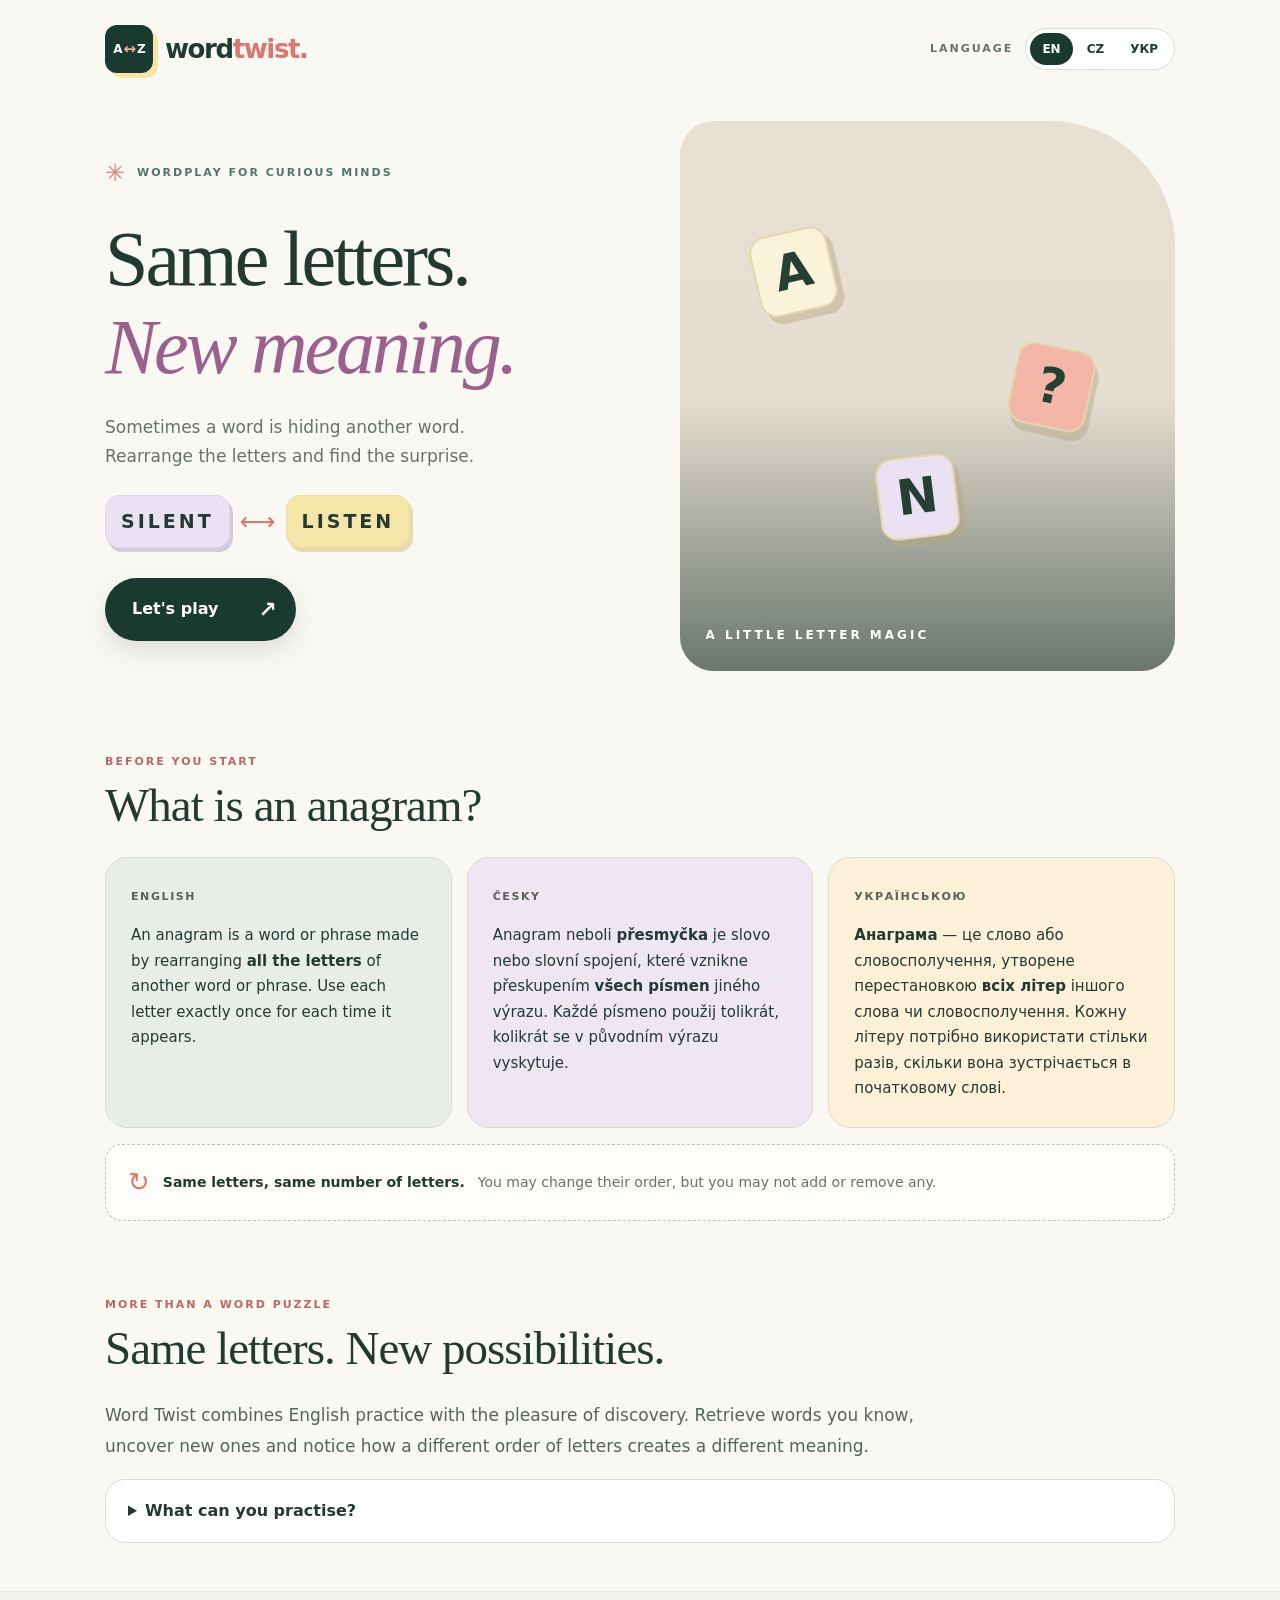
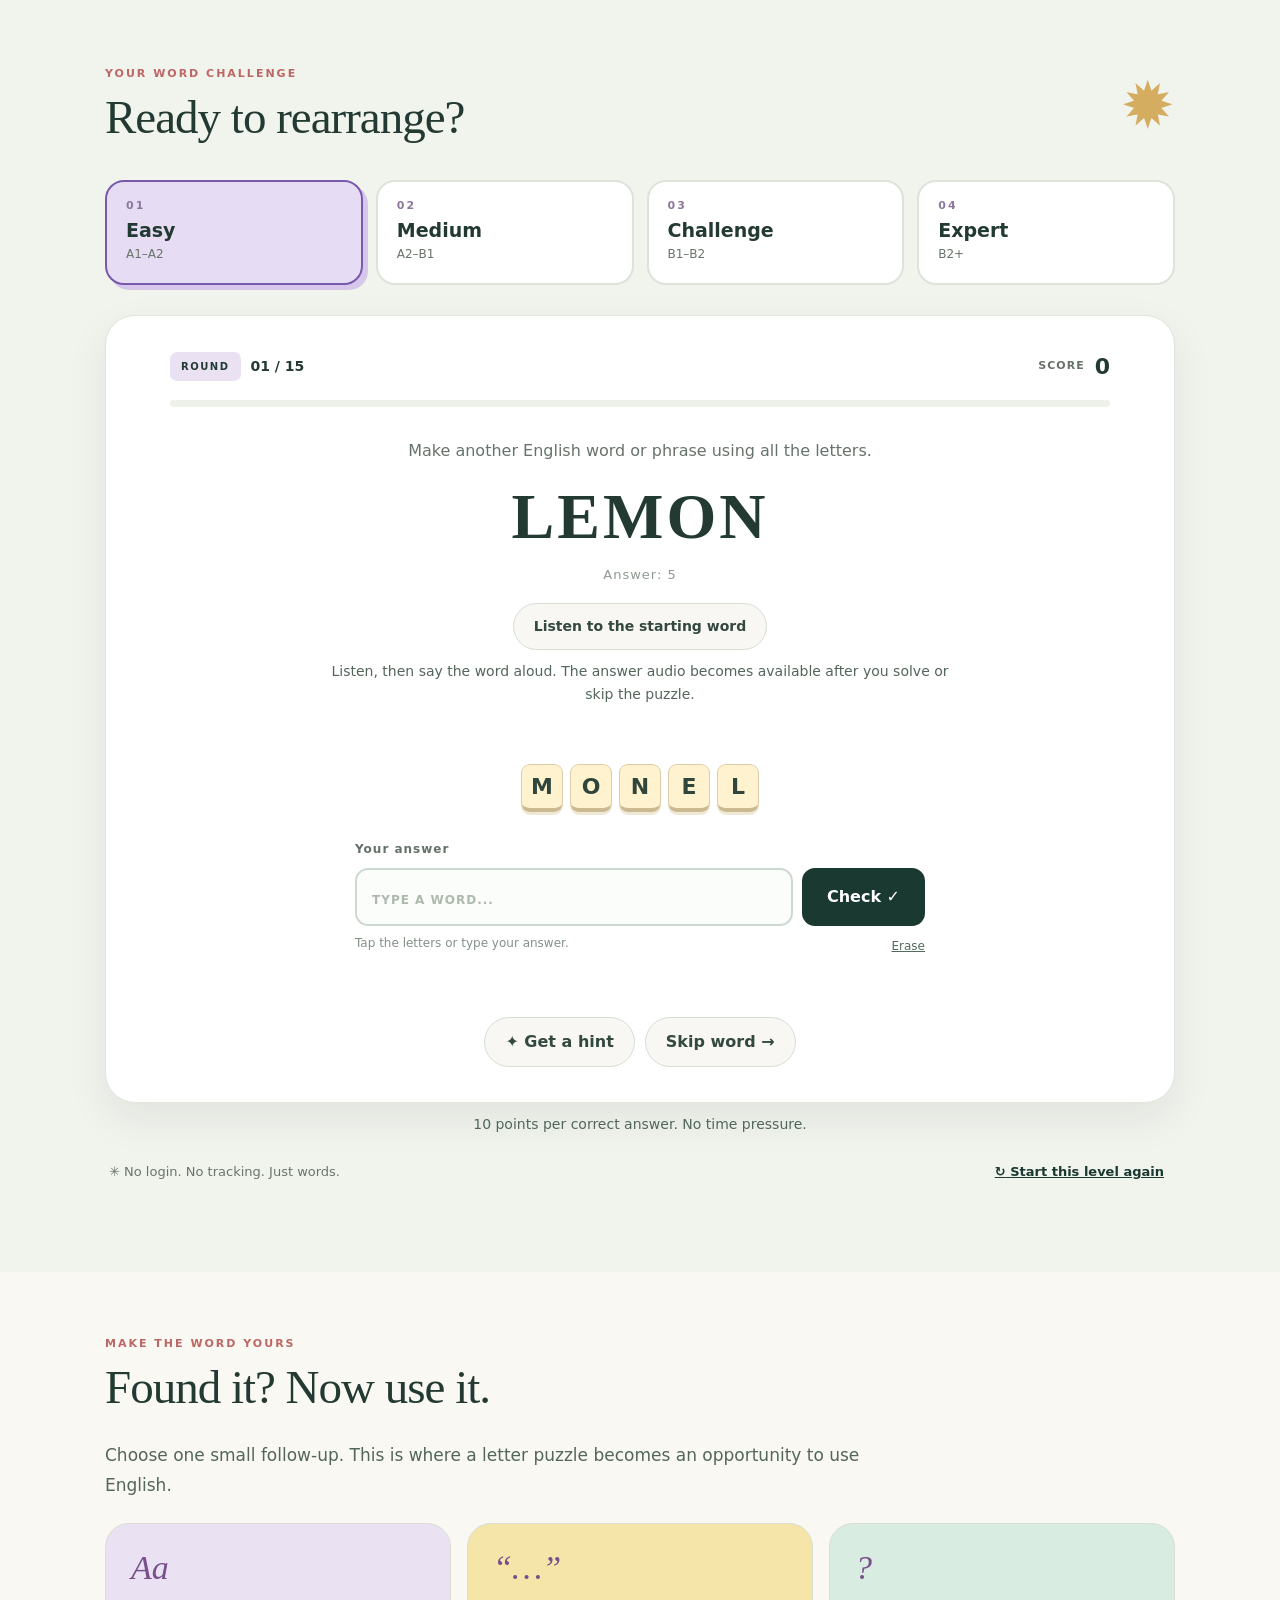
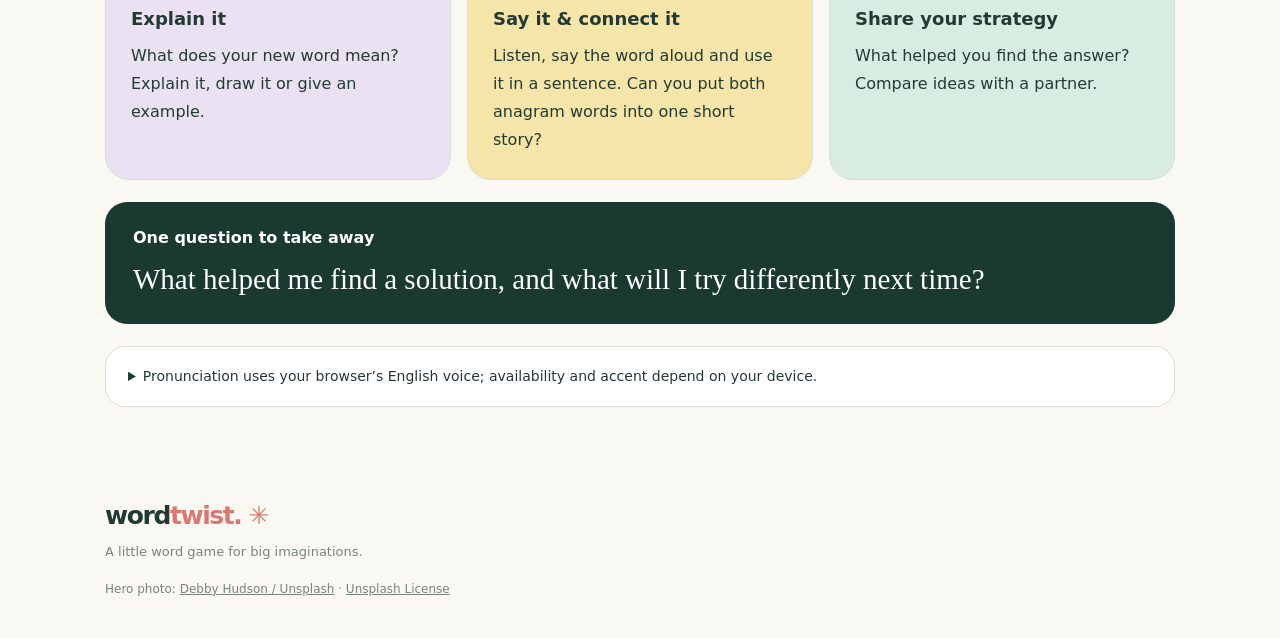
<file: word-twist/index.html>
<!doctype html>
<html lang="en">
<head>
  <meta charset="utf-8">
  <meta name="viewport" content="width=device-width, initial-scale=1">
  <meta name="theme-color" content="#18372f">
  <meta name="description" content="Word Twist — a playful English word game for mixed-level classrooms, with guidance in English, Czech and Ukrainian.">
  <title>Word Twist · Letters have secrets</title>
  <link rel="icon" href="assets/favicon.svg" type="image/svg+xml">
  <link rel="stylesheet" href="styles.css?v=20261124-learning">
  <script src="game.js?v=20261124-learning" defer></script>
</head>
<body>
  <a class="skip-link" href="#game">Skip to game</a>
  <div class="background-sprig sprig-one" aria-hidden="true">✳</div>
  <header class="site-header wrap">
    <a href="#top" class="brand" aria-label="Word Twist homepage">
      <span class="brand-icon" aria-hidden="true"><span>A</span><span>↔</span><span>Z</span></span>
      <span class="brand-name">word<span>twist.</span></span>
    </a>
    <div class="header-actions">
      <span class="micro-label" id="lang-label">LANGUAGE</span>
      <div class="language-switch" role="group" aria-label="Language / Jazyk / Мова">
        <button class="lang-button active" data-lang="en" aria-pressed="true">EN</button>
        <button class="lang-button" data-lang="cs" aria-pressed="false">CZ</button>
        <button class="lang-button" data-lang="uk" aria-pressed="false">УКР</button>
      </div>
    </div>
  </header>

  <main id="top">
    <section class="hero wrap" aria-labelledby="hero-heading">
      <div class="hero-content">
        <div class="eyebrow"><span class="sparkle">✳</span><span data-i18n="eyebrow">WORDPLAY FOR CURIOUS MINDS</span></div>
        <h1 id="hero-heading"><span data-i18n="heroOne">Same letters.</span><br><em data-i18n="heroTwo">New meaning.</em></h1>
        <p class="hero-text" data-i18n="heroText">Sometimes a word is hiding another word. Rearrange the letters and find the surprise.</p>
        <div class="hero-demo" aria-label="SILENT becomes LISTEN">
          <span class="demo-word" aria-label="SILENT">SILENT</span><span class="demo-arrow" aria-hidden="true">⟷</span><span class="demo-word light" aria-label="LISTEN">LISTEN</span>
        </div>
        <a class="primary-cta" href="#game"><span data-i18n="playNow">Let's play</span> <span aria-hidden="true">↗</span></a>
      </div>
      <div class="hero-art" aria-hidden="true">
        <div class="photo-viewport"></div>
        <div class="photo-shade"></div>
        <div class="floating-tile tile-one">A</div>
        <div class="floating-tile tile-two">?</div>
        <div class="floating-tile tile-three">N</div>
        <div class="art-label" data-i18n="artLabel">A LITTLE LETTER MAGIC</div>
      </div>
    </section>

    <section class="guide wrap" aria-labelledby="guide-title">
      <div class="section-heading"><span class="section-tag" data-i18n="beforeStart">BEFORE YOU START</span><h2 id="guide-title" data-i18n="whatAnagram">What is an anagram?</h2></div>
      <div class="definition-grid">
        <article class="definition-card en"><span class="definition-lang">ENGLISH</span><p>An anagram is a word or phrase made by rearranging <strong>all the letters</strong> of another word or phrase. Use each letter exactly once for each time it appears.</p></article>
        <article class="definition-card cs"><span class="definition-lang">ČESKY</span><p>Anagram neboli <strong>přesmyčka</strong> je slovo nebo slovní spojení, které vznikne přeskupením <strong>všech písmen</strong> jiného výrazu. Každé písmeno použij tolikrát, kolikrát se v původním výrazu vyskytuje.</p></article>
        <article class="definition-card uk" lang="uk"><span class="definition-lang">УКРАЇНСЬКОЮ</span><p><strong>Анаграма</strong> — це слово або словосполучення, утворене перестановкою <strong>всіх літер</strong> іншого слова чи словосполучення. Кожну літеру потрібно використати стільки разів, скільки вона зустрічається в початковому слові.</p></article>
      </div>
      <div class="rule-strip"><span class="rule-icon" aria-hidden="true">↻</span><strong data-i18n="ruleStrong">Same letters, same number of letters.</strong><span data-i18n="ruleMore">You may change their order, but you may not add or remove any.</span></div>
    </section>


    <section class="purpose wrap" aria-labelledby="purpose-title">
      <div class="section-heading"><span class="section-tag" data-i18n="purposeTag">MORE THAN A WORD PUZZLE</span><h2 id="purpose-title" data-i18n="purposeTitle">Same letters. New possibilities.</h2></div>
      <p class="purpose-intro" data-i18n="purposeIntro">Word Twist combines English practice with the pleasure of discovery. Retrieve words you know, uncover new ones and notice how a different order of letters creates a different meaning.</p>
      <details class="learning-details"><summary data-i18n="whyDetails">What can you practise?</summary><div class="benefit-grid"><article class="benefit-card"><h3 data-i18n="b1">Vocabulary & spelling</h3><p data-i18n="d1">Look closely at how words are built. Meaning clues connect the written word with what it means.</p></article><article class="benefit-card"><h3 data-i18n="b2">Flexible thinking</h3><p data-i18n="d2">Try combinations, look for patterns and change your approach when an idea does not work.</p></article><article class="benefit-card"><h3 data-i18n="b3">Attention & checking</h3><p data-i18n="d3">Keep track of the letters you use and check your solution against the rules.</p></article><article class="benefit-card"><h3 data-i18n="b4">Independence & persistence</h3><p data-i18n="d4">Try again, choose a hint or move on. A mistake can be the start of another attempt.</p></article><article class="benefit-card"><h3 data-i18n="b5">Motivation & confidence</h3><p data-i18n="d5">Short challenges, immediate feedback and a choice of difficulty make progress visible. There is no timer.</p></article><article class="benefit-card"><h3 data-i18n="b6">Collaboration & communication</h3><p data-i18n="d6">Play with a partner: explain your ideas, compare strategies and learn from each other.</p></article></div></details>
    </section>

    <section class="game-section" id="game" aria-labelledby="game-title">
      <div class="wrap">
        <div class="section-heading game-heading"><div><span class="section-tag" data-i18n="challengeLabel">YOUR WORD CHALLENGE</span><h2 id="game-title" data-i18n="gameTitle">Ready to rearrange?</h2></div><span class="sun-stamp" aria-hidden="true">✹</span></div>
        <div class="level-picker" role="group" aria-label="Choose difficulty">
          <button class="level-button selected" data-level="easy" aria-pressed="true"><span class="level-number">01</span><strong data-i18n="levelEasy">Easy</strong><small>A1–A2</small></button>
          <button class="level-button" data-level="medium" aria-pressed="false"><span class="level-number">02</span><strong data-i18n="levelMedium">Medium</strong><small>A2–B1</small></button>
          <button class="level-button" data-level="hard" aria-pressed="false"><span class="level-number">03</span><strong data-i18n="levelHard">Challenge</strong><small>B1–B2</small></button>
          <button class="level-button" data-level="expert" aria-pressed="false"><span class="level-number">04</span><strong data-i18n="levelExpert">Expert</strong><small>B2+</small></button>
        </div>

        <div class="game-card">
          <div class="game-top"><span class="game-badge" data-i18n="roundLabel">ROUND</span><span id="round-number" class="round-number" aria-live="polite">01 / 12</span><div class="game-top-space"></div><span class="score-label" data-i18n="scoreLabel">SCORE</span><strong id="score" aria-live="polite">0</strong></div>
          <div class="progress-track" aria-label="Round progress"><div id="progress-fill" class="progress-fill"></div></div>
          <p class="instruction" data-i18n="instruction">Make a different English word using all the letters.</p>
          <div class="challenge-word" id="challenge-word" aria-label="Starting word">CAT</div>
          <div class="word-length" id="word-length" aria-label="Answer word lengths">3 letters</div>

          <div class="audio-actions" role="group" aria-label="English pronunciation"><button id="listen-source" class="soft-button" type="button" data-i18n="listenSource">Listen to the starting word</button><button id="listen-answer" class="soft-button hidden" type="button" data-i18n="listenAnswer">Listen to the answer</button><button id="stop-audio" class="text-button hidden" type="button" data-i18n="stopAudio">Stop audio</button></div>
          <p class="audio-help" data-i18n="audioHelp">Listen, then say the word aloud. The answer audio becomes available after you solve or skip the puzzle.</p><p id="audio-status" class="audio-status" role="status" aria-live="polite"></p>
          <div class="letter-rack" id="letter-rack" aria-label="Tap letters to enter an answer"></div>
          <form id="answer-form" class="answer-form" novalidate>
            <label for="answer" data-i18n="answerLabel">Your answer</label>
            <div class="answer-input-row">
              <input id="answer" type="text" maxlength="32" autocomplete="off" autocapitalize="characters" spellcheck="false" enterkeyhint="go" placeholder="TYPE A WORD..." aria-describedby="feedback">
              <button id="check-button" type="submit" class="check-button"><span data-i18n="check">Check</span> <span aria-hidden="true">✓</span></button>
            </div>
            <div class="little-instructions"><span data-i18n="tapOrType">Tap the letters or type your answer.</span><button id="erase-button" type="button" class="text-button" data-i18n="erase">Erase</button></div>
          </form>
          <div id="feedback" class="feedback" role="status" aria-live="polite"></div>
          <div class="game-actions"><button id="hint-button" class="soft-button" type="button"><span aria-hidden="true">✦</span> <span data-i18n="hint">Get a hint</span></button><button id="skip-button" class="soft-button" type="button" data-i18n="skip">Skip word →</button><button id="next-button" class="next-button hidden" type="button"><span data-i18n="next">Next word</span> →</button></div>
        </div>
        <p class="score-note" data-i18n="scoreNote">10 points per correct answer. No time pressure.</p>
        <div class="under-game"><span><span aria-hidden="true">✳</span> <span data-i18n="noLogin">No login. No tracking. Just words.</span></span><button id="restart-button" class="restart-button" type="button"><span aria-hidden="true">↻</span> <span data-i18n="restart">Start this level again</span></button></div>
      </div>
    </section>

    <section class="beyond wrap" aria-labelledby="beyond-title"><div class="section-heading"><span class="section-tag" data-i18n="beyondTag">MAKE THE WORD YOURS</span><h2 id="beyond-title" data-i18n="beyondTitle">Found it? Now use it.</h2></div><p class="purpose-intro" data-i18n="beyondIntro">Choose one small follow-up. This is where a letter puzzle becomes an opportunity to use English.</p><div class="follow-grid"><article class="follow-card"><span class="follow-symbol" aria-hidden="true">Aa</span><h3 data-i18n="use1">Explain it</h3><p data-i18n="use1Text">What does your new word mean? Explain it, draw it or give an example.</p></article><article class="follow-card"><span class="follow-symbol" aria-hidden="true">“…”</span><h3 data-i18n="use2">Say it & connect it</h3><p data-i18n="use2Text">Listen, say the word aloud and use it in a sentence. Can you put both anagram words into one short story?</p></article><article class="follow-card"><span class="follow-symbol" aria-hidden="true">?</span><h3 data-i18n="use3">Share your strategy</h3><p data-i18n="use3Text">What helped you find the answer? Compare ideas with a partner.</p></article></div><aside class="reflection"><h3 data-i18n="reflectTitle">One question to take away</h3><p data-i18n="reflectText">What helped me find a solution, and what will I try differently next time?</p></aside><details class="learning-details small-note"><summary data-i18n="audioNote">Pronunciation uses your browser’s English voice; availability and accent depend on your device.</summary><p data-i18n="dictionaryNote">Found another English anagram? The game checks a prepared word list. Verify your word and meaning in a dictionary and discuss it with your teacher.</p></details></section>
  </main>
  <footer class="footer wrap"><div class="footer-brand">word<span>twist.</span> <span class="footer-dot">✳</span></div><p data-i18n="footerText">A little word game for big imaginations.</p><p class="photo-credit">Hero photo: <a href="https://unsplash.com/photos/a-pile-of-wooden-letters-sitting-on-top-of-a-table-Mq2lhWl54ME" target="_blank" rel="noopener noreferrer">Debby Hudson / Unsplash</a> · <a href="https://unsplash.com/license" target="_blank" rel="noopener noreferrer">Unsplash License</a></p></footer>
</body>
</html>
</file>
<file: word-twist/styles.css>
:root{--cream:#faf8f2;--ink:#233a33;--forest:#1a3931;--muted:#66736b;--lilac:#eae2f3;--peach:#f5aca0;--yellow:#f6e5a8;--mint:#d9ece2;--border:#d7ded3;--shadow:0 16px 44px #20392b12;color-scheme:light}*{box-sizing:border-box}html{scroll-behavior:smooth}body{margin:0;background:var(--cream);color:var(--ink);font-family:ui-sans-serif,system-ui,-apple-system,"Segoe UI",sans-serif;line-height:1.5}button,input{font:inherit}button{cursor:pointer}button:focus-visible,a:focus-visible,input:focus-visible{outline:3px solid #bd624c;outline-offset:3px}a{color:inherit}.wrap{max-width:1120px;margin:0 auto;padding-left:25px;padding-right:25px}.hidden{display:none!important}.skip-link{position:absolute;top:-90px;left:20px;z-index:20;background:white;padding:12px}.skip-link:focus{top:15px}.background-sprig{position:absolute;opacity:.07;font-size:240px;pointer-events:none;color:#6d866e;top:160px;right:-48px;z-index:-1}.site-header{display:flex;justify-content:space-between;align-items:center;padding-top:25px;padding-bottom:20px;gap:12px}.brand{display:flex;align-items:center;gap:12px;text-decoration:none}.brand-name,.footer-brand{font-weight:850;letter-spacing:-1.4px;font-size:26px}.brand-name span,.footer-brand span:not(.footer-dot){color:#d97770}.brand-icon{width:48px;height:48px;position:relative;display:flex;align-items:center;justify-content:center;border-radius:12px;background:var(--forest);color:#fff;font-size:12px;font-weight:900;letter-spacing:-1px;box-shadow:5px 5px 0 var(--yellow)}.brand-icon span:nth-child(2){font-size:15px;color:var(--peach);margin:0 2px}.header-actions{display:flex;align-items:center;gap:12px}.micro-label,.eyebrow,.section-tag{font-size:11px;font-weight:800;letter-spacing:2px}.micro-label{color:var(--muted)}.language-switch{display:flex;padding:4px;border:1px solid var(--border);border-radius:30px;background:#fff;gap:2px}.lang-button{border:0;background:none;border-radius:30px;padding:7px 12px;font-weight:800;color:var(--ink);font-size:12px}.lang-button.active{background:var(--forest);color:#fff}.hero{display:grid;grid-template-columns:1fr .9fr;align-items:stretch;min-height:480px;margin-top:20px;gap:24px}.hero-content{padding:42px 0 42px 0;position:relative}.eyebrow{color:#52756b;display:flex;align-items:center;gap:10px}.sparkle{color:#e27b6f;font-size:24px}.hero h1{font-family:Georgia,"Times New Roman",serif;font-size:clamp(47px,6.2vw,78px);font-weight:normal;letter-spacing:-3px;line-height:1.13;margin:24px 0 22px}.hero h1 em{color:#9b608d;font-weight:normal}.hero-text{font-size:17px;max-width:450px;color:#65736a;line-height:1.7}.hero-demo{display:flex;align-items:center;gap:10px;margin:24px 0 30px;flex-wrap:wrap}.demo-word{font-size:19px;letter-spacing:3px;font-weight:900;background:var(--lilac);border:1px solid #e0d5e9;padding:11px 15px;border-radius:14px;box-shadow:3px 4px 0 #d4c9e1}.demo-word.light{background:var(--yellow);border-color:#ebdcab;box-shadow:3px 4px 0 #e6d9b0}.demo-arrow{font-size:25px;color:#d57970}.primary-cta{display:inline-flex;gap:40px;align-items:center;justify-content:space-between;background:var(--forest);color:white;text-decoration:none;font-weight:800;padding:15px 19px 15px 27px;border-radius:40px;min-width:190px;box-shadow:0 10px 21px #1a393120}.primary-cta span:last-child{font-size:22px}.primary-cta:hover{transform:translateY(-2px)}.hero-art{margin-top:8px;margin-bottom:12px;min-height:450px;position:relative;overflow:hidden;border-radius:34px 125px 34px 34px;background:#e7ded2;isolation:isolate}.photo-viewport{position:absolute;inset:0;background-image:url('https://images.unsplash.com/photo-1723478859294-c460b031b979?auto=format&fit=crop&w=1200&q=82');background-position:center;background-size:cover}.photo-shade{position:absolute;inset:0;background:linear-gradient(180deg,#f2e8e02c,transparent 50%,#203a33a1)}.floating-tile{position:absolute;display:grid;place-items:center;width:79px;height:82px;border-radius:17px;font-size:49px;font-weight:850;background:#faf2d9;color:#253f33;box-shadow:5px 8px 0 #b5a58277;border:2px solid #e6d6af}.tile-one{top:20%;left:15%;transform:rotate(-13deg)}.tile-two{top:41%;right:17%;background:#f4b6a6;transform:rotate(12deg)}.tile-three{top:61%;left:40%;background:var(--lilac);transform:rotate(-7deg)}.art-label{position:absolute;bottom:27px;left:26px;color:#fff;letter-spacing:3px;font-weight:900;font-size:12px}.guide{padding-top:65px;padding-bottom:70px}.section-heading{margin-bottom:26px}.section-tag{color:#bd6764}.section-heading h2{font:normal clamp(32px,4vw,47px)/1.1 Georgia,serif;letter-spacing:-1px;margin:8px 0}.definition-grid{display:grid;grid-template-columns:repeat(3,1fr);gap:15px}.definition-card{border-radius:22px;padding:25px;border:1px solid #d5ddd2;min-height:207px;background:white}.definition-card.en{background:#e7eee7}.definition-card.cs{background:#eee6f3}.definition-card.uk{background:#fcf0d8}.definition-lang{font-size:11px;font-weight:900;letter-spacing:1.6px;color:#566558}.definition-card p{font-size:15px;line-height:1.7;margin-top:16px;margin-bottom:0}.rule-strip{margin-top:16px;padding:18px 22px;display:flex;gap:13px;align-items:center;background:#fefdf9;border:1px dashed #b6c4b9;border-radius:17px;font-size:14px}.rule-icon{font-size:26px;color:#d87a6d}.rule-strip strong{white-space:nowrap}.rule-strip span:last-child{color:var(--muted)}.game-section{padding:65px 0 83px;background:#f1f3ed;border-top:1px solid #e5e9e2}.game-heading{display:flex;justify-content:space-between;align-items:center}.sun-stamp{font-size:65px;color:#d4ad61}.level-picker{display:grid;grid-template-columns:repeat(4,1fr);gap:13px;margin:26px 0}.level-button{position:relative;text-align:left;background:#fff;border:2px solid #dde3d9;border-radius:19px;padding:16px 19px;min-height:105px;color:var(--ink);display:flex;flex-direction:column;gap:1px;transition:transform .16s,border .16s}.level-button:hover{transform:translateY(-2px)}.level-button.selected{background:#e6dcf3;border-color:#7859ad;box-shadow:5px 5px 0 #d7c7eb}.level-number{font-weight:900;color:#8b789c;font-size:11px;letter-spacing:2px}.level-button strong{font-size:19px}.level-button small{color:#67756a;font-size:12px}.game-card{margin-top:30px;background:#fff;border:1px solid #e0e5dd;border-radius:30px;padding:34px clamp(20px,5vw,65px) 35px;box-shadow:var(--shadow)}.game-top{display:flex;align-items:center;gap:10px;font-size:14px}.game-badge{font-size:10px;letter-spacing:1.5px;font-weight:850;background:var(--lilac);padding:7px 11px;border-radius:7px}.round-number{font-weight:850}.game-top-space{flex:1}.score-label{font-size:11px;letter-spacing:1px;color:var(--muted);font-weight:900}.game-top strong{font-size:22px}.progress-track{height:7px;border-radius:20px;margin:17px 0 32px;background:#edf1ea;overflow:hidden}.progress-fill{height:100%;background:#b38bc0;border-radius:20px;transition:width .35s;width:0}.instruction{text-align:center;font-size:16px;color:#66736b;margin:0 0 14px}.challenge-word{font-family:Georgia,serif;font-weight:700;font-size:clamp(39px,7vw,64px);letter-spacing:3px;text-align:center;word-break:break-word;line-height:1.25}.word-length{text-align:center;color:#8e9990;font-size:13px;letter-spacing:1px;margin-top:8px}.letter-rack{display:flex;justify-content:center;flex-wrap:wrap;gap:7px;margin:25px auto 28px;max-width:700px}.letter-tile{width:42px;height:48px;display:grid;place-items:center;border:1px solid #dccdaa;border-bottom:4px solid #cbb990;border-radius:9px;background:#fff2ce;color:#30463c;font-weight:900;font-size:22px;box-shadow:0 3px 0 #f0e8d6}.letter-tile:disabled{opacity:.23;cursor:default}.letter-tile:hover:not(:disabled){background:#ffe8ad;transform:translateY(-2px)}.answer-form{max-width:570px;margin:auto}.answer-form label{display:block;font-size:12px;font-weight:850;letter-spacing:1px;color:#627269;margin-bottom:10px}.answer-input-row{display:flex;gap:9px}.answer-input-row input{flex:1;min-width:0;width:100%;border:2px solid #cdd9cf;border-radius:13px;background:#fafdf9;font-size:19px;font-weight:800;letter-spacing:1.5px;padding:13px 15px;color:var(--forest);text-transform:uppercase}.answer-input-row input::placeholder{font-size:12px;color:#aeb9ae;letter-spacing:1px;font-weight:700}.check-button{background:var(--forest);border:2px solid var(--forest);border-radius:13px;padding:12px 23px;color:white;font-weight:850}.check-button:hover{background:#2a5547}.little-instructions{display:flex;justify-content:space-between;gap:12px;margin-top:8px;font-size:12px;color:#829187}.text-button{border:0;background:none;padding:3px 0;text-decoration:underline;color:#526b5e}.feedback{min-height:59px;text-align:center;padding:16px;font-weight:700;font-size:14px;line-height:1.45}.feedback.success{color:#23744a}.feedback.error{color:#b74849}.feedback.info{color:#74518a}.game-actions{display:flex;justify-content:center;align-items:center;gap:10px;flex-wrap:wrap}.soft-button,.next-button{padding:12px 20px;background:#f8f7f4;border:1px solid #d6ded2;border-radius:99px;color:#33483f;font-weight:800}.soft-button:hover{background:#eee9f2}.next-button{background:#e1d1ee;border-color:#c5a8df}.under-game{display:flex;justify-content:space-between;align-items:center;flex-wrap:wrap;gap:15px;margin:19px 4px 0;font-size:13px;color:#6a756c}.restart-button{border:0;background:transparent;color:var(--forest);font-weight:800;text-decoration:underline;padding:7px}.footer{padding-top:35px;padding-bottom:40px;display:flex;gap:8px;flex-direction:column}.footer-brand{font-size:25px}.footer-dot{color:#d97b6d}.footer p{margin:0;color:#78847a;font-size:13px}.footer .photo-credit{margin-top:10px;font-size:12px}.footer a:hover{text-decoration:none}body.is-complete .game-card{border-color:#c6b1dc}.done-icon{font-size:44px;color:#9475b2;line-height:1.2}
@media(max-width:850px){.hero{grid-template-columns:1fr .8fr;min-height:405px}.hero-content{padding-top:20px}.hero h1{font-size:51px}.hero-art{min-height:360px}.definition-grid{grid-template-columns:1fr}.definition-card{min-height:auto}.definition-card p{margin-top:9px}.rule-strip{align-items:flex-start}.rule-strip strong{white-space:normal}}
@media(max-width:630px){.wrap{padding-left:18px;padding-right:18px}.site-header{padding-top:17px}.brand-name{font-size:21px}.brand-icon{width:39px;height:39px}.micro-label{display:none}.lang-button{padding:7px 9px}.hero{grid-template-columns:1fr;gap:0;margin-top:5px;min-height:0}.hero-content{padding-top:25px;padding-bottom:25px}.hero h1{font-size:clamp(44px,11vw,62px);margin:18px 0}.hero-text{font-size:15px}.hero-demo{margin:23px 0}.demo-word{letter-spacing:2px;font-size:16px;padding:9px 11px}.hero-art{min-height:205px;max-height:205px;border-radius:24px 76px 24px 24px}.art-label{font-size:10px}.floating-tile{width:50px;height:54px;font-size:30px}.guide{padding-top:40px;padding-bottom:45px}.definition-card{padding:18px}.rule-strip{display:block}.rule-icon{float:left;margin-right:8px}.rule-strip strong{display:inline}.game-section{padding:45px 0 65px}.sun-stamp{font-size:44px}.level-picker{grid-template-columns:repeat(2,1fr);gap:10px}.level-button{min-height:90px;padding:13px 15px}.level-button strong{font-size:17px}.game-card{padding:23px 17px;border-radius:22px}.letter-rack{gap:5px}.letter-tile{width:34px;height:39px;font-size:17px;border-radius:7px}.answer-input-row{gap:6px}.answer-input-row input{font-size:16px;padding:12px}.check-button{padding:10px 13px}.challenge-word{font-size:42px}.game-actions{gap:7px}.soft-button,.next-button{padding:10px 13px;font-size:13px}.under-game{font-size:12px}}
@media(prefers-reduced-motion:reduce){html{scroll-behavior:auto}*,*:before,*:after{animation-duration:.01ms!important;transition-duration:.01ms!important}}
/* Keep decorative shapes from causing horizontal scrolling on small phones. */
body{overflow-x:clip}
@media(max-width:350px){.site-header{gap:5px}.brand{gap:7px}.brand-name{font-size:18px;letter-spacing:-1px}.brand-icon{width:34px;height:34px}.lang-button{padding:6px 7px;font-size:11px}}
@media(max-width:630px){.background-sprig{display:none}}
/* Decorative background glyph is intentionally omitted: avoid page overflow on tablets. */
.background-sprig{display:none}
/* Learning purpose and word-use prompts follow the established palette. */
.purpose{padding-top:0;padding-bottom:48px}.purpose-intro{max-width:820px;font-size:17px;line-height:1.8;color:#52665a}.learning-details{border:1px solid var(--border);border-radius:20px;padding:19px 22px;background:#fff}.learning-details summary{cursor:pointer;font-weight:750;font-size:16px}.benefit-grid,.follow-grid{display:grid;grid-template-columns:repeat(3,minmax(0,1fr));gap:16px;margin:22px 0 4px}.benefit-card{border-radius:17px;padding:21px;background:var(--mint)}.benefit-card:nth-child(3n+2){background:var(--lilac)}.benefit-card:nth-child(3n){background:#fbebd2}.benefit-card h3,.follow-card h3{font-size:18px;margin:0 0 10px}.benefit-card p,.follow-card p{font-size:16px;margin:0;line-height:1.75}.beyond{padding-top:58px;padding-bottom:55px}.follow-card{border:1px solid var(--border);border-radius:24px;padding:25px;background:var(--lilac)}.follow-card:nth-child(2){background:var(--yellow)}.follow-card:nth-child(3){background:var(--mint)}.follow-symbol{display:block;font:italic 34px Georgia,serif;color:#78508b;margin-bottom:18px}.reflection{margin:22px 0;background:var(--forest);color:#fff;padding:24px 28px;border-radius:22px}.reflection h3{font-size:16px;margin:0 0 8px}.reflection p{font:normal clamp(22px,3vw,29px)/1.45 Georgia,serif;margin:0}.audio-actions{display:flex;flex-wrap:wrap;gap:9px;justify-content:center;margin-top:18px}.audio-actions button{font-size:14px}.audio-actions button:disabled{opacity:.6;cursor:default}.audio-help,.audio-status,.score-note{font-size:14px;text-align:center;color:#52665a;max-width:620px;margin:10px auto;line-height:1.65}.audio-status{min-height:1.65em;margin:0 auto}.small-note{font-size:14px}.small-note summary{font-size:14px;font-weight:500}.small-note p{line-height:1.7}summary:focus-visible{outline:3px solid #bd624c;outline-offset:5px}@media(max-width:850px){.benefit-grid{grid-template-columns:repeat(2,minmax(0,1fr))}}@media(max-width:630px){.benefit-grid,.follow-grid{grid-template-columns:1fr}.purpose{padding-bottom:35px}.beyond{padding-top:38px;padding-bottom:35px}.purpose-intro{font-size:16px}.learning-details{padding:17px}.reflection{padding:21px}.audio-actions .soft-button{font-size:14px;padding:10px 13px}}
</file>
